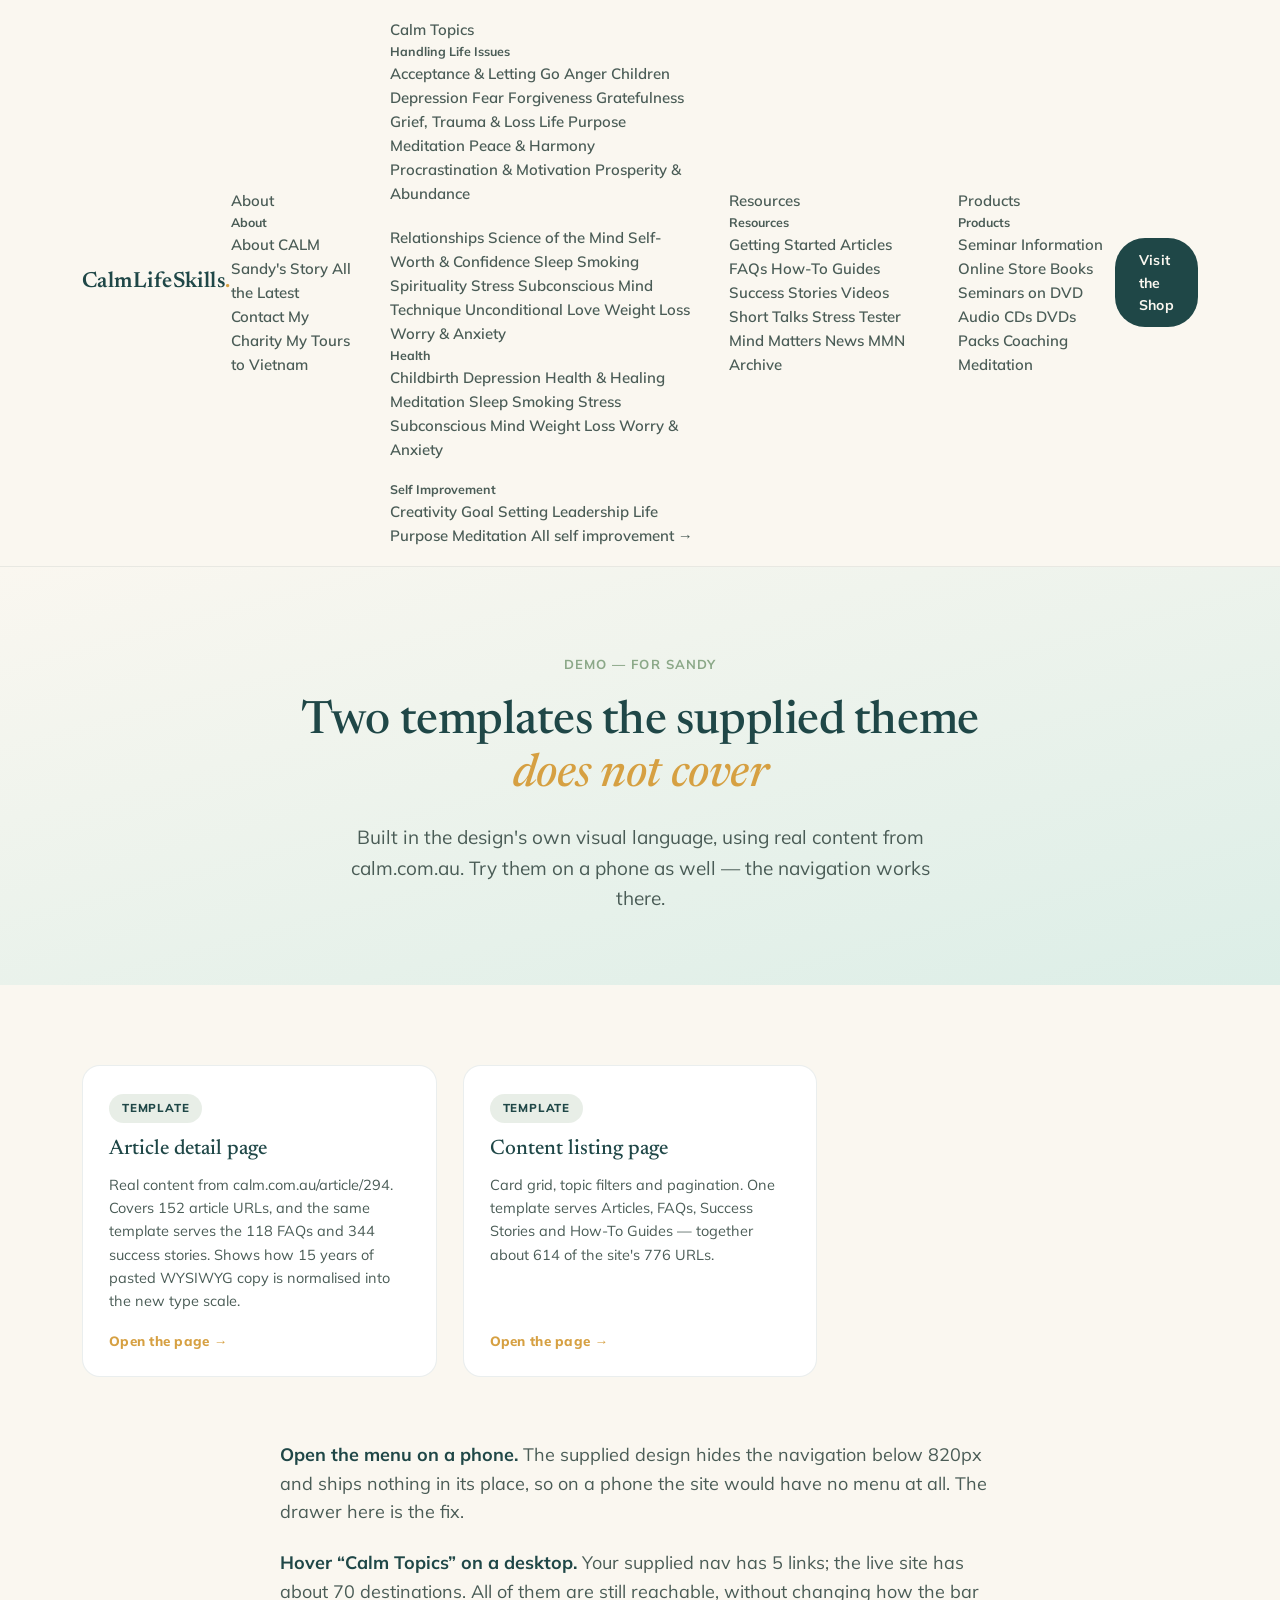
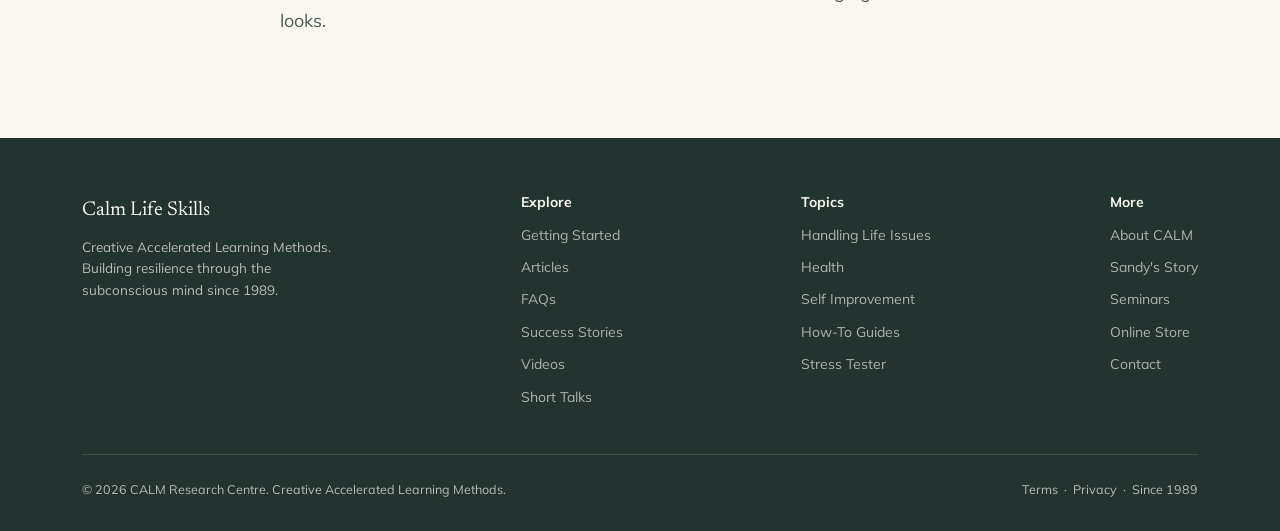
<file: index.html>
<!DOCTYPE html>
<html lang="en">
<head>
<meta charset="UTF-8">
<meta name="viewport" content="width=device-width, initial-scale=1.0">
<title>CALM design refresh — template demo</title>
<meta name="description" content="Article and listing templates built in the supplied CALM theme." />
<link rel="preconnect" href="https://fonts.googleapis.com">
<link rel="preconnect" href="https://fonts.gstatic.com" crossorigin>
<link href="https://fonts.googleapis.com/css2?family=Newsreader:ital,opsz,wght@0,72,400;0,72,500;0,72,600;1,72,400;1,72,500&family=Mulish:wght@400;500;600;700;800&display=swap" rel="stylesheet">
<link href="assets/calm-theme.css" rel="stylesheet">
</head>
<body>
<a class="skip-link" href="#main">Skip to content</a>

<div class="topbar">
  <div class="topbar-inner">
    <a href="https://www.calm.com.au/" class="logo">CalmLifeSkills<span>.</span></a>

    <nav class="nav-links" aria-label="Main">
      <div class="has-mega">
        <a href="https://www.calm.com.au/about">About</a>
        <div class="mega cols-1">
          <div>
            <h5>About</h5>
          <a href="https://www.calm.com.au/about/calm">About CALM</a>
          <a href="https://www.calm.com.au/about/sandy-macgregor">Sandy&#x27;s Story</a>
          <a href="https://www.calm.com.au/about/all-the-latest">All the Latest</a>
          <a href="https://www.calm.com.au/about/contact">Contact</a>
          <a href="https://www.calm.com.au/charity-and-others/my-charity">My Charity</a>
          <a href="https://www.calm.com.au/charity-and-others/tours-to-vietnam">My Tours to Vietnam</a>
          </div>
        </div>
      </div>

      <div class="has-mega">
        <a href="https://www.calm.com.au/topics">Calm Topics</a>
        <div class="mega cols-3">
          <div>
            <h5>Handling Life Issues</h5>
          <a href="https://www.calm.com.au/handling-life-issues/acceptance-and-letting-go">Acceptance &amp; Letting Go</a>
          <a href="https://www.calm.com.au/handling-life-issues/dealing-with-anger">Anger</a>
          <a href="https://www.calm.com.au/handling-life-issues/children">Children</a>
          <a href="https://www.calm.com.au/handling-life-issues/moving-through-depression">Depression</a>
          <a href="https://www.calm.com.au/handling-life-issues/stop-fear">Fear</a>
          <a href="https://www.calm.com.au/handling-life-issues/forgiveness">Forgiveness</a>
          <a href="https://www.calm.com.au/handling-life-issues/gratefulness">Gratefulness</a>
          <a href="https://www.calm.com.au/handling-life-issues/grief-trauma-loss">Grief, Trauma &amp; Loss</a>
          <a href="https://www.calm.com.au/handling-life-issues/life-purpose">Life Purpose</a>
          <a href="https://www.calm.com.au/handling-life-issues/meditation">Meditation</a>
          <a href="https://www.calm.com.au/handling-life-issues/peace-and-harmony">Peace &amp; Harmony</a>
          <a href="https://www.calm.com.au/handling-life-issues/procrastination-and-motivation">Procrastination &amp; Motivation</a>
          <a href="https://www.calm.com.au/handling-life-issues/prosperity-and-abundance">Prosperity &amp; Abundance</a>
          </div>
          <div>
            <h5>&nbsp;</h5>
          <a href="https://www.calm.com.au/handling-life-issues/improving-relationships">Relationships</a>
          <a href="https://www.calm.com.au/handling-life-issues/science-of-the-mind">Science of the Mind</a>
          <a href="https://www.calm.com.au/handling-life-issues/self-worth-and-confidence">Self-Worth &amp; Confidence</a>
          <a href="https://www.calm.com.au/handling-life-issues/sleep-made-easy">Sleep</a>
          <a href="https://www.calm.com.au/handling-life-issues/quit-smoking">Smoking</a>
          <a href="https://www.calm.com.au/handling-life-issues/spirituality">Spirituality</a>
          <a href="https://www.calm.com.au/handling-life-issues/stress">Stress</a>
          <a href="https://www.calm.com.au/handling-life-issues/subconscious-mind">Subconscious Mind</a>
          <a href="https://www.calm.com.au/handling-life-issues/technique">Technique</a>
          <a href="https://www.calm.com.au/handling-life-issues/unconditional-love">Unconditional Love</a>
          <a href="https://www.calm.com.au/handling-life-issues/weight-loss">Weight Loss</a>
          <a href="https://www.calm.com.au/handling-life-issues/worry-and-anxiety">Worry &amp; Anxiety</a>
          </div>
          <div>
            <h5>Health</h5>
          <a href="https://www.calm.com.au/health/labour-and-childbirth">Childbirth</a>
          <a href="https://www.calm.com.au/health/moving-through-depression">Depression</a>
          <a href="https://www.calm.com.au/health/health-and-healing">Health &amp; Healing</a>
          <a href="https://www.calm.com.au/health/meditation">Meditation</a>
          <a href="https://www.calm.com.au/health/sleep-made-easy">Sleep</a>
          <a href="https://www.calm.com.au/health/quit-smoking">Smoking</a>
          <a href="https://www.calm.com.au/health/stress">Stress</a>
          <a href="https://www.calm.com.au/health/subconscious-mind">Subconscious Mind</a>
          <a href="https://www.calm.com.au/health/weight-loss">Weight Loss</a>
          <a href="https://www.calm.com.au/health/worry-and-anxiety">Worry &amp; Anxiety</a>
            <h5 style="margin-top:18px">Self Improvement</h5>
          <a href="https://www.calm.com.au/self-improvement/enhancing-creativity">Creativity</a>
          <a href="https://www.calm.com.au/self-improvement/goal-setting">Goal Setting</a>
          <a href="https://www.calm.com.au/self-improvement/personal-leadership">Leadership</a>
          <a href="https://www.calm.com.au/self-improvement/life-purpose">Life Purpose</a>
          <a href="https://www.calm.com.au/self-improvement/meditation">Meditation</a>
            <a href="https://www.calm.com.au/self-improvement">All self improvement &rarr;</a>
          </div>
        </div>
      </div>

      <div class="has-mega">
        <a href="https://www.calm.com.au/resources">Resources</a>
        <div class="mega cols-1">
          <div>
            <h5>Resources</h5>
          <a href="https://www.calm.com.au/getting-started/">Getting Started</a>
          <a href="https://www.calm.com.au/articles">Articles</a>
          <a href="https://www.calm.com.au/faq">FAQs</a>
          <a href="https://www.calm.com.au/how-to-guides">How-To Guides</a>
          <a href="https://www.calm.com.au/success-stories">Success Stories</a>
          <a href="https://www.calm.com.au/videos">Videos</a>
          <a href="https://www.calm.com.au/short-talks">Short Talks</a>
          <a href="https://www.calm.com.au/stress-test">Stress Tester</a>
          <a href="https://www.calm.com.au/mmn/signup">Mind Matters News</a>
          <a href="https://www.calm.com.au/mmn/archive">MMN Archive</a>
          </div>
        </div>
      </div>

      <div class="has-mega">
        <a href="https://www.calm.com.au/shop">Products</a>
        <div class="mega cols-1">
          <div>
            <h5>Products</h5>
          <a href="https://www.calm.com.au/seminars">Seminar Information</a>
          <a href="https://shop.calm.com.au/">Online Store</a>
          <a href="https://shop.calm.com.au/collections/books">Books</a>
          <a href="https://shop.calm.com.au/collections/seminar">Seminars on DVD</a>
          <a href="https://shop.calm.com.au/collections/audio">Audio CDs</a>
          <a href="https://shop.calm.com.au/collections/dvd">DVDs</a>
          <a href="https://shop.calm.com.au/collections/packs">Packs</a>
          <a href="https://shop.calm.com.au/collections/personal-coaching">Coaching</a>
          <a href="https://shop.calm.com.au/collections/meditation">Meditation</a>
          </div>
        </div>
      </div>
    </nav>

    <a href="https://shop.calm.com.au/" class="nav-cta">Visit the Shop</a>

    <button class="nav-toggle" aria-label="Open menu" aria-expanded="false"
            aria-controls="site-drawer" data-drawer-open>
      <span></span><span></span><span></span>
    </button>
  </div>
</div>

<div class="drawer" id="site-drawer">
  <div class="drawer-scrim" data-drawer-close></div>
  <div class="drawer-panel" role="dialog" aria-modal="true" aria-label="Menu">
    <div class="drawer-head">
      <span class="logo">CalmLifeSkills<span>.</span></span>
      <button class="drawer-close" aria-label="Close menu" data-drawer-close>
        &times;
      </button>
    </div>

    <a class="drawer-link" href="https://www.calm.com.au/">Home</a>

    <details>
      <summary>About</summary>
      <div class="drawer-sub">
        <a href="https://www.calm.com.au/about/calm">About CALM</a>
        <a href="https://www.calm.com.au/about/sandy-macgregor">Sandy&#x27;s Story</a>
        <a href="https://www.calm.com.au/about/all-the-latest">All the Latest</a>
        <a href="https://www.calm.com.au/about/contact">Contact</a>
        <a href="https://www.calm.com.au/charity-and-others/my-charity">My Charity</a>
        <a href="https://www.calm.com.au/charity-and-others/tours-to-vietnam">My Tours to Vietnam</a>
      </div>
    </details>

    <details>
      <summary>Calm Topics</summary>
      <div class="drawer-sub">
        <h5>Handling Life Issues</h5>
        <a href="https://www.calm.com.au/handling-life-issues/acceptance-and-letting-go">Acceptance &amp; Letting Go</a>
        <a href="https://www.calm.com.au/handling-life-issues/dealing-with-anger">Anger</a>
        <a href="https://www.calm.com.au/handling-life-issues/children">Children</a>
        <a href="https://www.calm.com.au/handling-life-issues/moving-through-depression">Depression</a>
        <a href="https://www.calm.com.au/handling-life-issues/stop-fear">Fear</a>
        <a href="https://www.calm.com.au/handling-life-issues/forgiveness">Forgiveness</a>
        <a href="https://www.calm.com.au/handling-life-issues/gratefulness">Gratefulness</a>
        <a href="https://www.calm.com.au/handling-life-issues/grief-trauma-loss">Grief, Trauma &amp; Loss</a>
        <a href="https://www.calm.com.au/handling-life-issues/life-purpose">Life Purpose</a>
        <a href="https://www.calm.com.au/handling-life-issues/meditation">Meditation</a>
        <a href="https://www.calm.com.au/handling-life-issues/peace-and-harmony">Peace &amp; Harmony</a>
        <a href="https://www.calm.com.au/handling-life-issues/procrastination-and-motivation">Procrastination &amp; Motivation</a>
        <a href="https://www.calm.com.au/handling-life-issues/prosperity-and-abundance">Prosperity &amp; Abundance</a>
        <a href="https://www.calm.com.au/handling-life-issues/improving-relationships">Relationships</a>
        <a href="https://www.calm.com.au/handling-life-issues/science-of-the-mind">Science of the Mind</a>
        <a href="https://www.calm.com.au/handling-life-issues/self-worth-and-confidence">Self-Worth &amp; Confidence</a>
        <a href="https://www.calm.com.au/handling-life-issues/sleep-made-easy">Sleep</a>
        <a href="https://www.calm.com.au/handling-life-issues/quit-smoking">Smoking</a>
        <a href="https://www.calm.com.au/handling-life-issues/spirituality">Spirituality</a>
        <a href="https://www.calm.com.au/handling-life-issues/stress">Stress</a>
        <a href="https://www.calm.com.au/handling-life-issues/subconscious-mind">Subconscious Mind</a>
        <a href="https://www.calm.com.au/handling-life-issues/technique">Technique</a>
        <a href="https://www.calm.com.au/handling-life-issues/unconditional-love">Unconditional Love</a>
        <a href="https://www.calm.com.au/handling-life-issues/weight-loss">Weight Loss</a>
        <a href="https://www.calm.com.au/handling-life-issues/worry-and-anxiety">Worry &amp; Anxiety</a>
        <h5>Health</h5>
        <a href="https://www.calm.com.au/health/labour-and-childbirth">Childbirth</a>
        <a href="https://www.calm.com.au/health/moving-through-depression">Depression</a>
        <a href="https://www.calm.com.au/health/health-and-healing">Health &amp; Healing</a>
        <a href="https://www.calm.com.au/health/meditation">Meditation</a>
        <a href="https://www.calm.com.au/health/sleep-made-easy">Sleep</a>
        <a href="https://www.calm.com.au/health/quit-smoking">Smoking</a>
        <a href="https://www.calm.com.au/health/stress">Stress</a>
        <a href="https://www.calm.com.au/health/subconscious-mind">Subconscious Mind</a>
        <a href="https://www.calm.com.au/health/weight-loss">Weight Loss</a>
        <a href="https://www.calm.com.au/health/worry-and-anxiety">Worry &amp; Anxiety</a>
        <h5>Self Improvement</h5>
        <a href="https://www.calm.com.au/self-improvement/enhancing-creativity">Creativity</a>
        <a href="https://www.calm.com.au/self-improvement/goal-setting">Goal Setting</a>
        <a href="https://www.calm.com.au/self-improvement/personal-leadership">Leadership</a>
        <a href="https://www.calm.com.au/self-improvement/life-purpose">Life Purpose</a>
        <a href="https://www.calm.com.au/self-improvement/meditation">Meditation</a>
        <a href="https://www.calm.com.au/self-improvement/memory-and-learning">Memory</a>
        <a href="https://www.calm.com.au/self-improvement/prosperity-and-abundance">Prosperity &amp; Abundance</a>
        <a href="https://www.calm.com.au/self-improvement/sales-and-productivity">Sales &amp; Productivity</a>
        <a href="https://www.calm.com.au/self-improvement/science-of-the-mind">Science of the Mind</a>
        <a href="https://www.calm.com.au/self-improvement/self-worth-and-confidence">Self-Worth &amp; Confidence</a>
        <a href="https://www.calm.com.au/self-improvement/spirituality">Spirituality</a>
        <a href="https://www.calm.com.au/self-improvement/sports">Sports</a>
        <a href="https://www.calm.com.au/self-improvement/subconscious-mind">Subconscious Mind</a>
        <a href="https://www.calm.com.au/self-improvement/technique">Technique</a>
      </div>
    </details>

    <details>
      <summary>Resources</summary>
      <div class="drawer-sub">
        <a href="https://www.calm.com.au/getting-started/">Getting Started</a>
        <a href="https://www.calm.com.au/articles">Articles</a>
        <a href="https://www.calm.com.au/faq">FAQs</a>
        <a href="https://www.calm.com.au/how-to-guides">How-To Guides</a>
        <a href="https://www.calm.com.au/success-stories">Success Stories</a>
        <a href="https://www.calm.com.au/videos">Videos</a>
        <a href="https://www.calm.com.au/short-talks">Short Talks</a>
        <a href="https://www.calm.com.au/stress-test">Stress Tester</a>
        <a href="https://www.calm.com.au/mmn/signup">Mind Matters News</a>
        <a href="https://www.calm.com.au/mmn/archive">MMN Archive</a>
      </div>
    </details>

    <details>
      <summary>Products</summary>
      <div class="drawer-sub">
        <a href="https://www.calm.com.au/seminars">Seminar Information</a>
        <a href="https://shop.calm.com.au/">Online Store</a>
        <a href="https://shop.calm.com.au/collections/books">Books</a>
        <a href="https://shop.calm.com.au/collections/seminar">Seminars on DVD</a>
        <a href="https://shop.calm.com.au/collections/audio">Audio CDs</a>
        <a href="https://shop.calm.com.au/collections/dvd">DVDs</a>
        <a href="https://shop.calm.com.au/collections/packs">Packs</a>
        <a href="https://shop.calm.com.au/collections/personal-coaching">Coaching</a>
        <a href="https://shop.calm.com.au/collections/meditation">Meditation</a>
      </div>
    </details>

    <a href="https://shop.calm.com.au/" class="nav-cta">Visit the Shop</a>
  </div>
</div>

<main id="main">

<div class="page-hero">
  <div class="wrap">
    <div class="eyebrow">Demo &mdash; for Sandy</div>
    <h1>Two templates the supplied theme <em>does not cover</em></h1>
    <p>Built in the design's own visual language, using real content from
      calm.com.au. Try them on a phone as well &mdash; the navigation works
      there.</p>
  </div>
</div>

<section>
  <div class="wrap">
    <div class="card-grid">
      <a class="card" href="article.html">
        <span class="tag">Template</span>
        <h3>Article detail page</h3>
        <p>Real content from calm.com.au/article/294. Covers 152 article
          URLs, and the same template serves the 118 FAQs and 344 success
          stories. Shows how 15 years of pasted WYSIWYG copy is normalised
          into the new type scale.</p>
        <span class="more">Open the page &rarr;</span>
      </a>
      <a class="card" href="articles.html">
        <span class="tag">Template</span>
        <h3>Content listing page</h3>
        <p>Card grid, topic filters and pagination. One template serves
          Articles, FAQs, Success Stories and How-To Guides &mdash; together
          about 614 of the site's 776 URLs.</p>
        <span class="more">Open the page &rarr;</span>
      </a>
    </div>

    <div class="lead" style="margin-top:64px">
      <p><strong>Open the menu on a phone.</strong> The supplied design hides
        the navigation below 820px and ships nothing in its place, so on a
        phone the site would have no menu at all. The drawer here is the fix.</p>
      <p><strong>Hover &ldquo;Calm Topics&rdquo; on a desktop.</strong> Your
        supplied nav has 5 links; the live site has about 70 destinations.
        All of them are still reachable, without changing how the bar looks.</p>
    </div>
  </div>
</section>

</main>

<footer>
  <div class="wrap">
    <div class="footer-grid">
      <div>
        <div class="footer-logo">Calm Life Skills</div>
        <div style="max-width: 260px; font-size: 13.5px;">
          Creative Accelerated Learning Methods. Building resilience through
          the subconscious mind since 1989.
        </div>
      </div>
      <div class="footer-col">
        <h4>Explore</h4>
        <a href="{u('/getting-started/')}">Getting Started</a>
        <a href="{u('/articles')}">Articles</a>
        <a href="{u('/faq')}">FAQs</a>
        <a href="{u('/success-stories')}">Success Stories</a>
        <a href="{u('/videos')}">Videos</a>
        <a href="{u('/short-talks')}">Short Talks</a>
      </div>
      <div class="footer-col">
        <h4>Topics</h4>
        <a href="{u('/handling-life-issues')}">Handling Life Issues</a>
        <a href="{u('/health')}">Health</a>
        <a href="{u('/self-improvement')}">Self Improvement</a>
        <a href="{u('/how-to-guides')}">How-To Guides</a>
        <a href="{u('/stress-test')}">Stress Tester</a>
      </div>
      <div class="footer-col">
        <h4>More</h4>
        <a href="{u('/about/calm')}">About CALM</a>
        <a href="{u('/about/sandy-macgregor')}">Sandy's Story</a>
        <a href="{u('/seminars')}">Seminars</a>
        <a href="https://shop.calm.com.au/">Online Store</a>
        <a href="{u('/about/contact')}">Contact</a>
      </div>
    </div>
    <div class="footer-bottom">
      <span>&copy; 2026 CALM Research Centre. Creative Accelerated Learning
        Methods.</span>
      <span><a href="{u('/terms')}">Terms</a> &nbsp;&middot;&nbsp;
        <a href="{u('/privacy')}">Privacy</a> &nbsp;&middot;&nbsp; Since 1989</span>
    </div>
  </div>
</footer>

<script>
(function () {
  var body = document.body;
  var toggle = document.querySelector('[data-drawer-open]');

  function close() {
    body.classList.remove('drawer-open');
    if (toggle) { toggle.setAttribute('aria-expanded', 'false'); toggle.focus(); }
  }

  if (toggle) {
    toggle.addEventListener('click', function () {
      body.classList.add('drawer-open');
      toggle.setAttribute('aria-expanded', 'true');
    });
  }

  document.querySelectorAll('[data-drawer-close]').forEach(function (el) {
    el.addEventListener('click', close);
  });

  document.addEventListener('keydown', function (e) {
    if (e.key === 'Escape' && body.classList.contains('drawer-open')) close();
  });

  /* 15 years of WYSIWYG editing left <div>&nbsp;</div> spacers between
     every paragraph. They were invisible under Bootstrap's tighter
     leading; under the new type scale they open large gaps. Shown here
     client-side so the effect is visible — in the PHP build this same
     collapse happens once, server-side, when the article body renders. */
  document.querySelectorAll('.article-body > div, .article-body > p')
    .forEach(function (el) {
      if (!el.querySelector('img') &&
          el.textContent.replace(/\u00a0|\s/g, '') === '') {
        el.remove();
      }
    });
})();
</script>

</body>
</html>
</file>
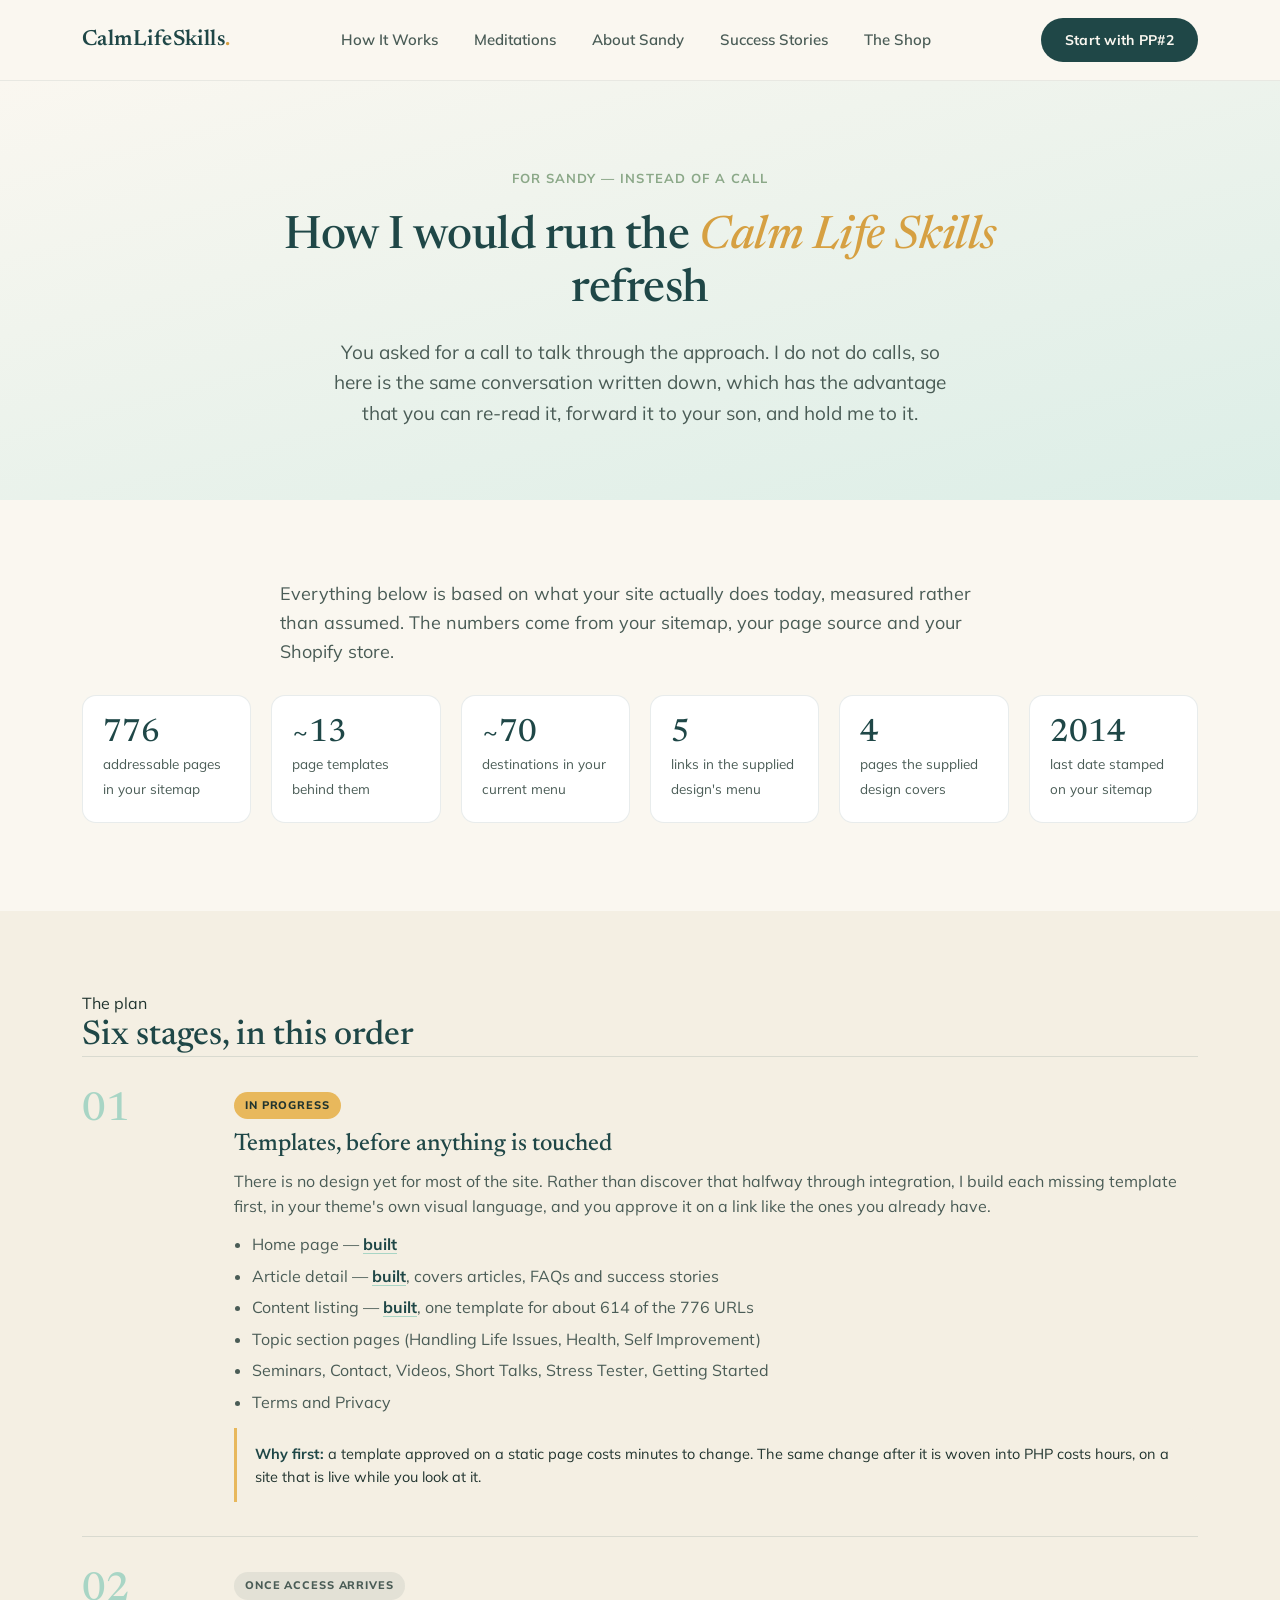
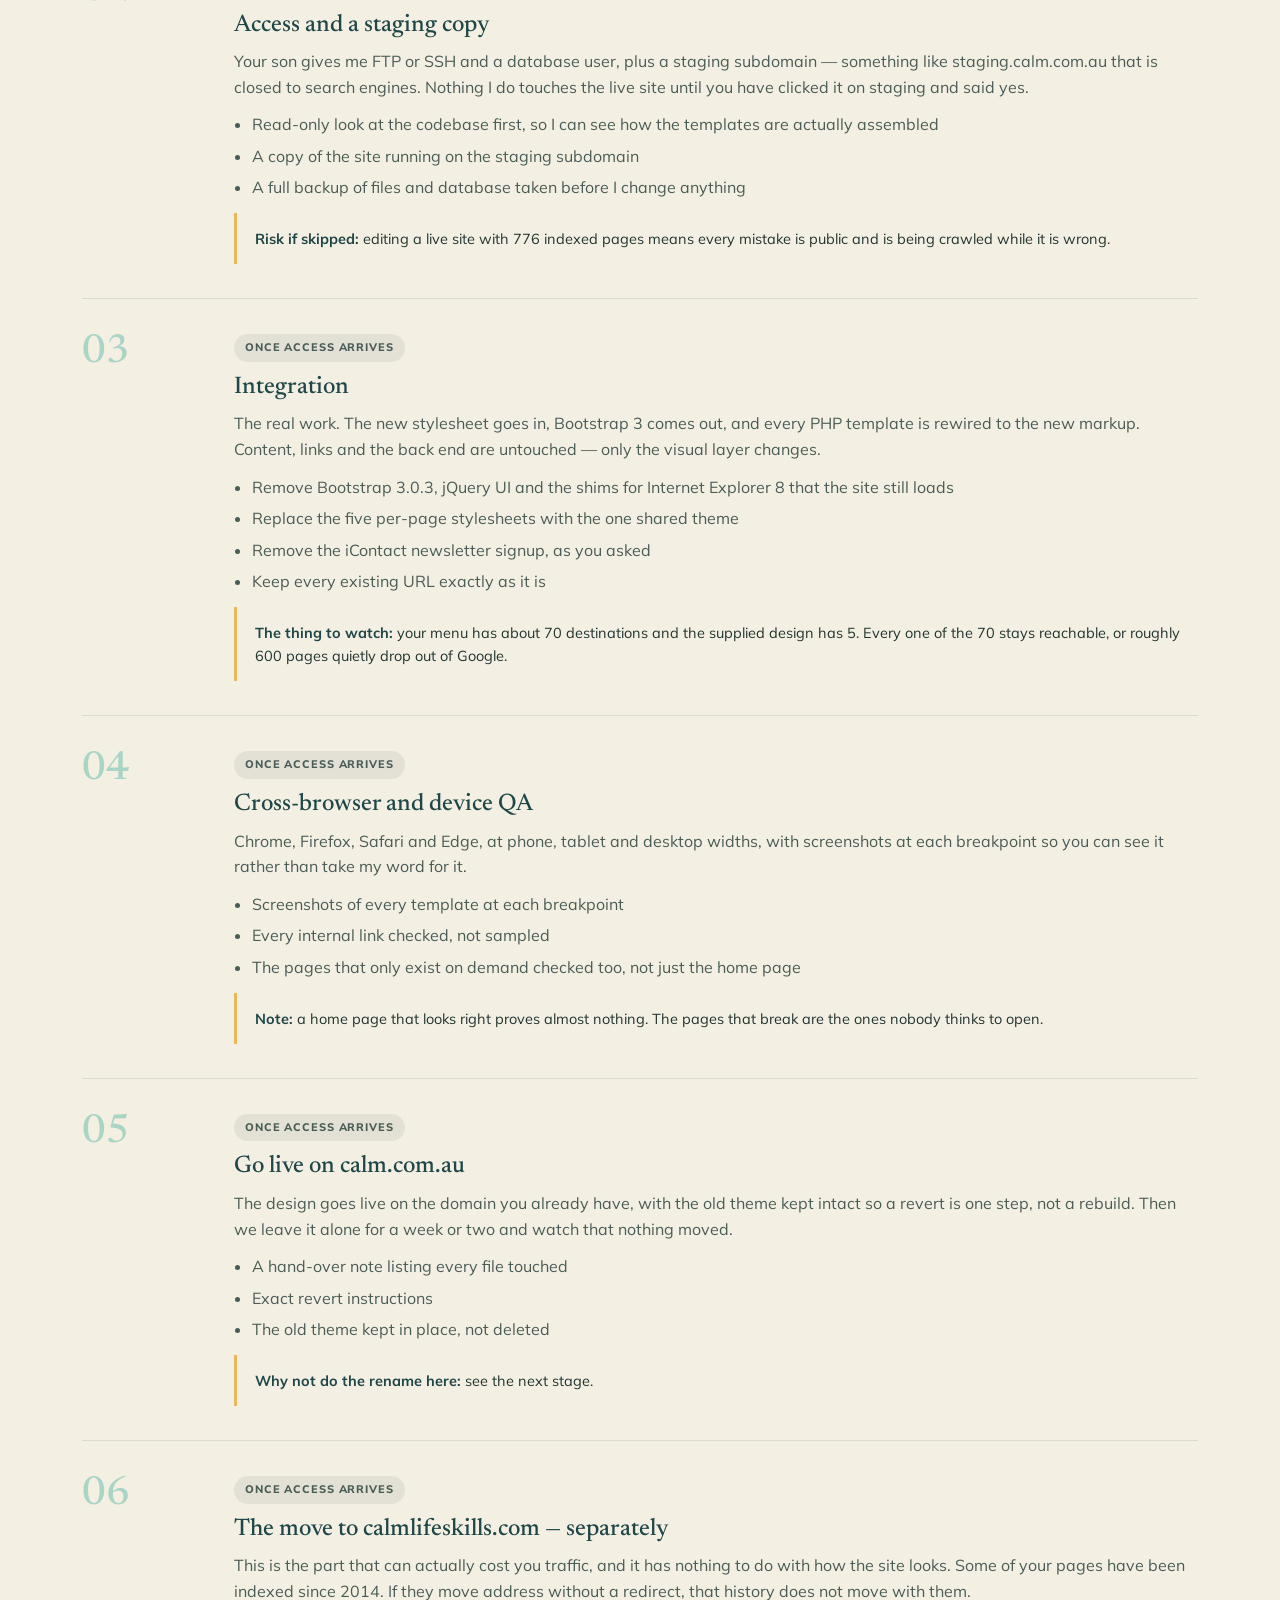
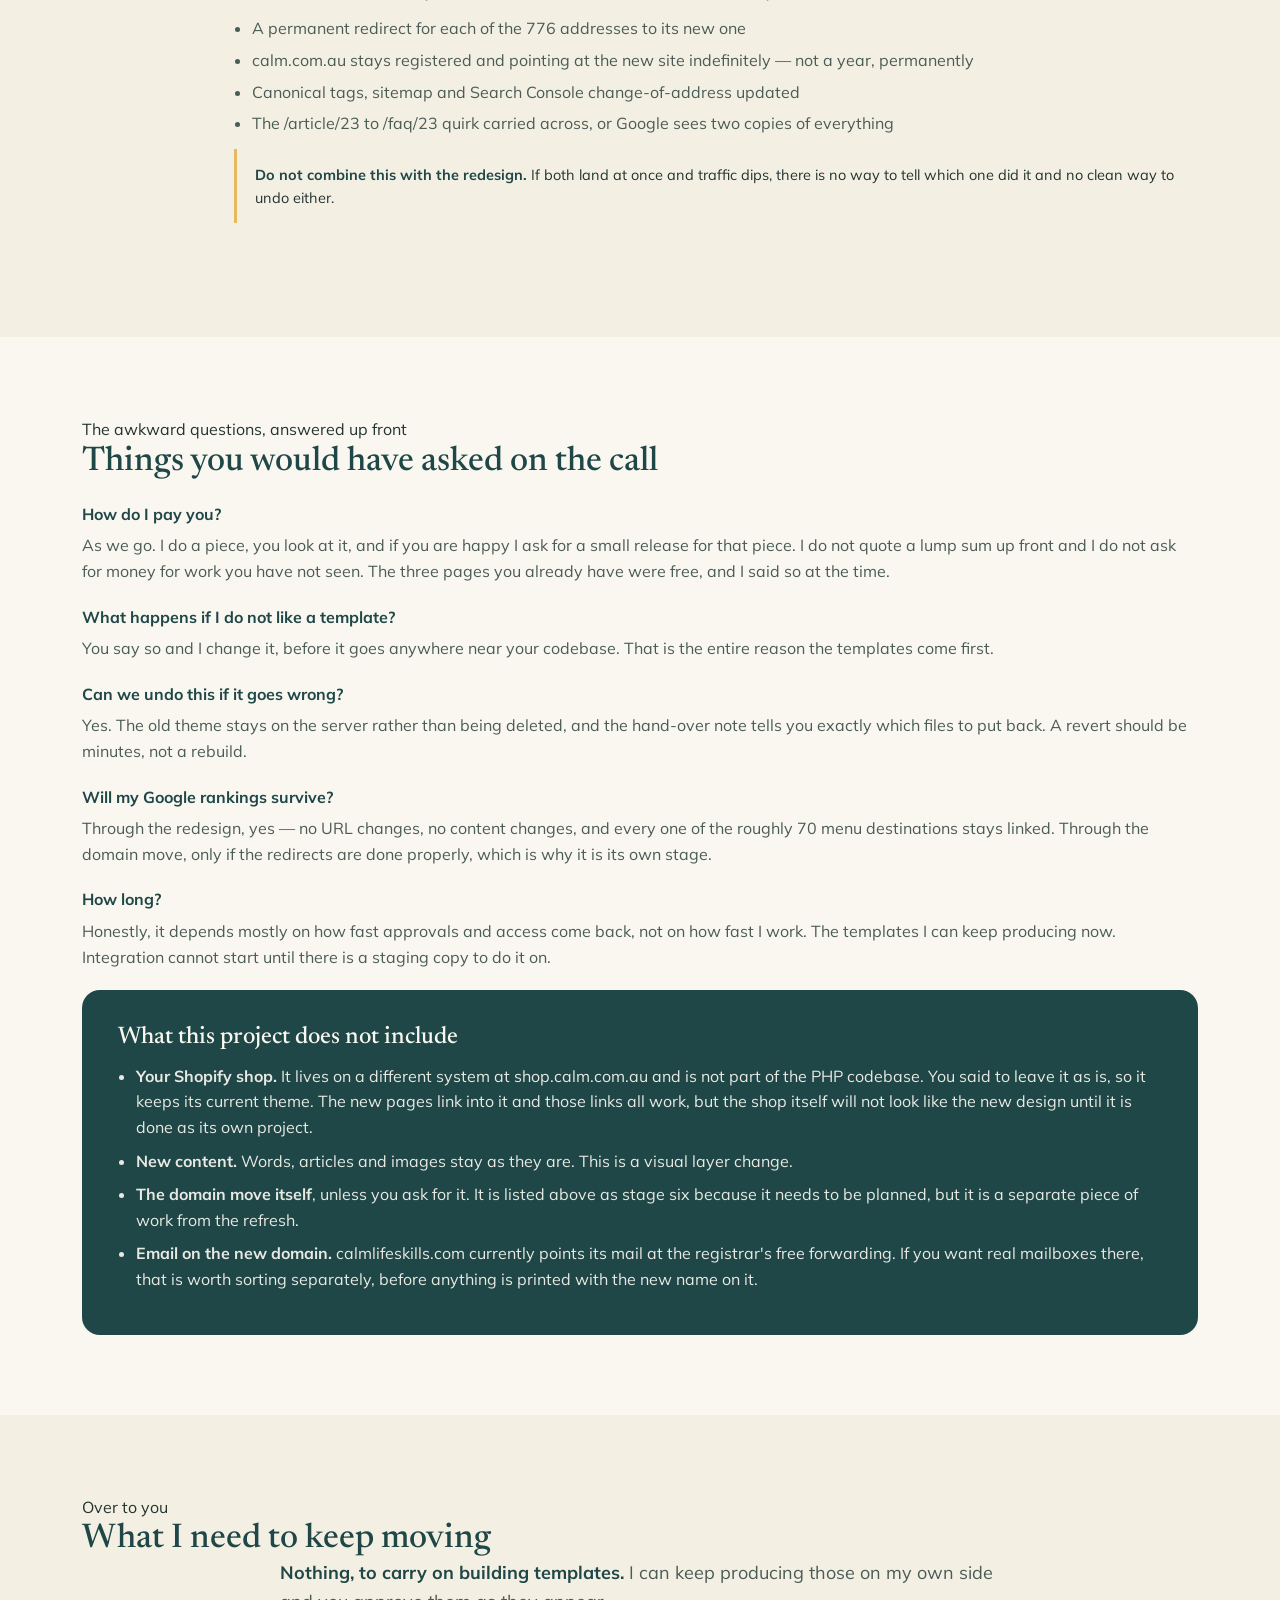
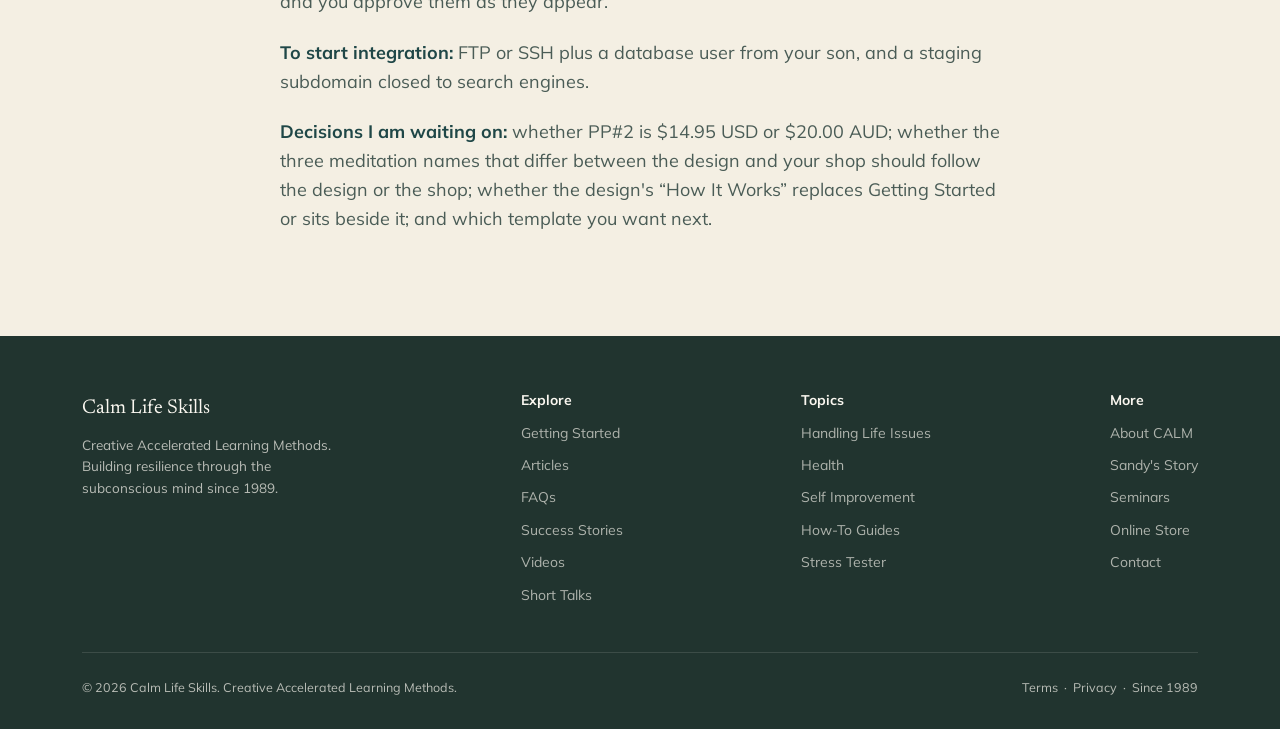
<file: approach.html>
<!DOCTYPE html>
<html lang="en">
<head>
<meta charset="UTF-8">
<meta name="viewport" content="width=device-width, initial-scale=1.0">
<title>How I would run the Calm Life Skills refresh</title>
<meta name="description" content="The approach, sequencing and risks for the Calm Life Skills design refresh, written in place of a call." />
<link rel="preconnect" href="https://fonts.googleapis.com">
<link rel="preconnect" href="https://fonts.gstatic.com" crossorigin>
<link href="https://fonts.googleapis.com/css2?family=Newsreader:ital,opsz,wght@0,72,400;0,72,500;0,72,600;1,72,400;1,72,500&family=Mulish:wght@400;500;600;700;800&display=swap" rel="stylesheet">
<link href="assets/calm-theme.css" rel="stylesheet">
<link href="assets/calm-approach.css" rel="stylesheet">
</head>
<body>
<a class="skip-link" href="#main">Skip to content</a>

<div class="topbar">
  <div class="topbar-inner">
    <a href="home.html" class="logo">CalmLifeSkills<span>.</span></a>

    <nav class="nav-links" aria-label="Main">
      <a href="how-it-works.html">How It Works</a>
      <a href="meditations.html">Meditations</a>
      <a href="https://www.calm.com.au/about/sandy-macgregor">About Sandy</a>
      <a href="https://www.calm.com.au/success-stories">Success Stories</a>
      <a href="https://shop.calm.com.au/">The Shop</a>
    </nav>

    <a href="https://shop.calm.com.au/products/peaceful-place-series-cd-no-2-guided-imagery-download" class="nav-cta">Start with PP#2</a>

    <button class="nav-toggle" aria-label="Open menu" aria-expanded="false"
            aria-controls="site-drawer" data-drawer-open>
      <span></span><span></span><span></span>
    </button>
  </div>
</div>

<div class="drawer" id="site-drawer">
  <div class="drawer-scrim" data-drawer-close></div>
  <div class="drawer-panel" role="dialog" aria-modal="true" aria-label="Menu">
    <div class="drawer-head">
      <span class="logo">CalmLifeSkills<span>.</span></span>
      <button class="drawer-close" aria-label="Close menu" data-drawer-close>
        &times;
      </button>
    </div>

    <a class="drawer-link" href="how-it-works.html">How It Works</a>
    <a class="drawer-link" href="meditations.html">Meditations</a>
    <a class="drawer-link" href="https://www.calm.com.au/about/sandy-macgregor">About Sandy</a>
    <a class="drawer-link" href="https://www.calm.com.au/success-stories">Success Stories</a>
    <a class="drawer-link" href="https://shop.calm.com.au/">The Shop</a>

    <p class="drawer-note">Everything else on the site</p>
    <details>
      <summary>Calm Topics</summary>
      <div class="drawer-sub">
        <a href="https://www.calm.com.au/handling-life-issues/acceptance-and-letting-go">Acceptance &amp; Letting Go</a>
        <a href="https://www.calm.com.au/handling-life-issues/dealing-with-anger">Anger</a>
        <a href="https://www.calm.com.au/handling-life-issues/children">Children</a>
        <a href="https://www.calm.com.au/handling-life-issues/moving-through-depression">Depression</a>
        <a href="https://www.calm.com.au/handling-life-issues/stop-fear">Fear</a>
        <a href="https://www.calm.com.au/handling-life-issues/forgiveness">Forgiveness</a>
        <a href="https://www.calm.com.au/handling-life-issues/gratefulness">Gratefulness</a>
        <a href="https://www.calm.com.au/handling-life-issues/grief-trauma-loss">Grief, Trauma &amp; Loss</a>
        <a href="https://www.calm.com.au/handling-life-issues/life-purpose">Life Purpose</a>
        <a href="https://www.calm.com.au/handling-life-issues/meditation">Meditation</a>
        <a href="https://www.calm.com.au/handling-life-issues/peace-and-harmony">Peace &amp; Harmony</a>
        <a href="https://www.calm.com.au/handling-life-issues/procrastination-and-motivation">Procrastination &amp; Motivation</a>
        <a href="https://www.calm.com.au/handling-life-issues/prosperity-and-abundance">Prosperity &amp; Abundance</a>
        <a href="https://www.calm.com.au/handling-life-issues/improving-relationships">Relationships</a>
        <a href="https://www.calm.com.au/handling-life-issues/science-of-the-mind">Science of the Mind</a>
        <a href="https://www.calm.com.au/handling-life-issues/self-worth-and-confidence">Self-Worth &amp; Confidence</a>
        <a href="https://www.calm.com.au/handling-life-issues/sleep-made-easy">Sleep</a>
        <a href="https://www.calm.com.au/handling-life-issues/quit-smoking">Smoking</a>
        <a href="https://www.calm.com.au/handling-life-issues/spirituality">Spirituality</a>
        <a href="https://www.calm.com.au/handling-life-issues/stress">Stress</a>
        <a href="https://www.calm.com.au/handling-life-issues/subconscious-mind">Subconscious Mind</a>
        <a href="https://www.calm.com.au/handling-life-issues/technique">Technique</a>
        <a href="https://www.calm.com.au/handling-life-issues/unconditional-love">Unconditional Love</a>
        <a href="https://www.calm.com.au/handling-life-issues/weight-loss">Weight Loss</a>
        <a href="https://www.calm.com.au/handling-life-issues/worry-and-anxiety">Worry &amp; Anxiety</a>
        <a href="https://www.calm.com.au/health/labour-and-childbirth">Childbirth</a>
        <a href="https://www.calm.com.au/health/moving-through-depression">Depression</a>
        <a href="https://www.calm.com.au/health/health-and-healing">Health &amp; Healing</a>
        <a href="https://www.calm.com.au/health/meditation">Meditation</a>
        <a href="https://www.calm.com.au/health/sleep-made-easy">Sleep</a>
        <a href="https://www.calm.com.au/health/quit-smoking">Smoking</a>
        <a href="https://www.calm.com.au/health/stress">Stress</a>
        <a href="https://www.calm.com.au/health/subconscious-mind">Subconscious Mind</a>
        <a href="https://www.calm.com.au/health/weight-loss">Weight Loss</a>
        <a href="https://www.calm.com.au/health/worry-and-anxiety">Worry &amp; Anxiety</a>
        <a href="https://www.calm.com.au/self-improvement/enhancing-creativity">Creativity</a>
        <a href="https://www.calm.com.au/self-improvement/goal-setting">Goal Setting</a>
        <a href="https://www.calm.com.au/self-improvement/personal-leadership">Leadership</a>
        <a href="https://www.calm.com.au/self-improvement/life-purpose">Life Purpose</a>
        <a href="https://www.calm.com.au/self-improvement/meditation">Meditation</a>
        <a href="https://www.calm.com.au/self-improvement/memory-and-learning">Memory</a>
        <a href="https://www.calm.com.au/self-improvement/prosperity-and-abundance">Prosperity &amp; Abundance</a>
        <a href="https://www.calm.com.au/self-improvement/sales-and-productivity">Sales &amp; Productivity</a>
        <a href="https://www.calm.com.au/self-improvement/science-of-the-mind">Science of the Mind</a>
        <a href="https://www.calm.com.au/self-improvement/self-worth-and-confidence">Self-Worth &amp; Confidence</a>
        <a href="https://www.calm.com.au/self-improvement/spirituality">Spirituality</a>
        <a href="https://www.calm.com.au/self-improvement/sports">Sports</a>
        <a href="https://www.calm.com.au/self-improvement/subconscious-mind">Subconscious Mind</a>
        <a href="https://www.calm.com.au/self-improvement/technique">Technique</a>
      </div>
    </details>
    <details>
      <summary>Resources</summary>
      <div class="drawer-sub">
        <a href="https://www.calm.com.au/getting-started/">Getting Started</a>
        <a href="https://www.calm.com.au/articles">Articles</a>
        <a href="https://www.calm.com.au/faq">FAQs</a>
        <a href="https://www.calm.com.au/how-to-guides">How-To Guides</a>
        <a href="https://www.calm.com.au/success-stories">Success Stories</a>
        <a href="https://www.calm.com.au/videos">Videos</a>
        <a href="https://www.calm.com.au/short-talks">Short Talks</a>
        <a href="https://www.calm.com.au/stress-test">Stress Tester</a>
        <a href="https://www.calm.com.au/mmn/signup">Mind Matters News</a>
        <a href="https://www.calm.com.au/mmn/archive">MMN Archive</a>
      </div>
    </details>
    <details>
      <summary>About</summary>
      <div class="drawer-sub">
        <a href="https://www.calm.com.au/about/calm">About CALM</a>
        <a href="https://www.calm.com.au/about/sandy-macgregor">Sandy&#x27;s Story</a>
        <a href="https://www.calm.com.au/about/all-the-latest">All the Latest</a>
        <a href="https://www.calm.com.au/about/contact">Contact</a>
        <a href="https://www.calm.com.au/charity-and-others/my-charity">My Charity</a>
        <a href="https://www.calm.com.au/charity-and-others/tours-to-vietnam">My Tours to Vietnam</a>
      </div>
    </details>
    <details>
      <summary>Products</summary>
      <div class="drawer-sub">
        <a href="https://www.calm.com.au/seminars">Seminar Information</a>
        <a href="https://shop.calm.com.au/">Online Store</a>
        <a href="https://shop.calm.com.au/collections/books">Books</a>
        <a href="https://shop.calm.com.au/collections/seminar">Seminars on DVD</a>
        <a href="https://shop.calm.com.au/collections/audio">Audio CDs</a>
        <a href="https://shop.calm.com.au/collections/dvd">DVDs</a>
        <a href="https://shop.calm.com.au/collections/packs">Packs</a>
        <a href="https://shop.calm.com.au/collections/personal-coaching">Coaching</a>
        <a href="https://shop.calm.com.au/collections/meditation">Meditation</a>
      </div>
    </details>

    <a href="https://shop.calm.com.au/products/peaceful-place-series-cd-no-2-guided-imagery-download" class="nav-cta">Start with PP#2</a>
  </div>
</div>

<main id="main">

<div class="page-hero">
  <div class="wrap">
    <div class="eyebrow">For Sandy &mdash; instead of a call</div>
    <h1>How I would run the <em>Calm Life Skills</em> refresh</h1>
    <p>You asked for a call to talk through the approach. I do not do calls,
      so here is the same conversation written down, which has the advantage
      that you can re-read it, forward it to your son, and hold me to it.</p>
  </div>
</div>

<section>
  <div class="wrap">
    <div class="lead">
      <p>Everything below is based on what your site actually does today,
        measured rather than assumed. The numbers come from your sitemap,
        your page source and your Shopify store.</p>
    </div>

    <div class="facts">
      <div class="fact"><strong>776</strong><span>addressable pages in your
        sitemap</span></div>
      <div class="fact"><strong>~13</strong><span>page templates behind
        them</span></div>
      <div class="fact"><strong>~70</strong><span>destinations in your current
        menu</span></div>
      <div class="fact"><strong>5</strong><span>links in the supplied
        design's menu</span></div>
      <div class="fact"><strong>4</strong><span>pages the supplied design
        covers</span></div>
      <div class="fact"><strong>2014</strong><span>last date stamped on your
        sitemap</span></div>
    </div>
  </div>
</section>

<section style="background:var(--cream-warm)">
  <div class="wrap">
    <div class="section-head" style="text-align:left;max-width:none">
      <div class="eyebrow">The plan</div>
      <h2 style="font-size:34px">Six stages, in this order</h2>
    </div>
    <div class="stage">
      <div class="stage-no">01</div>
      <div>
        <span class="status now">In progress</span>
        <h3>Templates, before anything is touched</h3>
        <p>There is no design yet for most of the site. Rather than discover that halfway through integration, I build each missing template first, in your theme's own visual language, and you approve it on a link like the ones you already have.</p>
        <ul><li>Home page &mdash; <a href="home.html">built</a></li><li>Article detail &mdash; <a href="article.html">built</a>, covers articles, FAQs and success stories</li><li>Content listing &mdash; <a href="articles.html">built</a>, one template for about 614 of the 776 URLs</li><li>Topic section pages (Handling Life Issues, Health, Self Improvement)</li><li>Seminars, Contact, Videos, Short Talks, Stress Tester, Getting Started</li><li>Terms and Privacy</li></ul>
        <div class="risk"><strong>Why first:</strong> a template approved on a static page costs minutes to change. The same change after it is woven into PHP costs hours, on a site that is live while you look at it.</div>
      </div>
    </div>
    <div class="stage">
      <div class="stage-no">02</div>
      <div>
        <span class="status later">Once access arrives</span>
        <h3>Access and a staging copy</h3>
        <p>Your son gives me FTP or SSH and a database user, plus a staging subdomain &mdash; something like staging.calm.com.au that is closed to search engines. Nothing I do touches the live site until you have clicked it on staging and said yes.</p>
        <ul><li>Read-only look at the codebase first, so I can see how the templates are actually assembled</li><li>A copy of the site running on the staging subdomain</li><li>A full backup of files and database taken before I change anything</li></ul>
        <div class="risk"><strong>Risk if skipped:</strong> editing a live site with 776 indexed pages means every mistake is public and is being crawled while it is wrong.</div>
      </div>
    </div>
    <div class="stage">
      <div class="stage-no">03</div>
      <div>
        <span class="status later">Once access arrives</span>
        <h3>Integration</h3>
        <p>The real work. The new stylesheet goes in, Bootstrap 3 comes out, and every PHP template is rewired to the new markup. Content, links and the back end are untouched &mdash; only the visual layer changes.</p>
        <ul><li>Remove Bootstrap 3.0.3, jQuery UI and the shims for Internet Explorer 8 that the site still loads</li><li>Replace the five per-page stylesheets with the one shared theme</li><li>Remove the iContact newsletter signup, as you asked</li><li>Keep every existing URL exactly as it is</li></ul>
        <div class="risk"><strong>The thing to watch:</strong> your menu has about 70 destinations and the supplied design has 5. Every one of the 70 stays reachable, or roughly 600 pages quietly drop out of Google.</div>
      </div>
    </div>
    <div class="stage">
      <div class="stage-no">04</div>
      <div>
        <span class="status later">Once access arrives</span>
        <h3>Cross-browser and device QA</h3>
        <p>Chrome, Firefox, Safari and Edge, at phone, tablet and desktop widths, with screenshots at each breakpoint so you can see it rather than take my word for it.</p>
        <ul><li>Screenshots of every template at each breakpoint</li><li>Every internal link checked, not sampled</li><li>The pages that only exist on demand checked too, not just the home page</li></ul>
        <div class="risk"><strong>Note:</strong> a home page that looks right proves almost nothing. The pages that break are the ones nobody thinks to open.</div>
      </div>
    </div>
    <div class="stage">
      <div class="stage-no">05</div>
      <div>
        <span class="status later">Once access arrives</span>
        <h3>Go live on calm.com.au</h3>
        <p>The design goes live on the domain you already have, with the old theme kept intact so a revert is one step, not a rebuild. Then we leave it alone for a week or two and watch that nothing moved.</p>
        <ul><li>A hand-over note listing every file touched</li><li>Exact revert instructions</li><li>The old theme kept in place, not deleted</li></ul>
        <div class="risk"><strong>Why not do the rename here:</strong> see the next stage.</div>
      </div>
    </div>
    <div class="stage">
      <div class="stage-no">06</div>
      <div>
        <span class="status later">Once access arrives</span>
        <h3>The move to calmlifeskills.com &mdash; separately</h3>
        <p>This is the part that can actually cost you traffic, and it has nothing to do with how the site looks. Some of your pages have been indexed since 2014. If they move address without a redirect, that history does not move with them.</p>
        <ul><li>A permanent redirect for each of the 776 addresses to its new one</li><li>calm.com.au stays registered and pointing at the new site indefinitely &mdash; not a year, permanently</li><li>Canonical tags, sitemap and Search Console change-of-address updated</li><li>The /article/23 to /faq/23 quirk carried across, or Google sees two copies of everything</li></ul>
        <div class="risk"><strong>Do not combine this with the redesign.</strong> If both land at once and traffic dips, there is no way to tell which one did it and no clean way to undo either.</div>
      </div>
    </div>
  </div>
</section>

<section>
  <div class="wrap">
    <div class="section-head" style="text-align:left;max-width:none">
      <div class="eyebrow">The awkward questions, answered up front</div>
      <h2 style="font-size:34px">Things you would have asked on the call</h2>
    </div>

    <dl class="qa">
      <dt>How do I pay you?</dt>
      <dd>As we go. I do a piece, you look at it, and if you are happy I ask
        for a small release for that piece. I do not quote a lump sum up
        front and I do not ask for money for work you have not seen. The
        three pages you already have were free, and I said so at the time.</dd>

      <dt>What happens if I do not like a template?</dt>
      <dd>You say so and I change it, before it goes anywhere near your
        codebase. That is the entire reason the templates come first.</dd>

      <dt>Can we undo this if it goes wrong?</dt>
      <dd>Yes. The old theme stays on the server rather than being deleted,
        and the hand-over note tells you exactly which files to put back. A
        revert should be minutes, not a rebuild.</dd>

      <dt>Will my Google rankings survive?</dt>
      <dd>Through the redesign, yes &mdash; no URL changes, no content
        changes, and every one of the roughly 70 menu destinations stays
        linked. Through the domain move, only if the redirects are done
        properly, which is why it is its own stage.</dd>

      <dt>How long?</dt>
      <dd>Honestly, it depends mostly on how fast approvals and access come
        back, not on how fast I work. The templates I can keep producing now.
        Integration cannot start until there is a staging copy to do it on.</dd>
    </dl>

    <div class="notbuilt">
      <h3>What this project does not include</h3>
      <ul>
        <li><strong>Your Shopify shop.</strong> It lives on a different
          system at shop.calm.com.au and is not part of the PHP codebase. You
          said to leave it as is, so it keeps its current theme. The new pages
          link into it and those links all work, but the shop itself will not
          look like the new design until it is done as its own project.</li>
        <li><strong>New content.</strong> Words, articles and images stay as
          they are. This is a visual layer change.</li>
        <li><strong>The domain move itself</strong>, unless you ask for it.
          It is listed above as stage six because it needs to be planned, but
          it is a separate piece of work from the refresh.</li>
        <li><strong>Email on the new domain.</strong> calmlifeskills.com
          currently points its mail at the registrar's free forwarding. If you
          want real mailboxes there, that is worth sorting separately, before
          anything is printed with the new name on it.</li>
      </ul>
    </div>
  </div>
</section>

<section style="background:var(--cream-warm)">
  <div class="wrap">
    <div class="section-head" style="text-align:left;max-width:none">
      <div class="eyebrow">Over to you</div>
      <h2 style="font-size:34px">What I need to keep moving</h2>
    </div>
    <div class="lead">
      <p><strong>Nothing, to carry on building templates.</strong> I can keep
        producing those on my own side and you approve them as they appear.</p>
      <p><strong>To start integration:</strong> FTP or SSH plus a database
        user from your son, and a staging subdomain closed to search
        engines.</p>
      <p><strong>Decisions I am waiting on:</strong> whether PP#2 is $14.95
        USD or $20.00 AUD; whether the three meditation names that differ
        between the design and your shop should follow the design or the shop;
        whether the design's &ldquo;How It Works&rdquo; replaces Getting
        Started or sits beside it; and which template you want next.</p>
    </div>
  </div>
</section>

</main>

<footer>
  <div class="wrap">
    <div class="footer-grid">
      <div>
        <div class="footer-logo">Calm Life Skills</div>
        <div style="max-width: 260px; font-size: 13.5px;">
          Creative Accelerated Learning Methods. Building resilience through
          the subconscious mind since 1989.
        </div>
      </div>
      <div class="footer-col">
        <h4>Explore</h4>
        <a href="{u('/getting-started/')}">Getting Started</a>
        <a href="{u('/articles')}">Articles</a>
        <a href="{u('/faq')}">FAQs</a>
        <a href="{u('/success-stories')}">Success Stories</a>
        <a href="{u('/videos')}">Videos</a>
        <a href="{u('/short-talks')}">Short Talks</a>
      </div>
      <div class="footer-col">
        <h4>Topics</h4>
        <a href="{u('/handling-life-issues')}">Handling Life Issues</a>
        <a href="{u('/health')}">Health</a>
        <a href="{u('/self-improvement')}">Self Improvement</a>
        <a href="{u('/how-to-guides')}">How-To Guides</a>
        <a href="{u('/stress-test')}">Stress Tester</a>
      </div>
      <div class="footer-col">
        <h4>More</h4>
        <a href="{u('/about/calm')}">About CALM</a>
        <a href="{u('/about/sandy-macgregor')}">Sandy's Story</a>
        <a href="{u('/seminars')}">Seminars</a>
        <a href="https://shop.calm.com.au/">Online Store</a>
        <a href="{u('/about/contact')}">Contact</a>
      </div>
    </div>
    <div class="footer-bottom">
      <span>&copy; 2026 Calm Life Skills. Creative Accelerated Learning
        Methods.</span>
      <span><a href="{u('/terms')}">Terms</a> &nbsp;&middot;&nbsp;
        <a href="{u('/privacy')}">Privacy</a> &nbsp;&middot;&nbsp; Since 1989</span>
    </div>
  </div>
</footer>

<script>
(function () {
  var body = document.body;
  var toggle = document.querySelector('[data-drawer-open]');

  function close() {
    body.classList.remove('drawer-open');
    if (toggle) { toggle.setAttribute('aria-expanded', 'false'); toggle.focus(); }
  }

  if (toggle) {
    toggle.addEventListener('click', function () {
      body.classList.add('drawer-open');
      toggle.setAttribute('aria-expanded', 'true');
    });
  }

  document.querySelectorAll('[data-drawer-close]').forEach(function (el) {
    el.addEventListener('click', close);
  });

  document.addEventListener('keydown', function (e) {
    if (e.key === 'Escape' && body.classList.contains('drawer-open')) close();
  });

  /* 15 years of WYSIWYG editing left <div>&nbsp;</div> spacers between
     every paragraph. They were invisible under Bootstrap's tighter
     leading; under the new type scale they open large gaps. Shown here
     client-side so the effect is visible — in the PHP build this same
     collapse happens once, server-side, when the article body renders. */
  document.querySelectorAll('.article-body > div, .article-body > p')
    .forEach(function (el) {
      if (!el.querySelector('img') &&
          el.textContent.replace(/\u00a0|\s/g, '') === '') {
        el.remove();
      }
    });
})();
</script>

</body>
</html>
</file>
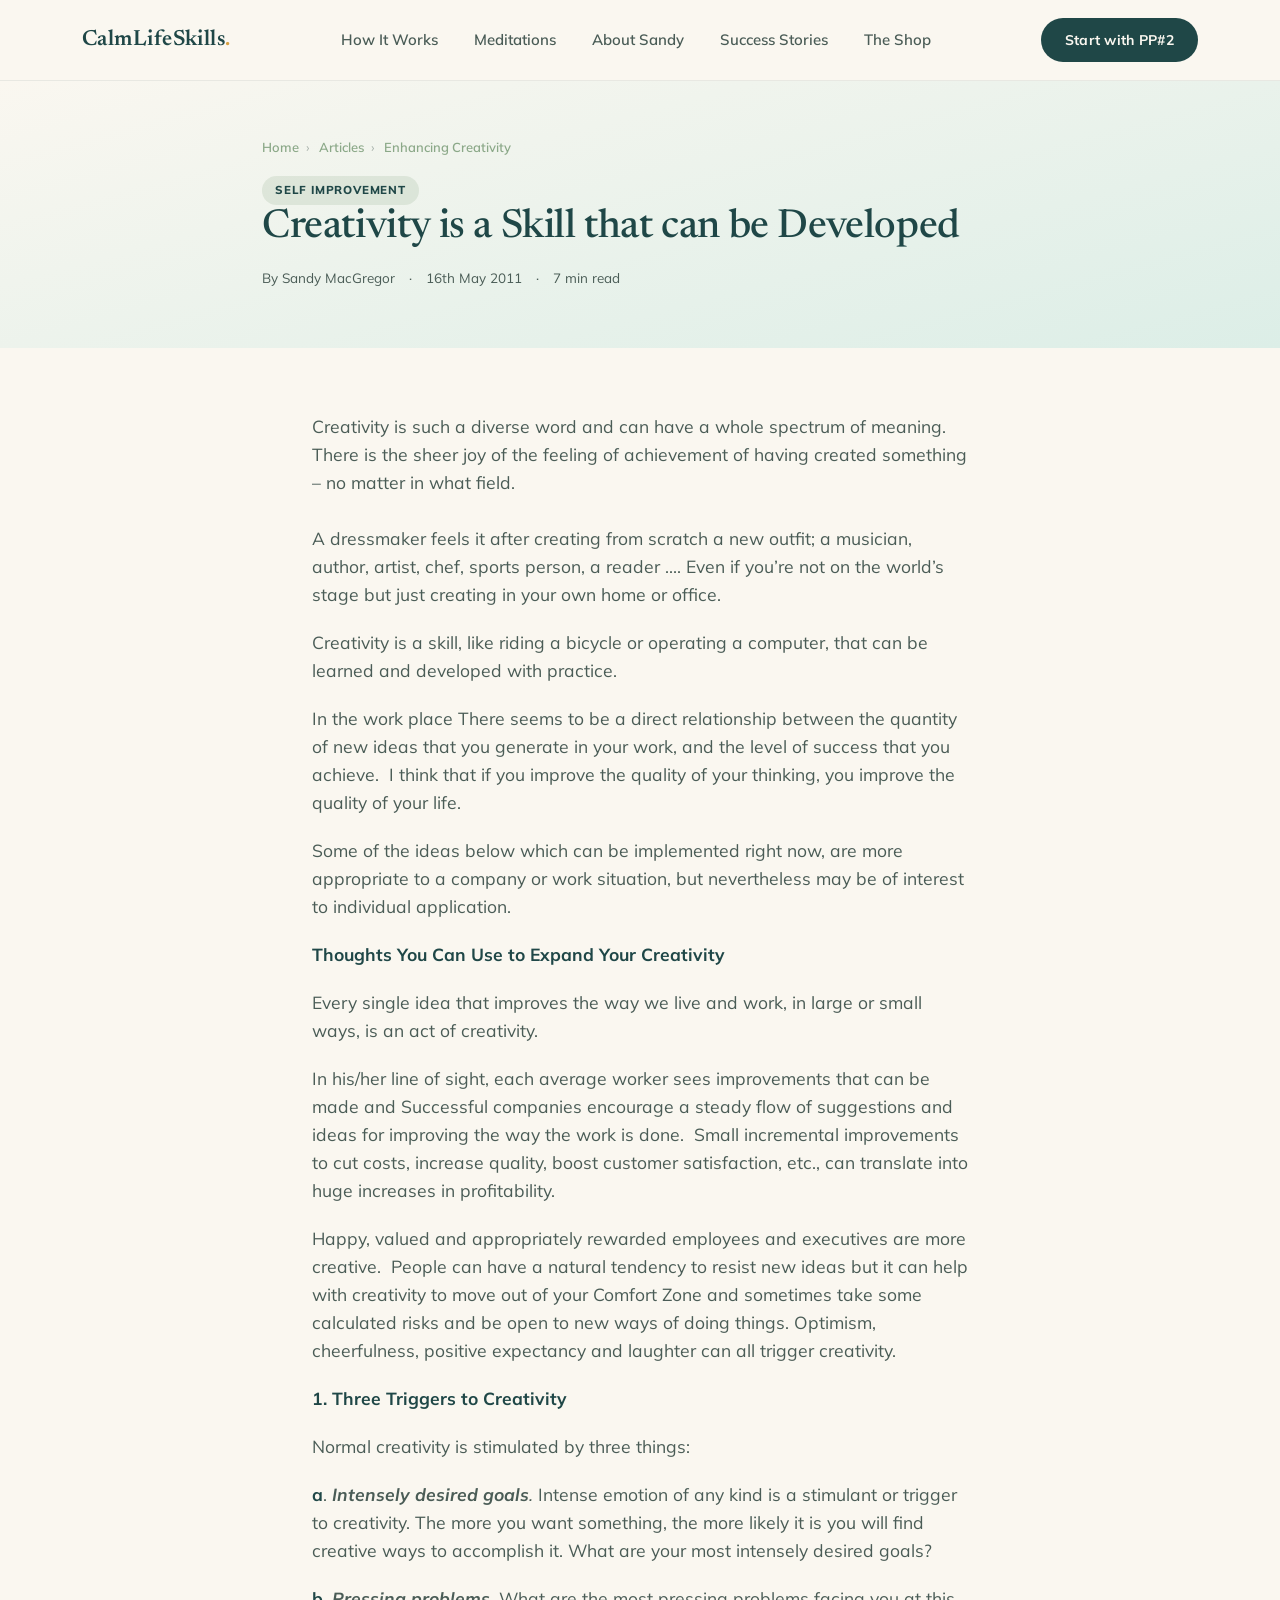
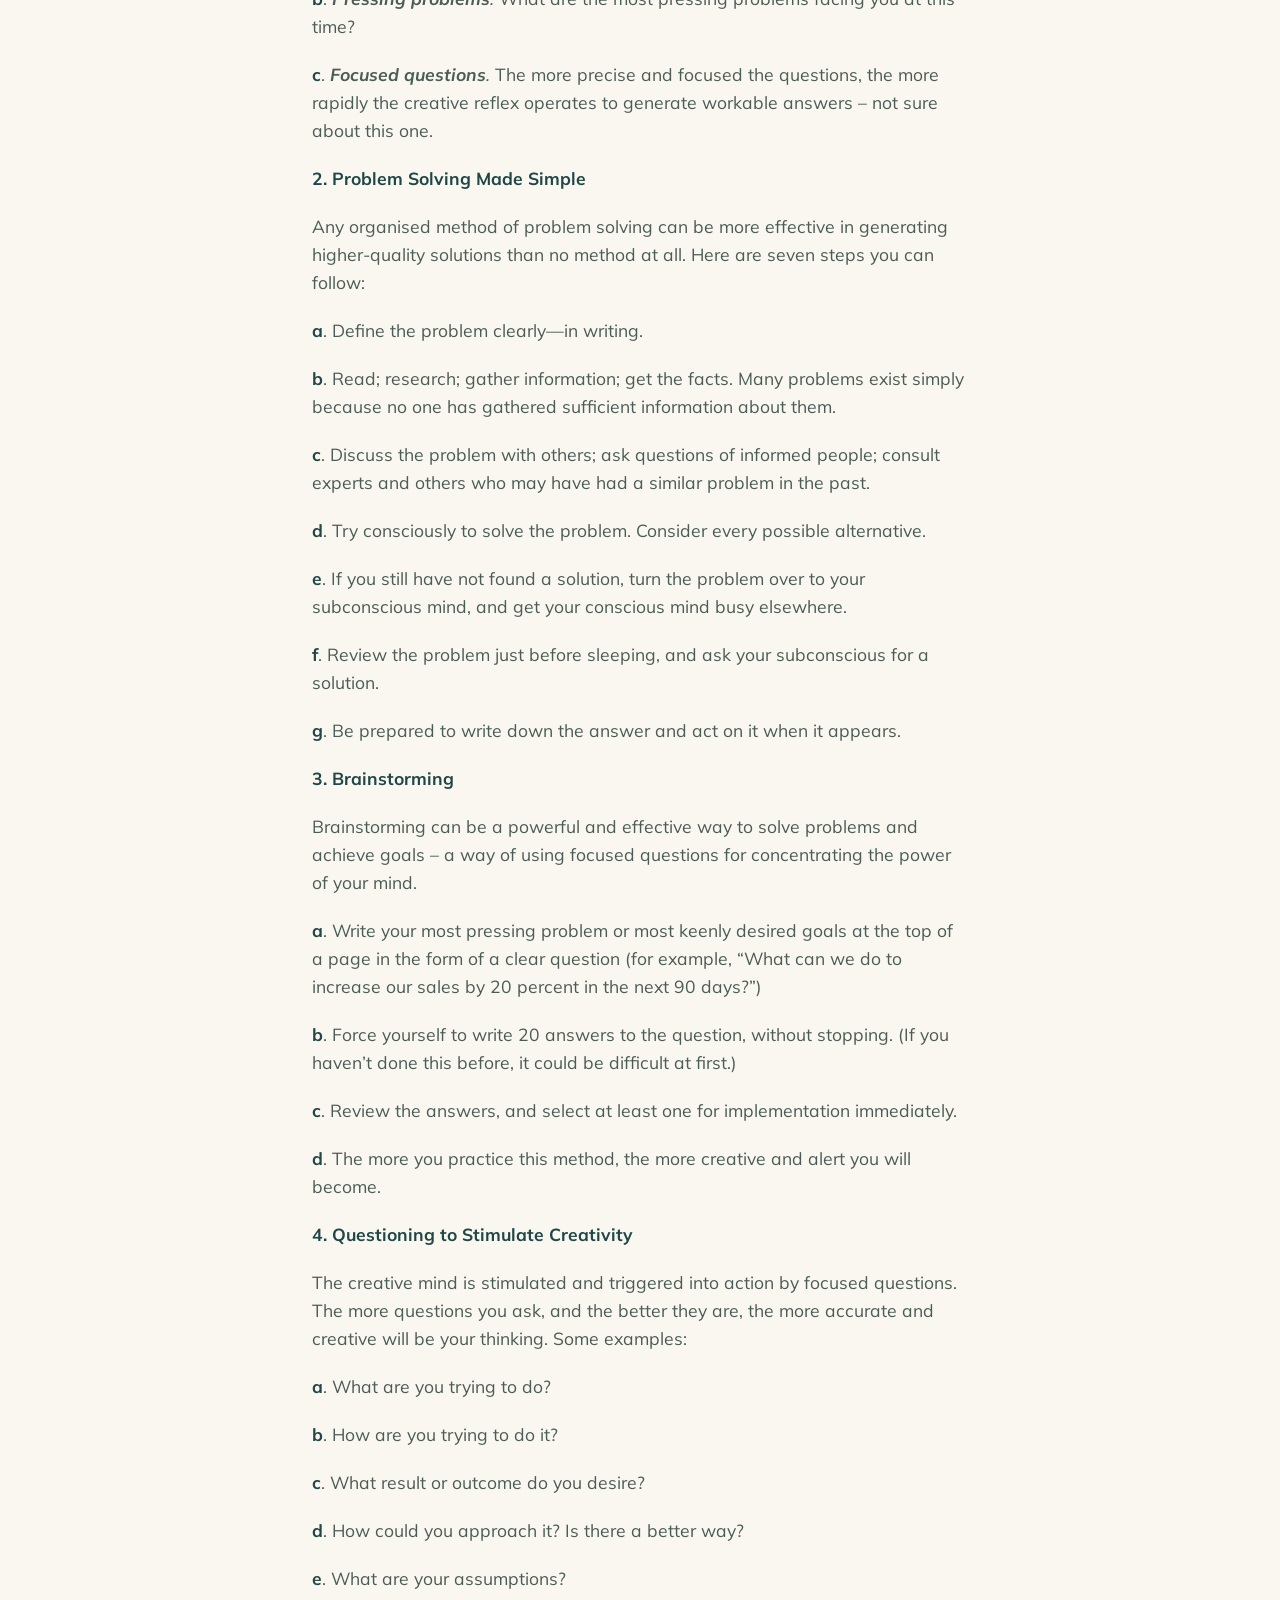
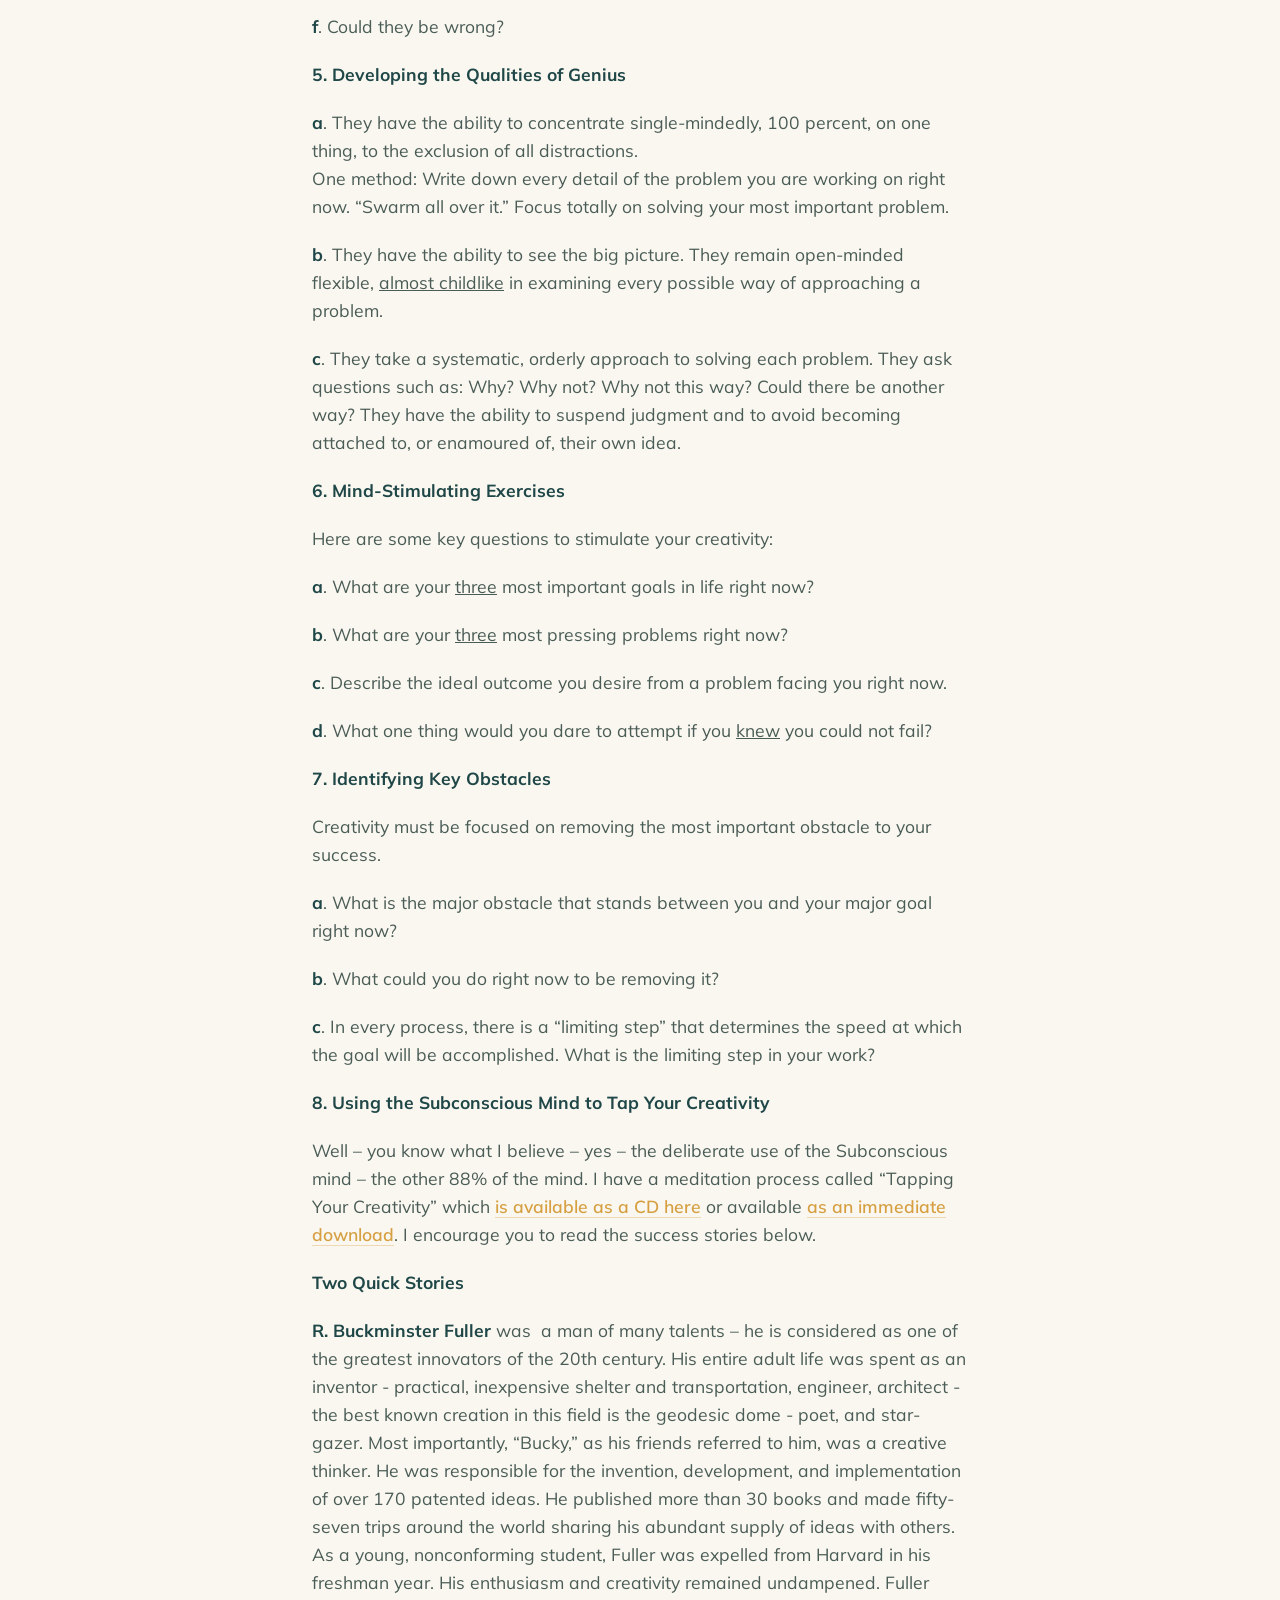
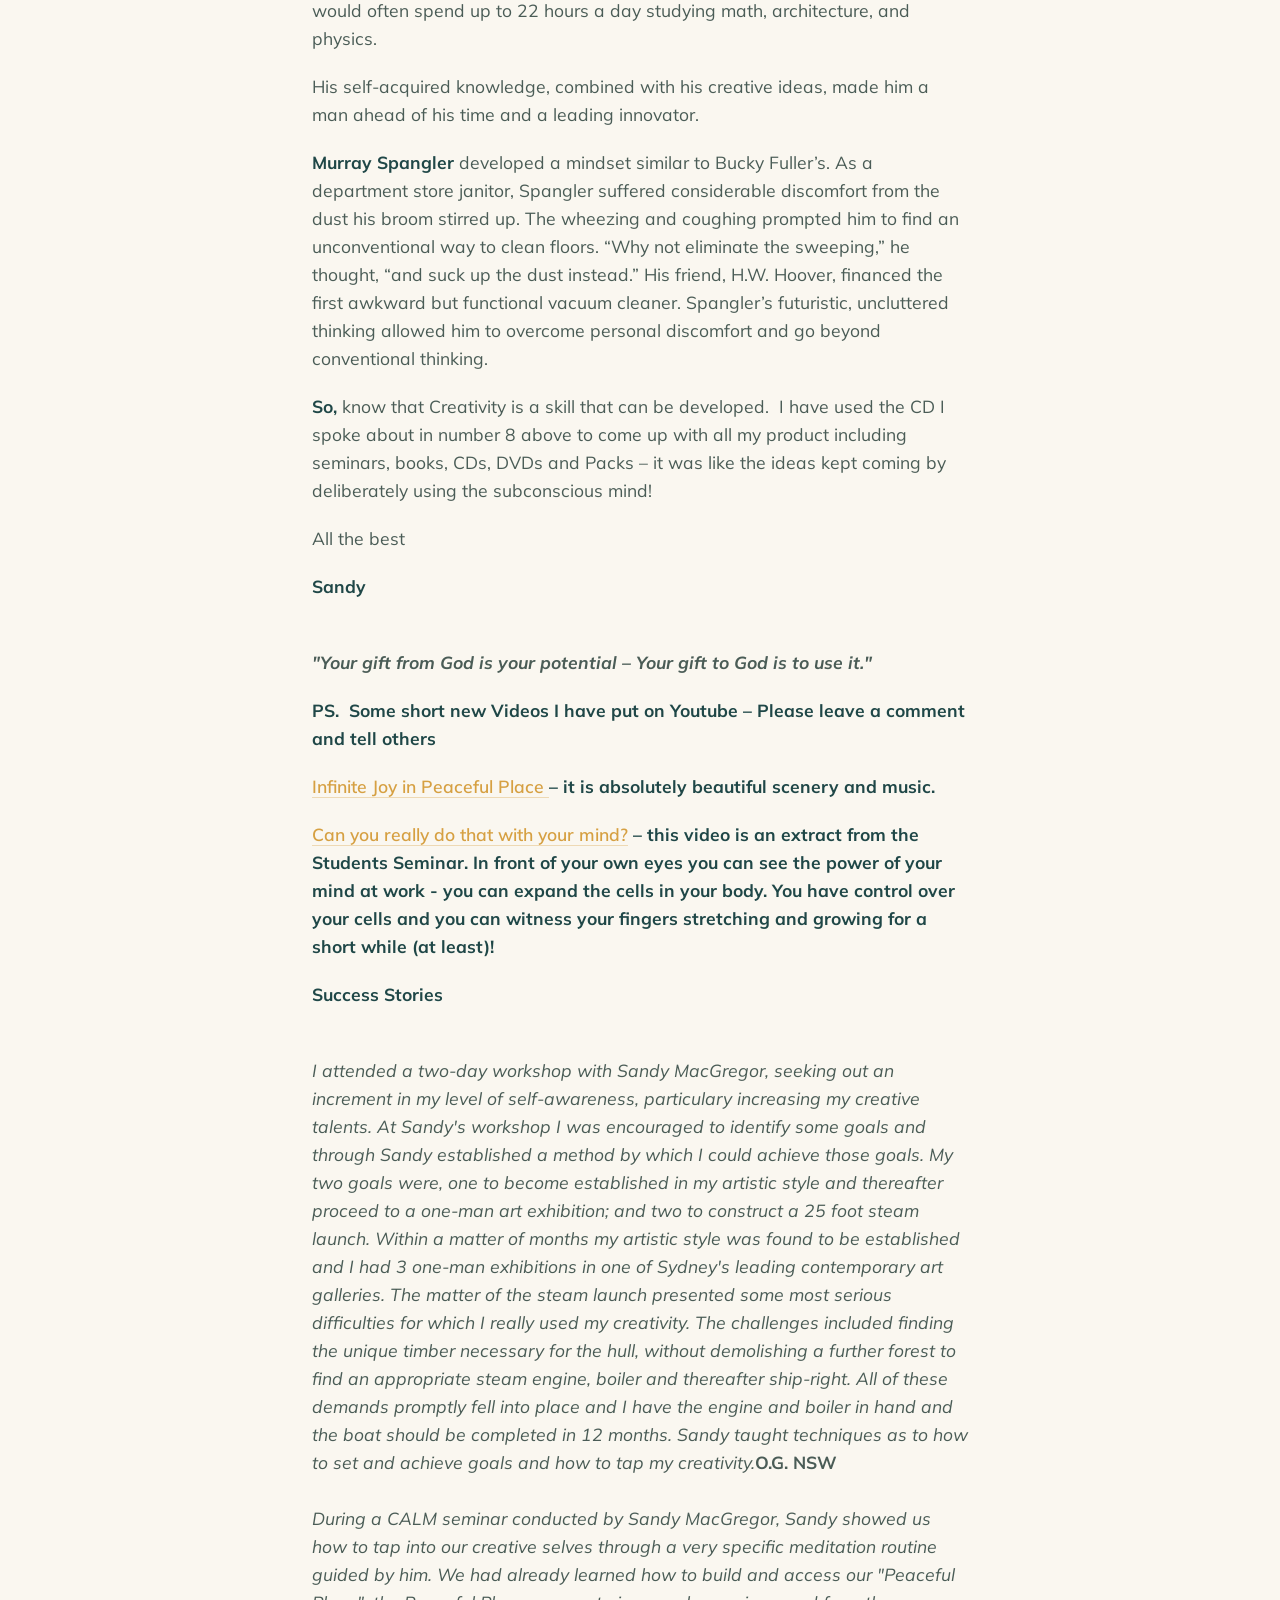
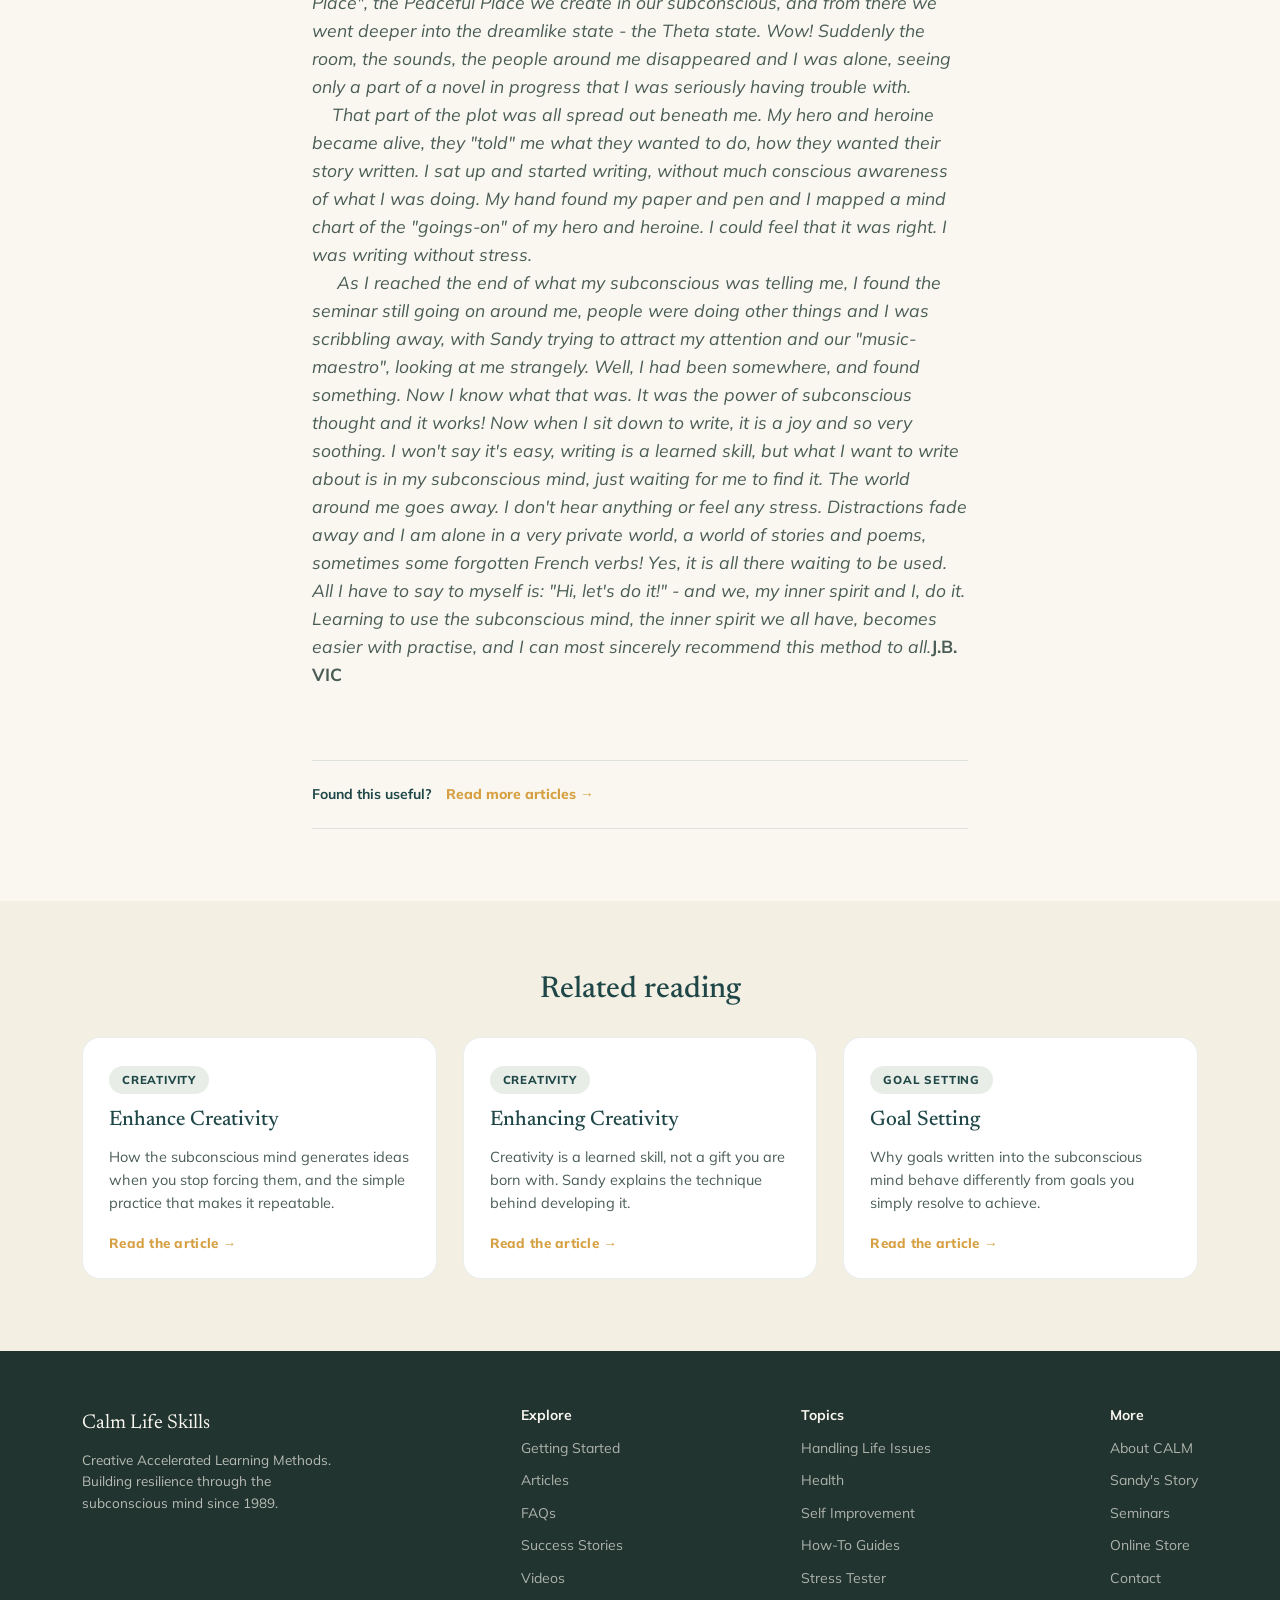
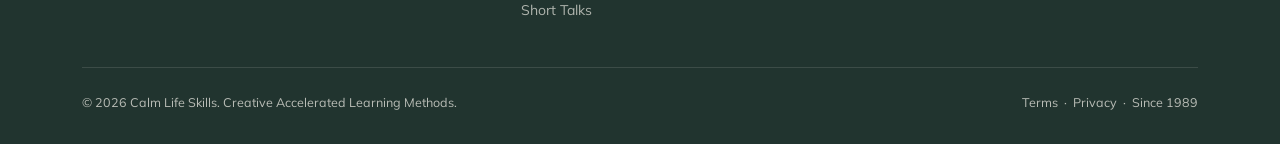
<file: article.html>
<!DOCTYPE html>
<html lang="en">
<head>
<meta charset="UTF-8">
<meta name="viewport" content="width=device-width, initial-scale=1.0">
<title>Creativity is a Skill that can be Developed | Calm Life Skills</title>
<meta name="description" content="Creativity is such a diverse word and can have a whole spectrum of meaning. There is the sheer joy of the feeling of achievement of having created something." />
<link rel="preconnect" href="https://fonts.googleapis.com">
<link rel="preconnect" href="https://fonts.gstatic.com" crossorigin>
<link href="https://fonts.googleapis.com/css2?family=Newsreader:ital,opsz,wght@0,72,400;0,72,500;0,72,600;1,72,400;1,72,500&family=Mulish:wght@400;500;600;700;800&display=swap" rel="stylesheet">
<link href="assets/calm-theme.css" rel="stylesheet">
</head>
<body>
<a class="skip-link" href="#main">Skip to content</a>

<div class="topbar">
  <div class="topbar-inner">
    <a href="home.html" class="logo">CalmLifeSkills<span>.</span></a>

    <nav class="nav-links" aria-label="Main">
      <a href="how-it-works.html">How It Works</a>
      <a href="meditations.html">Meditations</a>
      <a href="https://www.calm.com.au/about/sandy-macgregor">About Sandy</a>
      <a href="https://www.calm.com.au/success-stories">Success Stories</a>
      <a href="https://shop.calm.com.au/">The Shop</a>
    </nav>

    <a href="https://shop.calm.com.au/products/peaceful-place-series-cd-no-2-guided-imagery-download" class="nav-cta">Start with PP#2</a>

    <button class="nav-toggle" aria-label="Open menu" aria-expanded="false"
            aria-controls="site-drawer" data-drawer-open>
      <span></span><span></span><span></span>
    </button>
  </div>
</div>

<div class="drawer" id="site-drawer">
  <div class="drawer-scrim" data-drawer-close></div>
  <div class="drawer-panel" role="dialog" aria-modal="true" aria-label="Menu">
    <div class="drawer-head">
      <span class="logo">CalmLifeSkills<span>.</span></span>
      <button class="drawer-close" aria-label="Close menu" data-drawer-close>
        &times;
      </button>
    </div>

    <a class="drawer-link" href="how-it-works.html">How It Works</a>
    <a class="drawer-link" href="meditations.html">Meditations</a>
    <a class="drawer-link" href="https://www.calm.com.au/about/sandy-macgregor">About Sandy</a>
    <a class="drawer-link" href="https://www.calm.com.au/success-stories">Success Stories</a>
    <a class="drawer-link" href="https://shop.calm.com.au/">The Shop</a>

    <p class="drawer-note">Everything else on the site</p>
    <details>
      <summary>Calm Topics</summary>
      <div class="drawer-sub">
        <a href="https://www.calm.com.au/handling-life-issues/acceptance-and-letting-go">Acceptance &amp; Letting Go</a>
        <a href="https://www.calm.com.au/handling-life-issues/dealing-with-anger">Anger</a>
        <a href="https://www.calm.com.au/handling-life-issues/children">Children</a>
        <a href="https://www.calm.com.au/handling-life-issues/moving-through-depression">Depression</a>
        <a href="https://www.calm.com.au/handling-life-issues/stop-fear">Fear</a>
        <a href="https://www.calm.com.au/handling-life-issues/forgiveness">Forgiveness</a>
        <a href="https://www.calm.com.au/handling-life-issues/gratefulness">Gratefulness</a>
        <a href="https://www.calm.com.au/handling-life-issues/grief-trauma-loss">Grief, Trauma &amp; Loss</a>
        <a href="https://www.calm.com.au/handling-life-issues/life-purpose">Life Purpose</a>
        <a href="https://www.calm.com.au/handling-life-issues/meditation">Meditation</a>
        <a href="https://www.calm.com.au/handling-life-issues/peace-and-harmony">Peace &amp; Harmony</a>
        <a href="https://www.calm.com.au/handling-life-issues/procrastination-and-motivation">Procrastination &amp; Motivation</a>
        <a href="https://www.calm.com.au/handling-life-issues/prosperity-and-abundance">Prosperity &amp; Abundance</a>
        <a href="https://www.calm.com.au/handling-life-issues/improving-relationships">Relationships</a>
        <a href="https://www.calm.com.au/handling-life-issues/science-of-the-mind">Science of the Mind</a>
        <a href="https://www.calm.com.au/handling-life-issues/self-worth-and-confidence">Self-Worth &amp; Confidence</a>
        <a href="https://www.calm.com.au/handling-life-issues/sleep-made-easy">Sleep</a>
        <a href="https://www.calm.com.au/handling-life-issues/quit-smoking">Smoking</a>
        <a href="https://www.calm.com.au/handling-life-issues/spirituality">Spirituality</a>
        <a href="https://www.calm.com.au/handling-life-issues/stress">Stress</a>
        <a href="https://www.calm.com.au/handling-life-issues/subconscious-mind">Subconscious Mind</a>
        <a href="https://www.calm.com.au/handling-life-issues/technique">Technique</a>
        <a href="https://www.calm.com.au/handling-life-issues/unconditional-love">Unconditional Love</a>
        <a href="https://www.calm.com.au/handling-life-issues/weight-loss">Weight Loss</a>
        <a href="https://www.calm.com.au/handling-life-issues/worry-and-anxiety">Worry &amp; Anxiety</a>
        <a href="https://www.calm.com.au/health/labour-and-childbirth">Childbirth</a>
        <a href="https://www.calm.com.au/health/moving-through-depression">Depression</a>
        <a href="https://www.calm.com.au/health/health-and-healing">Health &amp; Healing</a>
        <a href="https://www.calm.com.au/health/meditation">Meditation</a>
        <a href="https://www.calm.com.au/health/sleep-made-easy">Sleep</a>
        <a href="https://www.calm.com.au/health/quit-smoking">Smoking</a>
        <a href="https://www.calm.com.au/health/stress">Stress</a>
        <a href="https://www.calm.com.au/health/subconscious-mind">Subconscious Mind</a>
        <a href="https://www.calm.com.au/health/weight-loss">Weight Loss</a>
        <a href="https://www.calm.com.au/health/worry-and-anxiety">Worry &amp; Anxiety</a>
        <a href="https://www.calm.com.au/self-improvement/enhancing-creativity">Creativity</a>
        <a href="https://www.calm.com.au/self-improvement/goal-setting">Goal Setting</a>
        <a href="https://www.calm.com.au/self-improvement/personal-leadership">Leadership</a>
        <a href="https://www.calm.com.au/self-improvement/life-purpose">Life Purpose</a>
        <a href="https://www.calm.com.au/self-improvement/meditation">Meditation</a>
        <a href="https://www.calm.com.au/self-improvement/memory-and-learning">Memory</a>
        <a href="https://www.calm.com.au/self-improvement/prosperity-and-abundance">Prosperity &amp; Abundance</a>
        <a href="https://www.calm.com.au/self-improvement/sales-and-productivity">Sales &amp; Productivity</a>
        <a href="https://www.calm.com.au/self-improvement/science-of-the-mind">Science of the Mind</a>
        <a href="https://www.calm.com.au/self-improvement/self-worth-and-confidence">Self-Worth &amp; Confidence</a>
        <a href="https://www.calm.com.au/self-improvement/spirituality">Spirituality</a>
        <a href="https://www.calm.com.au/self-improvement/sports">Sports</a>
        <a href="https://www.calm.com.au/self-improvement/subconscious-mind">Subconscious Mind</a>
        <a href="https://www.calm.com.au/self-improvement/technique">Technique</a>
      </div>
    </details>
    <details>
      <summary>Resources</summary>
      <div class="drawer-sub">
        <a href="https://www.calm.com.au/getting-started/">Getting Started</a>
        <a href="https://www.calm.com.au/articles">Articles</a>
        <a href="https://www.calm.com.au/faq">FAQs</a>
        <a href="https://www.calm.com.au/how-to-guides">How-To Guides</a>
        <a href="https://www.calm.com.au/success-stories">Success Stories</a>
        <a href="https://www.calm.com.au/videos">Videos</a>
        <a href="https://www.calm.com.au/short-talks">Short Talks</a>
        <a href="https://www.calm.com.au/stress-test">Stress Tester</a>
        <a href="https://www.calm.com.au/mmn/signup">Mind Matters News</a>
        <a href="https://www.calm.com.au/mmn/archive">MMN Archive</a>
      </div>
    </details>
    <details>
      <summary>About</summary>
      <div class="drawer-sub">
        <a href="https://www.calm.com.au/about/calm">About CALM</a>
        <a href="https://www.calm.com.au/about/sandy-macgregor">Sandy&#x27;s Story</a>
        <a href="https://www.calm.com.au/about/all-the-latest">All the Latest</a>
        <a href="https://www.calm.com.au/about/contact">Contact</a>
        <a href="https://www.calm.com.au/charity-and-others/my-charity">My Charity</a>
        <a href="https://www.calm.com.au/charity-and-others/tours-to-vietnam">My Tours to Vietnam</a>
      </div>
    </details>
    <details>
      <summary>Products</summary>
      <div class="drawer-sub">
        <a href="https://www.calm.com.au/seminars">Seminar Information</a>
        <a href="https://shop.calm.com.au/">Online Store</a>
        <a href="https://shop.calm.com.au/collections/books">Books</a>
        <a href="https://shop.calm.com.au/collections/seminar">Seminars on DVD</a>
        <a href="https://shop.calm.com.au/collections/audio">Audio CDs</a>
        <a href="https://shop.calm.com.au/collections/dvd">DVDs</a>
        <a href="https://shop.calm.com.au/collections/packs">Packs</a>
        <a href="https://shop.calm.com.au/collections/personal-coaching">Coaching</a>
        <a href="https://shop.calm.com.au/collections/meditation">Meditation</a>
      </div>
    </details>

    <a href="https://shop.calm.com.au/products/peaceful-place-series-cd-no-2-guided-imagery-download" class="nav-cta">Start with PP#2</a>
  </div>
</div>

<main id="main">

<div class="article-hero">
  <div class="wrap">
    <div class="crumbs">
      <a href="https://www.calm.com.au/">Home</a><span>&rsaquo;</span>
      <a href="https://www.calm.com.au/articles">Articles</a><span>&rsaquo;</span>
      <a href="https://www.calm.com.au/self-improvement/enhancing-creativity">Enhancing Creativity</a>
    </div>
    <span class="tag">Self Improvement</span>
    <h1>Creativity is a Skill that can be Developed</h1>
    <div class="article-meta">
      <span>By Sandy MacGregor</span>
      <span>&middot;</span>
      <time datetime="2011-05-16">16th May 2011</time>
      <span>&middot;</span>
      <span>7 min read</span>
    </div>
  </div>
</div>

<article class="article-body">
Creativity is such a diverse word and can have a whole spectrum of meaning.
There is the sheer joy of the feeling of achievement of having created something – no matter in what field.<br /><br /><p>A dressmaker feels it after creating from scratch a new outfit; a musician, author, artist, chef, sports person, a reader &hellip;. Even if you&rsquo;re not on the world&rsquo;s stage but just creating in your own home or office.</p>
<div>Creativity is a skill, like riding a bicycle or operating a computer, that can be learned and developed with practice.</div>
<div>In the work place There seems to be a direct relationship between the quantity of new ideas that you generate in your work, and the level of success that you achieve.&nbsp; I think that if you improve the quality of your thinking, you improve the quality of your life.</div>
<div>&nbsp;</div>
<div>Some of the ideas below which can be implemented right now, are more appropriate to a company or work situation, but nevertheless may be of interest to individual application.</div>
<p>&nbsp;</p>
<div><strong><span style="color: #0d850d; font-size: 15pt">Thoughts You Can Use to Expand Your Creativity </span></strong></div>
<div>&nbsp;</div>
<div>Every single idea that improves the way we live and work, in large or small ways, is an act of creativity.</div>
<div>&nbsp;</div>
<div>In his/her line of sight, each average worker sees improvements that can be made and Successful companies encourage a steady flow of suggestions and ideas for improving the way the work is done. &nbsp;Small incremental improvements to cut costs, increase quality, boost customer satisfaction, etc., can translate into huge increases in profitability.</div>
<div>&nbsp;</div>
<div>Happy, valued and appropriately rewarded employees and executives are more creative. &nbsp;People can have a natural tendency to resist new ideas but it can help with creativity to move out of your Comfort Zone and sometimes take some calculated risks and be open to new ways of doing things. Optimism, cheerfulness, positive expectancy and laughter can all trigger creativity.</div>
<div>&nbsp;</div>
<div><strong><span style="color: #0d850d">1. Three Triggers to Creativity</span></strong></div>
<div>&nbsp;</div>
<div>Normal creativity is stimulated by three things:</div>
<div><strong>a</strong>. <em><b>Intensely desired goals</b>.</em> Intense emotion of any kind is a stimulant or trigger to creativity. The more you want something, the more likely it is you will find creative ways to accomplish it. What are your most intensely desired goals?</div>
<div><strong>b</strong>. <em><b>Pressing problems</b>.</em> What are the most pressing problems facing you at this time?</div>
<div><strong>c</strong>. <em><b>Focused questions</b>.</em> The more precise and focused the questions, the more rapidly the creative reflex operates to generate workable answers &ndash; not sure about this one.</div>
<div>&nbsp;</div>
<div><strong><span style="color: #0d850d">2. Problem Solving Made Simple</span></strong></div>
<div>&nbsp;</div>
<div>Any organised method of problem solving can be more effective in generating higher-quality solutions than no method at all. Here are seven steps you can follow:</div>
<div><strong>a</strong>. Define the problem clearly&mdash;in writing.</div>
<div><strong>b</strong>. Read; research; gather information; get the facts. Many problems exist simply because no one has gathered sufficient information about them.</div>
<div><strong>c</strong>. Discuss the problem with others; ask questions of informed people; consult experts and others who may have had a similar problem in the past.</div>
<div><strong>d</strong>. Try consciously to solve the problem. Consider every possible alternative.</div>
<div><strong>e</strong>. If you still have not found a solution, turn the problem over to your subconscious mind, and get your conscious mind busy elsewhere.</div>
<div><strong>f</strong>. Review the problem just before sleeping, and ask your subconscious for a solution.</div>
<div><strong>g</strong>. Be prepared to write down the answer and act on it when it appears.</div>
<div>&nbsp;</div>
<div><strong><span style="color: #0d850d">3. Brainstorming</span></strong></div>
<div>&nbsp;</div>
<div>Brainstorming can be a powerful and effective way to solve problems and achieve goals &ndash; a way of using focused questions for concentrating the power of your mind.</div>
<div><strong>a</strong>. Write your most pressing problem or most keenly desired goals at the top of a page in the form of a clear question (for example, &ldquo;What can we do to increase our sales by 20 percent in the next 90 days?&rdquo;)</div>
<div><strong>b</strong>. Force yourself to write 20 answers to the question, without stopping. (If you haven&rsquo;t done this before, it could be difficult at first.)</div>
<div><strong>c</strong>. Review the answers, and select at least one for implementation immediately.</div>
<div><strong>d</strong>. The more you practice this method, the more creative and alert you will become.</div>
<div>&nbsp;</div>
<div><strong><span style="color: #0d850d">4. Questioning to Stimulate Creativity</span></strong></div>
<div>&nbsp;</div>
<div>The creative mind is stimulated and triggered into action by focused questions. The more questions you ask, and the better they are, the more accurate and creative will be your thinking. Some examples:</div>
<div><strong>a</strong>. What are you trying to do?</div>
<div><strong>b</strong>. How are you trying to do it?</div>
<div><strong>c</strong>. What result or outcome do you desire?</div>
<div><strong>d</strong>. How could you approach it? Is there a better way?</div>
<div><strong>e</strong>. What are your assumptions?</div>
<div><strong>f</strong>. Could they be wrong?</div>
<div>&nbsp;</div>
<div><strong><span style="color: #0d850d">5. Developing the Qualities of Genius</span></strong></div>
<div>&nbsp;</div>
<div><strong>a</strong>. They have the ability to concentrate single-mindedly, 100 percent, on one thing, to the exclusion of all distractions.<br />
One method: Write down every detail of the problem you are working on right now. &ldquo;Swarm all over it.&rdquo; Focus totally on solving your most important problem.</div>
<div><strong>b</strong>. They have the ability to see the big picture. They remain open-minded flexible, <u>almost childlike</u> in examining every possible way of approaching a problem.</div>
<div><strong>c</strong>. They take a systematic, orderly approach to solving each problem. They ask questions such as: Why? Why not? Why not this way? Could there be another way? They have the ability to suspend judgment and to avoid becoming attached to, or enamoured of, their own idea.</div>
<div>&nbsp;</div>
<div><strong><span style="color: #0d850d">6. Mind-Stimulating Exercises</span></strong></div>
<div>&nbsp;</div>
<div>Here are some key questions to stimulate your creativity:</div>
<div><strong>a</strong>. What are your <u>three</u> most important goals in life right now?</div>
<div><strong>b</strong>. What are your <u>three</u> most pressing problems right now?</div>
<div><strong>c</strong>. Describe the ideal outcome you desire from a problem facing you right now.</div>
<div><strong>d</strong>. What one thing would you dare to attempt if you <u>knew</u> you could not fail?</div>
<div>&nbsp;</div>
<div><strong><span style="color: #0d850d">7. Identifying Key Obstacles</span></strong></div>
<div>&nbsp;</div>
<div>Creativity must be focused on removing the most important obstacle to your success.</div>
<div><strong>a</strong>. What is the major obstacle that stands between you and your major goal right now?</div>
<div><strong>b</strong>. What could you do right now to be removing it?</div>
<div><strong>c</strong>. In every process, there is a &ldquo;limiting step&rdquo; that determines the speed at which the goal will be accomplished. What is the limiting step in your work?<strong>&nbsp;</strong></div>
<div>&nbsp;</div>
<div><strong><span style="color: #0d850d">8. Using the Subconscious Mind to Tap Your Creativity</span></strong></div>
<div>&nbsp;</div>
<div>Well &ndash; you know what I believe &ndash; yes &ndash; the deliberate use of the Subconscious mind &ndash; the other 88% of the mind. I have a meditation process called &ldquo;Tapping Your Creativity&rdquo; which <strong><a href="http://click.icptrack.com/icp/relay.php?r=19987408&msgid=285549&act=IWJO&c=678985&destination=http%3A%2F%2Fwww.calm.com.au%2Fshop%2Fcds%2Fpeaceful-place-series-no-7-tapping-your-creativity-p-16%3Fzenid%3Ddafa89f3e544220f9a63b59608d77063"><font color="#0000ff">is available as a CD here</font></a></strong> or available <strong><a href="http://click.icptrack.com/icp/relay.php?r=19987408&msgid=285549&act=IWJO&c=678985&destination=http%3A%2F%2Fwww.calm.com.au%2Fshop%2Finstant-download-cds%2Fpeaceful-place-series-no-7-tapping-your-creativity%3Fzenid%3Ddafa89f3e544220f9a63b59608d77063"><font color="#0000ff">as an immediate download</font></a></strong>. I encourage you to read the success stories below.</div>
<div>&nbsp;</div>
<div><strong><span style="color: #0d850d">Two Quick Stories</span></strong></div>
<div>&nbsp;</div>
<div><strong>R. Buckminster Fuller</strong> was&nbsp; a man of many talents &ndash; he is considered as one of the greatest innovators of the 20th century. His entire adult life was spent as an inventor - practical, inexpensive shelter and transportation, engineer, architect - the best known&nbsp;creation in this field&nbsp;is the&nbsp;geodesic dome -&nbsp;poet, and star-gazer. Most importantly, &ldquo;Bucky,&rdquo; as his friends referred to him, was a creative thinker. He was responsible for the invention, development, and implementation of over 170 patented ideas. He&nbsp;published more than 30&nbsp;books and made fifty-seven trips around the world sharing his abundant supply of ideas with others.&nbsp; As a young, nonconforming student, Fuller was expelled from Harvard in his freshman year. His enthusiasm and creativity remained undampened. Fuller would often spend up to 22 hours a day studying math, architecture, and physics.</div>
<div>His self-acquired knowledge, combined with his creative ideas, made him a man ahead of his time and a leading innovator.</div>
<div>&nbsp;</div>
<div><strong>Murray Spangler</strong> developed a mindset similar to Bucky Fuller&rsquo;s. As a department store janitor, Spangler suffered considerable discomfort from the dust his broom stirred up. The wheezing and coughing prompted him to find an unconventional way to clean floors. &ldquo;Why not eliminate the sweeping,&rdquo; he thought, &ldquo;and suck up the dust instead.&rdquo; His friend, H.W. Hoover, financed the first awkward but functional vacuum cleaner. Spangler&rsquo;s futuristic, uncluttered thinking allowed him to overcome personal discomfort and go beyond conventional thinking.</div>
<div>&nbsp;</div>
<div><strong>So,</strong> know that Creativity is a skill that can be developed.&nbsp; I have used the CD I spoke about in number&nbsp;8 above to come up with all my product including seminars, books, CDs, DVDs and Packs &ndash; it was like the ideas kept coming by deliberately using the subconscious mind!</div>
<div>&nbsp;</div>
<div>All the best</div>
<div>&nbsp;</div>
<div>&nbsp;</div>
<div><strong>Sandy</strong></div>
<div><br />
<em><b>"Your gift from God is your potential &ndash; Your gift to God is to use it."</b></em><strong>&nbsp;</strong></div>
<div>&nbsp;</div>
<div><strong><span style="color: #0d850d; font-size: 13.5pt">PS. &nbsp;Some short new Videos I have put on Youtube &ndash; Please leave a comment and tell others</span></strong></div>
<div><strong><span style="font-size: 13.5pt"><a href="http://click.icptrack.com/icp/relay.php?r=19987408&msgid=285549&act=IWJO&c=678985&destination=http%3A%2F%2Fwww.youtube.com%2Fwatch%3Fv%3Doxgl-_eZb2g"><font color="#0000ff">Infinite Joy in Peaceful Place </font></a>&ndash; it is absolutely beautiful scenery and music.&nbsp;&nbsp;</span></strong></div>
<div><strong><span style="font-size: 13.5pt"><a href="http://click.icptrack.com/icp/relay.php?r=19987408&msgid=285549&act=IWJO&c=678985&destination=http%3A%2F%2Fwww.youtube.com%2Fwatch%3Fv%3DoQWC8nUwobw"><font color="#0000ff">Can you really do that with your mind?</font></a> &ndash; this video is an extract from the Students Seminar. In front of your own eyes you can see the power of your mind at work - you can expand the cells in your body. You have control over your cells and you can witness your fingers stretching and growing for a short while (at least)!</span></strong></div>
<div>&nbsp;</div>
<div><strong><span style="color: #009900; font-size: 13.5pt">Success Stories</span></strong></div>
<div><span style="font-size: 12pt"><br />
<em>I attended a two-day workshop with Sandy MacGregor, seeking out an increment in my level of self-awareness, particulary increasing my creative talents. At Sandy's workshop I was encouraged to identify some goals and through Sandy established a method by which I could achieve those goals. My two goals were, one to become established in my artistic style and thereafter proceed to a one-man art exhibition; and two to construct a 25 foot steam launch. Within a matter of months my artistic style was found to be established and I had 3 one-man exhibitions in one of Sydney's leading contemporary art galleries. The matter of the steam launch presented some most serious difficulties for which I really used my creativity. The challenges&nbsp;included finding the unique timber necessary for the hull, without demolishing a further forest to find an appropriate steam engine, boiler and thereafter ship-right. All of these demands promptly fell into place and I have the engine and boiler in hand and the boat should be completed in 12 months. Sandy&nbsp;taught techniques as to how to set and achieve goals and how to tap my creativity.</em><b>O.G. NSW</b><br />
<br />
<em>During a CALM seminar conducted by Sandy MacGregor, Sandy showed us how to tap into our creative selves through a very specific meditation routine guided by him. We had already learned how to build and access our "Peaceful Place", the Peaceful Place we create in our subconscious, and from there we went deeper into the dreamlike state - the Theta state. Wow! Suddenly the room, the sounds, the people around me disappeared and I was alone, seeing only a part of a novel in progress that I was seriously having trouble with.</em><i><br />
<em>&nbsp;&nbsp;&nbsp; That part of the plot was all spread out beneath me. My hero and heroine became alive, they "told" me what they wanted to do, how they wanted their story written. I sat up and started writing, without much conscious awareness of what I was doing. My hand found my paper and pen and I mapped a mind chart of the "goings-on" of my hero and heroine. I could feel that it was right. I was writing without stress.</em><br />
<em>&nbsp;&nbsp;&nbsp;&nbsp; As I reached the end of what my subconscious was telling me, I found the seminar still going on around me, people were doing other things and I was scribbling away, with Sandy trying to attract my attention and our "music-maestro", looking at me strangely. Well, I had been somewhere, and found something. Now I know what that was. It was the power of subconscious thought and it works! Now when I sit down to write, it is a joy and so very soothing. I won't say it's easy, writing is a learned skill, but what I want to write about is in my subconscious mind, just waiting for me to find it. The world around me goes away. I don't hear anything or feel any stress. Distractions fade away and I am alone in a very private world, a world of stories and poems, sometimes some forgotten French verbs! Yes, it is all there waiting to be used. All I have to say to myself is: "Hi, let's do it!" - and we, my inner spirit and I, do it. Learning to use the subconscious mind, the inner spirit we all have, becomes easier with practise, and I can most sincerely recommend this method to all.</em></i><b>J.B. VIC</b><br />
<br />
</span></div>            </div>
</article>

<div class="article-foot">
  <div class="share-row">
    <strong style="color:var(--teal)">Found this useful?</strong>
    <a href="https://www.calm.com.au/articles" class="more" style="color:var(--honey-deep);font-weight:800">
      Read more articles &rarr;</a>
  </div>
</div>

<section class="related">
  <div class="wrap">
    <h2>Related reading</h2>
    <div class="card-grid">
      <a class="card" href="https://www.calm.com.au/article/152">
        <span class="tag">Creativity</span>
        <h3>Enhance Creativity</h3>
        <p>How the subconscious mind generates ideas when you stop forcing
          them, and the simple practice that makes it repeatable.</p>
        <span class="more">Read the article &rarr;</span>
      </a>
      <a class="card" href="https://www.calm.com.au/article/213">
        <span class="tag">Creativity</span>
        <h3>Enhancing Creativity</h3>
        <p>Creativity is a learned skill, not a gift you are born with.
          Sandy explains the technique behind developing it.</p>
        <span class="more">Read the article &rarr;</span>
      </a>
      <a class="card" href="https://www.calm.com.au/article/276">
        <span class="tag">Goal Setting</span>
        <h3>Goal Setting</h3>
        <p>Why goals written into the subconscious mind behave differently
          from goals you simply resolve to achieve.</p>
        <span class="more">Read the article &rarr;</span>
      </a>
    </div>
  </div>
</section>

</main>

<footer>
  <div class="wrap">
    <div class="footer-grid">
      <div>
        <div class="footer-logo">Calm Life Skills</div>
        <div style="max-width: 260px; font-size: 13.5px;">
          Creative Accelerated Learning Methods. Building resilience through
          the subconscious mind since 1989.
        </div>
      </div>
      <div class="footer-col">
        <h4>Explore</h4>
        <a href="{u('/getting-started/')}">Getting Started</a>
        <a href="{u('/articles')}">Articles</a>
        <a href="{u('/faq')}">FAQs</a>
        <a href="{u('/success-stories')}">Success Stories</a>
        <a href="{u('/videos')}">Videos</a>
        <a href="{u('/short-talks')}">Short Talks</a>
      </div>
      <div class="footer-col">
        <h4>Topics</h4>
        <a href="{u('/handling-life-issues')}">Handling Life Issues</a>
        <a href="{u('/health')}">Health</a>
        <a href="{u('/self-improvement')}">Self Improvement</a>
        <a href="{u('/how-to-guides')}">How-To Guides</a>
        <a href="{u('/stress-test')}">Stress Tester</a>
      </div>
      <div class="footer-col">
        <h4>More</h4>
        <a href="{u('/about/calm')}">About CALM</a>
        <a href="{u('/about/sandy-macgregor')}">Sandy's Story</a>
        <a href="{u('/seminars')}">Seminars</a>
        <a href="https://shop.calm.com.au/">Online Store</a>
        <a href="{u('/about/contact')}">Contact</a>
      </div>
    </div>
    <div class="footer-bottom">
      <span>&copy; 2026 Calm Life Skills. Creative Accelerated Learning
        Methods.</span>
      <span><a href="{u('/terms')}">Terms</a> &nbsp;&middot;&nbsp;
        <a href="{u('/privacy')}">Privacy</a> &nbsp;&middot;&nbsp; Since 1989</span>
    </div>
  </div>
</footer>

<script>
(function () {
  var body = document.body;
  var toggle = document.querySelector('[data-drawer-open]');

  function close() {
    body.classList.remove('drawer-open');
    if (toggle) { toggle.setAttribute('aria-expanded', 'false'); toggle.focus(); }
  }

  if (toggle) {
    toggle.addEventListener('click', function () {
      body.classList.add('drawer-open');
      toggle.setAttribute('aria-expanded', 'true');
    });
  }

  document.querySelectorAll('[data-drawer-close]').forEach(function (el) {
    el.addEventListener('click', close);
  });

  document.addEventListener('keydown', function (e) {
    if (e.key === 'Escape' && body.classList.contains('drawer-open')) close();
  });

  /* 15 years of WYSIWYG editing left <div>&nbsp;</div> spacers between
     every paragraph. They were invisible under Bootstrap's tighter
     leading; under the new type scale they open large gaps. Shown here
     client-side so the effect is visible — in the PHP build this same
     collapse happens once, server-side, when the article body renders. */
  document.querySelectorAll('.article-body > div, .article-body > p')
    .forEach(function (el) {
      if (!el.querySelector('img') &&
          el.textContent.replace(/\u00a0|\s/g, '') === '') {
        el.remove();
      }
    });
})();
</script>

</body>
</html>
</file>
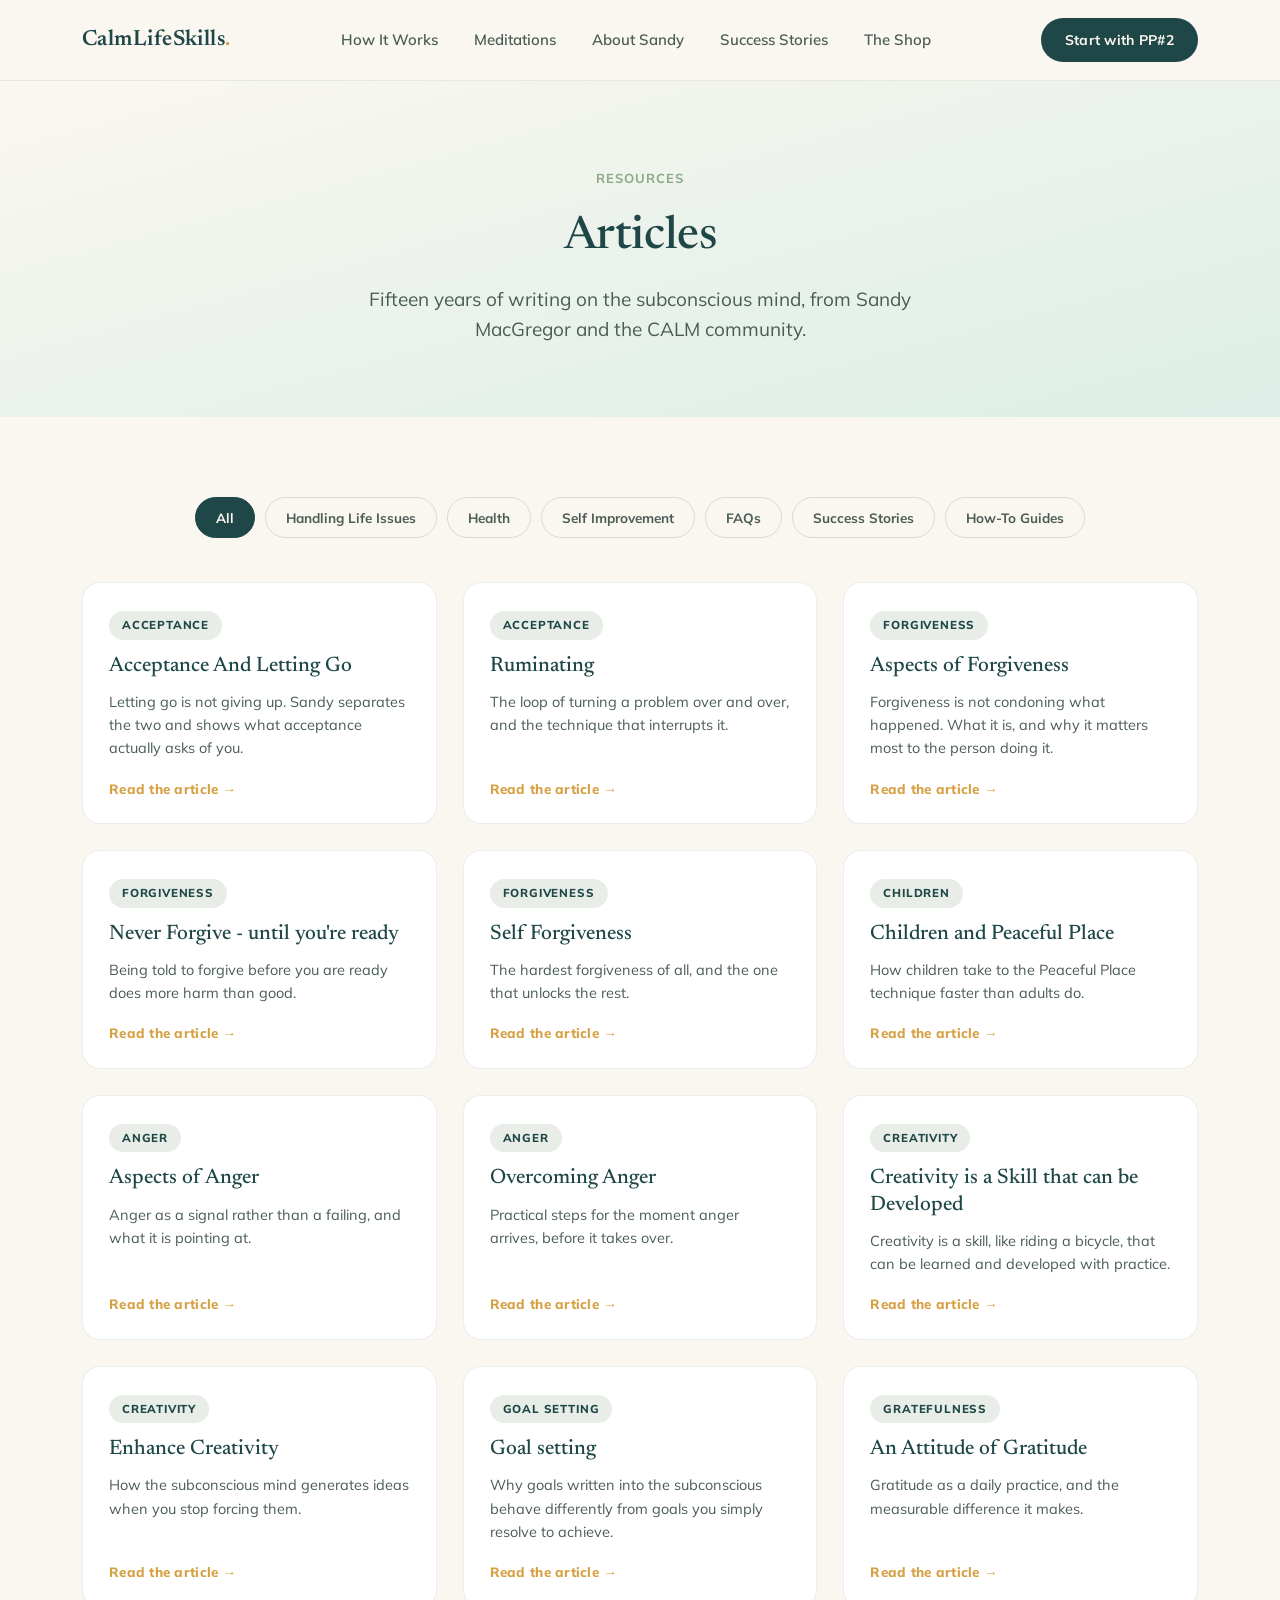
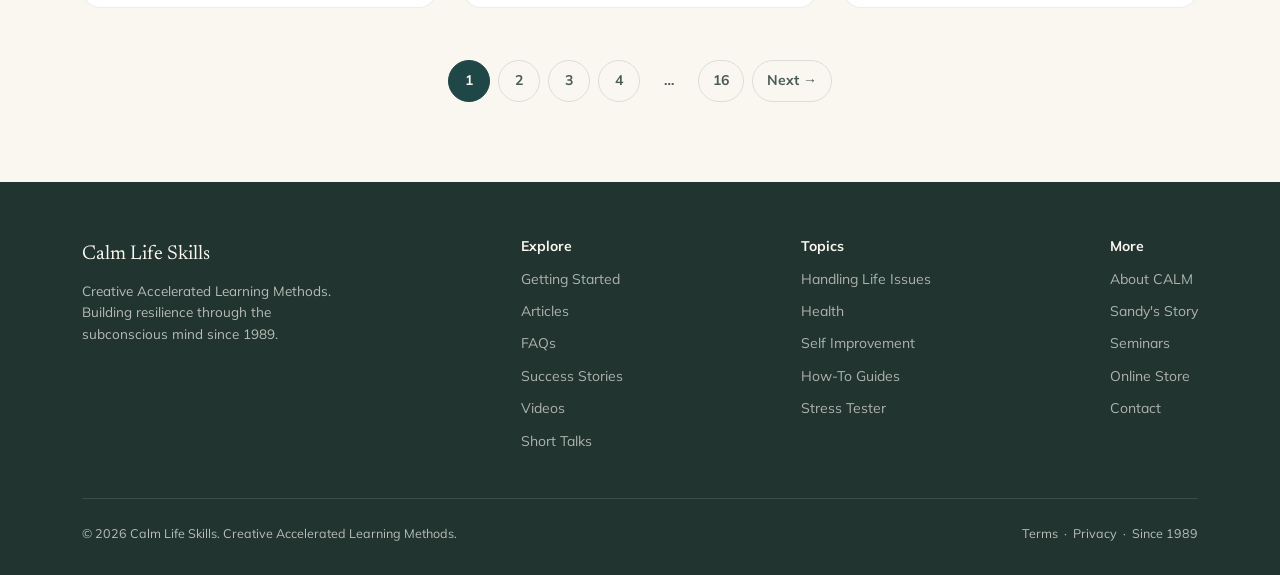
<file: articles.html>
<!DOCTYPE html>
<html lang="en">
<head>
<meta charset="UTF-8">
<meta name="viewport" content="width=device-width, initial-scale=1.0">
<title>Articles | Calm Life Skills</title>
<meta name="description" content="Articles on the subconscious mind, meditation and life issues from Sandy MacGregor and Calm Life Skills." />
<link rel="preconnect" href="https://fonts.googleapis.com">
<link rel="preconnect" href="https://fonts.gstatic.com" crossorigin>
<link href="https://fonts.googleapis.com/css2?family=Newsreader:ital,opsz,wght@0,72,400;0,72,500;0,72,600;1,72,400;1,72,500&family=Mulish:wght@400;500;600;700;800&display=swap" rel="stylesheet">
<link href="assets/calm-theme.css" rel="stylesheet">
</head>
<body>
<a class="skip-link" href="#main">Skip to content</a>

<div class="topbar">
  <div class="topbar-inner">
    <a href="home.html" class="logo">CalmLifeSkills<span>.</span></a>

    <nav class="nav-links" aria-label="Main">
      <a href="how-it-works.html">How It Works</a>
      <a href="meditations.html">Meditations</a>
      <a href="https://www.calm.com.au/about/sandy-macgregor">About Sandy</a>
      <a href="https://www.calm.com.au/success-stories">Success Stories</a>
      <a href="https://shop.calm.com.au/">The Shop</a>
    </nav>

    <a href="https://shop.calm.com.au/products/peaceful-place-series-cd-no-2-guided-imagery-download" class="nav-cta">Start with PP#2</a>

    <button class="nav-toggle" aria-label="Open menu" aria-expanded="false"
            aria-controls="site-drawer" data-drawer-open>
      <span></span><span></span><span></span>
    </button>
  </div>
</div>

<div class="drawer" id="site-drawer">
  <div class="drawer-scrim" data-drawer-close></div>
  <div class="drawer-panel" role="dialog" aria-modal="true" aria-label="Menu">
    <div class="drawer-head">
      <span class="logo">CalmLifeSkills<span>.</span></span>
      <button class="drawer-close" aria-label="Close menu" data-drawer-close>
        &times;
      </button>
    </div>

    <a class="drawer-link" href="how-it-works.html">How It Works</a>
    <a class="drawer-link" href="meditations.html">Meditations</a>
    <a class="drawer-link" href="https://www.calm.com.au/about/sandy-macgregor">About Sandy</a>
    <a class="drawer-link" href="https://www.calm.com.au/success-stories">Success Stories</a>
    <a class="drawer-link" href="https://shop.calm.com.au/">The Shop</a>

    <p class="drawer-note">Everything else on the site</p>
    <details>
      <summary>Calm Topics</summary>
      <div class="drawer-sub">
        <a href="https://www.calm.com.au/handling-life-issues/acceptance-and-letting-go">Acceptance &amp; Letting Go</a>
        <a href="https://www.calm.com.au/handling-life-issues/dealing-with-anger">Anger</a>
        <a href="https://www.calm.com.au/handling-life-issues/children">Children</a>
        <a href="https://www.calm.com.au/handling-life-issues/moving-through-depression">Depression</a>
        <a href="https://www.calm.com.au/handling-life-issues/stop-fear">Fear</a>
        <a href="https://www.calm.com.au/handling-life-issues/forgiveness">Forgiveness</a>
        <a href="https://www.calm.com.au/handling-life-issues/gratefulness">Gratefulness</a>
        <a href="https://www.calm.com.au/handling-life-issues/grief-trauma-loss">Grief, Trauma &amp; Loss</a>
        <a href="https://www.calm.com.au/handling-life-issues/life-purpose">Life Purpose</a>
        <a href="https://www.calm.com.au/handling-life-issues/meditation">Meditation</a>
        <a href="https://www.calm.com.au/handling-life-issues/peace-and-harmony">Peace &amp; Harmony</a>
        <a href="https://www.calm.com.au/handling-life-issues/procrastination-and-motivation">Procrastination &amp; Motivation</a>
        <a href="https://www.calm.com.au/handling-life-issues/prosperity-and-abundance">Prosperity &amp; Abundance</a>
        <a href="https://www.calm.com.au/handling-life-issues/improving-relationships">Relationships</a>
        <a href="https://www.calm.com.au/handling-life-issues/science-of-the-mind">Science of the Mind</a>
        <a href="https://www.calm.com.au/handling-life-issues/self-worth-and-confidence">Self-Worth &amp; Confidence</a>
        <a href="https://www.calm.com.au/handling-life-issues/sleep-made-easy">Sleep</a>
        <a href="https://www.calm.com.au/handling-life-issues/quit-smoking">Smoking</a>
        <a href="https://www.calm.com.au/handling-life-issues/spirituality">Spirituality</a>
        <a href="https://www.calm.com.au/handling-life-issues/stress">Stress</a>
        <a href="https://www.calm.com.au/handling-life-issues/subconscious-mind">Subconscious Mind</a>
        <a href="https://www.calm.com.au/handling-life-issues/technique">Technique</a>
        <a href="https://www.calm.com.au/handling-life-issues/unconditional-love">Unconditional Love</a>
        <a href="https://www.calm.com.au/handling-life-issues/weight-loss">Weight Loss</a>
        <a href="https://www.calm.com.au/handling-life-issues/worry-and-anxiety">Worry &amp; Anxiety</a>
        <a href="https://www.calm.com.au/health/labour-and-childbirth">Childbirth</a>
        <a href="https://www.calm.com.au/health/moving-through-depression">Depression</a>
        <a href="https://www.calm.com.au/health/health-and-healing">Health &amp; Healing</a>
        <a href="https://www.calm.com.au/health/meditation">Meditation</a>
        <a href="https://www.calm.com.au/health/sleep-made-easy">Sleep</a>
        <a href="https://www.calm.com.au/health/quit-smoking">Smoking</a>
        <a href="https://www.calm.com.au/health/stress">Stress</a>
        <a href="https://www.calm.com.au/health/subconscious-mind">Subconscious Mind</a>
        <a href="https://www.calm.com.au/health/weight-loss">Weight Loss</a>
        <a href="https://www.calm.com.au/health/worry-and-anxiety">Worry &amp; Anxiety</a>
        <a href="https://www.calm.com.au/self-improvement/enhancing-creativity">Creativity</a>
        <a href="https://www.calm.com.au/self-improvement/goal-setting">Goal Setting</a>
        <a href="https://www.calm.com.au/self-improvement/personal-leadership">Leadership</a>
        <a href="https://www.calm.com.au/self-improvement/life-purpose">Life Purpose</a>
        <a href="https://www.calm.com.au/self-improvement/meditation">Meditation</a>
        <a href="https://www.calm.com.au/self-improvement/memory-and-learning">Memory</a>
        <a href="https://www.calm.com.au/self-improvement/prosperity-and-abundance">Prosperity &amp; Abundance</a>
        <a href="https://www.calm.com.au/self-improvement/sales-and-productivity">Sales &amp; Productivity</a>
        <a href="https://www.calm.com.au/self-improvement/science-of-the-mind">Science of the Mind</a>
        <a href="https://www.calm.com.au/self-improvement/self-worth-and-confidence">Self-Worth &amp; Confidence</a>
        <a href="https://www.calm.com.au/self-improvement/spirituality">Spirituality</a>
        <a href="https://www.calm.com.au/self-improvement/sports">Sports</a>
        <a href="https://www.calm.com.au/self-improvement/subconscious-mind">Subconscious Mind</a>
        <a href="https://www.calm.com.au/self-improvement/technique">Technique</a>
      </div>
    </details>
    <details>
      <summary>Resources</summary>
      <div class="drawer-sub">
        <a href="https://www.calm.com.au/getting-started/">Getting Started</a>
        <a href="https://www.calm.com.au/articles">Articles</a>
        <a href="https://www.calm.com.au/faq">FAQs</a>
        <a href="https://www.calm.com.au/how-to-guides">How-To Guides</a>
        <a href="https://www.calm.com.au/success-stories">Success Stories</a>
        <a href="https://www.calm.com.au/videos">Videos</a>
        <a href="https://www.calm.com.au/short-talks">Short Talks</a>
        <a href="https://www.calm.com.au/stress-test">Stress Tester</a>
        <a href="https://www.calm.com.au/mmn/signup">Mind Matters News</a>
        <a href="https://www.calm.com.au/mmn/archive">MMN Archive</a>
      </div>
    </details>
    <details>
      <summary>About</summary>
      <div class="drawer-sub">
        <a href="https://www.calm.com.au/about/calm">About CALM</a>
        <a href="https://www.calm.com.au/about/sandy-macgregor">Sandy&#x27;s Story</a>
        <a href="https://www.calm.com.au/about/all-the-latest">All the Latest</a>
        <a href="https://www.calm.com.au/about/contact">Contact</a>
        <a href="https://www.calm.com.au/charity-and-others/my-charity">My Charity</a>
        <a href="https://www.calm.com.au/charity-and-others/tours-to-vietnam">My Tours to Vietnam</a>
      </div>
    </details>
    <details>
      <summary>Products</summary>
      <div class="drawer-sub">
        <a href="https://www.calm.com.au/seminars">Seminar Information</a>
        <a href="https://shop.calm.com.au/">Online Store</a>
        <a href="https://shop.calm.com.au/collections/books">Books</a>
        <a href="https://shop.calm.com.au/collections/seminar">Seminars on DVD</a>
        <a href="https://shop.calm.com.au/collections/audio">Audio CDs</a>
        <a href="https://shop.calm.com.au/collections/dvd">DVDs</a>
        <a href="https://shop.calm.com.au/collections/packs">Packs</a>
        <a href="https://shop.calm.com.au/collections/personal-coaching">Coaching</a>
        <a href="https://shop.calm.com.au/collections/meditation">Meditation</a>
      </div>
    </details>

    <a href="https://shop.calm.com.au/products/peaceful-place-series-cd-no-2-guided-imagery-download" class="nav-cta">Start with PP#2</a>
  </div>
</div>

<main id="main">

<div class="page-hero">
  <div class="wrap">
    <div class="eyebrow">Resources</div>
    <h1>Articles</h1>
    <p>Fifteen years of writing on the subconscious mind, from Sandy
      MacGregor and the CALM community.</p>
  </div>
</div>

<section>
  <div class="wrap">
    <div class="filter-bar">
      <a href="https://www.calm.com.au/articles" class="is-active">All</a>
      <a href="https://www.calm.com.au/handling-life-issues">Handling Life Issues</a>
      <a href="https://www.calm.com.au/health">Health</a>
      <a href="https://www.calm.com.au/self-improvement">Self Improvement</a>
      <a href="https://www.calm.com.au/faq">FAQs</a>
      <a href="https://www.calm.com.au/success-stories">Success Stories</a>
      <a href="https://www.calm.com.au/how-to-guides">How-To Guides</a>
    </div>

    <div class="card-grid">
      <a class="card" href="https://www.calm.com.au/article/203">
        <span class="tag">Acceptance</span>
        <h3>Acceptance And Letting Go</h3>
        <p>Letting go is not giving up. Sandy separates the two and shows what acceptance actually asks of you.</p>
        <span class="more">Read the article &rarr;</span>
      </a>
      <a class="card" href="https://www.calm.com.au/article/333">
        <span class="tag">Acceptance</span>
        <h3>Ruminating</h3>
        <p>The loop of turning a problem over and over, and the technique that interrupts it.</p>
        <span class="more">Read the article &rarr;</span>
      </a>
      <a class="card" href="https://www.calm.com.au/article/211">
        <span class="tag">Forgiveness</span>
        <h3>Aspects of Forgiveness</h3>
        <p>Forgiveness is not condoning what happened. What it is, and why it matters most to the person doing it.</p>
        <span class="more">Read the article &rarr;</span>
      </a>
      <a class="card" href="https://www.calm.com.au/article/191">
        <span class="tag">Forgiveness</span>
        <h3>Never Forgive - until you&#x27;re ready</h3>
        <p>Being told to forgive before you are ready does more harm than good.</p>
        <span class="more">Read the article &rarr;</span>
      </a>
      <a class="card" href="https://www.calm.com.au/article/185">
        <span class="tag">Forgiveness</span>
        <h3>Self Forgiveness</h3>
        <p>The hardest forgiveness of all, and the one that unlocks the rest.</p>
        <span class="more">Read the article &rarr;</span>
      </a>
      <a class="card" href="https://www.calm.com.au/article/237">
        <span class="tag">Children</span>
        <h3>Children and Peaceful Place</h3>
        <p>How children take to the Peaceful Place technique faster than adults do.</p>
        <span class="more">Read the article &rarr;</span>
      </a>
      <a class="card" href="https://www.calm.com.au/article/181">
        <span class="tag">Anger</span>
        <h3>Aspects of Anger</h3>
        <p>Anger as a signal rather than a failing, and what it is pointing at.</p>
        <span class="more">Read the article &rarr;</span>
      </a>
      <a class="card" href="https://www.calm.com.au/article/149">
        <span class="tag">Anger</span>
        <h3>Overcoming Anger</h3>
        <p>Practical steps for the moment anger arrives, before it takes over.</p>
        <span class="more">Read the article &rarr;</span>
      </a>
      <a class="card" href="https://www.calm.com.au/article/294">
        <span class="tag">Creativity</span>
        <h3>Creativity is a Skill that can be Developed</h3>
        <p>Creativity is a skill, like riding a bicycle, that can be learned and developed with practice.</p>
        <span class="more">Read the article &rarr;</span>
      </a>
      <a class="card" href="https://www.calm.com.au/article/152">
        <span class="tag">Creativity</span>
        <h3>Enhance Creativity</h3>
        <p>How the subconscious mind generates ideas when you stop forcing them.</p>
        <span class="more">Read the article &rarr;</span>
      </a>
      <a class="card" href="https://www.calm.com.au/article/276">
        <span class="tag">Goal Setting</span>
        <h3>Goal setting</h3>
        <p>Why goals written into the subconscious behave differently from goals you simply resolve to achieve.</p>
        <span class="more">Read the article &rarr;</span>
      </a>
      <a class="card" href="https://www.calm.com.au/article/226">
        <span class="tag">Gratefulness</span>
        <h3>An Attitude of Gratitude</h3>
        <p>Gratitude as a daily practice, and the measurable difference it makes.</p>
        <span class="more">Read the article &rarr;</span>
      </a>
    </div>

    <nav class="pager" aria-label="Pagination">
      <span class="is-current">1</span>
      <a href="#">2</a>
      <a href="#">3</a>
      <a href="#">4</a>
      <span class="gap">&hellip;</span>
      <a href="#">16</a>
      <a href="#">Next &rarr;</a>
    </nav>
  </div>
</section>

</main>

<footer>
  <div class="wrap">
    <div class="footer-grid">
      <div>
        <div class="footer-logo">Calm Life Skills</div>
        <div style="max-width: 260px; font-size: 13.5px;">
          Creative Accelerated Learning Methods. Building resilience through
          the subconscious mind since 1989.
        </div>
      </div>
      <div class="footer-col">
        <h4>Explore</h4>
        <a href="{u('/getting-started/')}">Getting Started</a>
        <a href="{u('/articles')}">Articles</a>
        <a href="{u('/faq')}">FAQs</a>
        <a href="{u('/success-stories')}">Success Stories</a>
        <a href="{u('/videos')}">Videos</a>
        <a href="{u('/short-talks')}">Short Talks</a>
      </div>
      <div class="footer-col">
        <h4>Topics</h4>
        <a href="{u('/handling-life-issues')}">Handling Life Issues</a>
        <a href="{u('/health')}">Health</a>
        <a href="{u('/self-improvement')}">Self Improvement</a>
        <a href="{u('/how-to-guides')}">How-To Guides</a>
        <a href="{u('/stress-test')}">Stress Tester</a>
      </div>
      <div class="footer-col">
        <h4>More</h4>
        <a href="{u('/about/calm')}">About CALM</a>
        <a href="{u('/about/sandy-macgregor')}">Sandy's Story</a>
        <a href="{u('/seminars')}">Seminars</a>
        <a href="https://shop.calm.com.au/">Online Store</a>
        <a href="{u('/about/contact')}">Contact</a>
      </div>
    </div>
    <div class="footer-bottom">
      <span>&copy; 2026 Calm Life Skills. Creative Accelerated Learning
        Methods.</span>
      <span><a href="{u('/terms')}">Terms</a> &nbsp;&middot;&nbsp;
        <a href="{u('/privacy')}">Privacy</a> &nbsp;&middot;&nbsp; Since 1989</span>
    </div>
  </div>
</footer>

<script>
(function () {
  var body = document.body;
  var toggle = document.querySelector('[data-drawer-open]');

  function close() {
    body.classList.remove('drawer-open');
    if (toggle) { toggle.setAttribute('aria-expanded', 'false'); toggle.focus(); }
  }

  if (toggle) {
    toggle.addEventListener('click', function () {
      body.classList.add('drawer-open');
      toggle.setAttribute('aria-expanded', 'true');
    });
  }

  document.querySelectorAll('[data-drawer-close]').forEach(function (el) {
    el.addEventListener('click', close);
  });

  document.addEventListener('keydown', function (e) {
    if (e.key === 'Escape' && body.classList.contains('drawer-open')) close();
  });

  /* 15 years of WYSIWYG editing left <div>&nbsp;</div> spacers between
     every paragraph. They were invisible under Bootstrap's tighter
     leading; under the new type scale they open large gaps. Shown here
     client-side so the effect is visible — in the PHP build this same
     collapse happens once, server-side, when the article body renders. */
  document.querySelectorAll('.article-body > div, .article-body > p')
    .forEach(function (el) {
      if (!el.querySelector('img') &&
          el.textContent.replace(/\u00a0|\s/g, '') === '') {
        el.remove();
      }
    });
})();
</script>

</body>
</html>
</file>
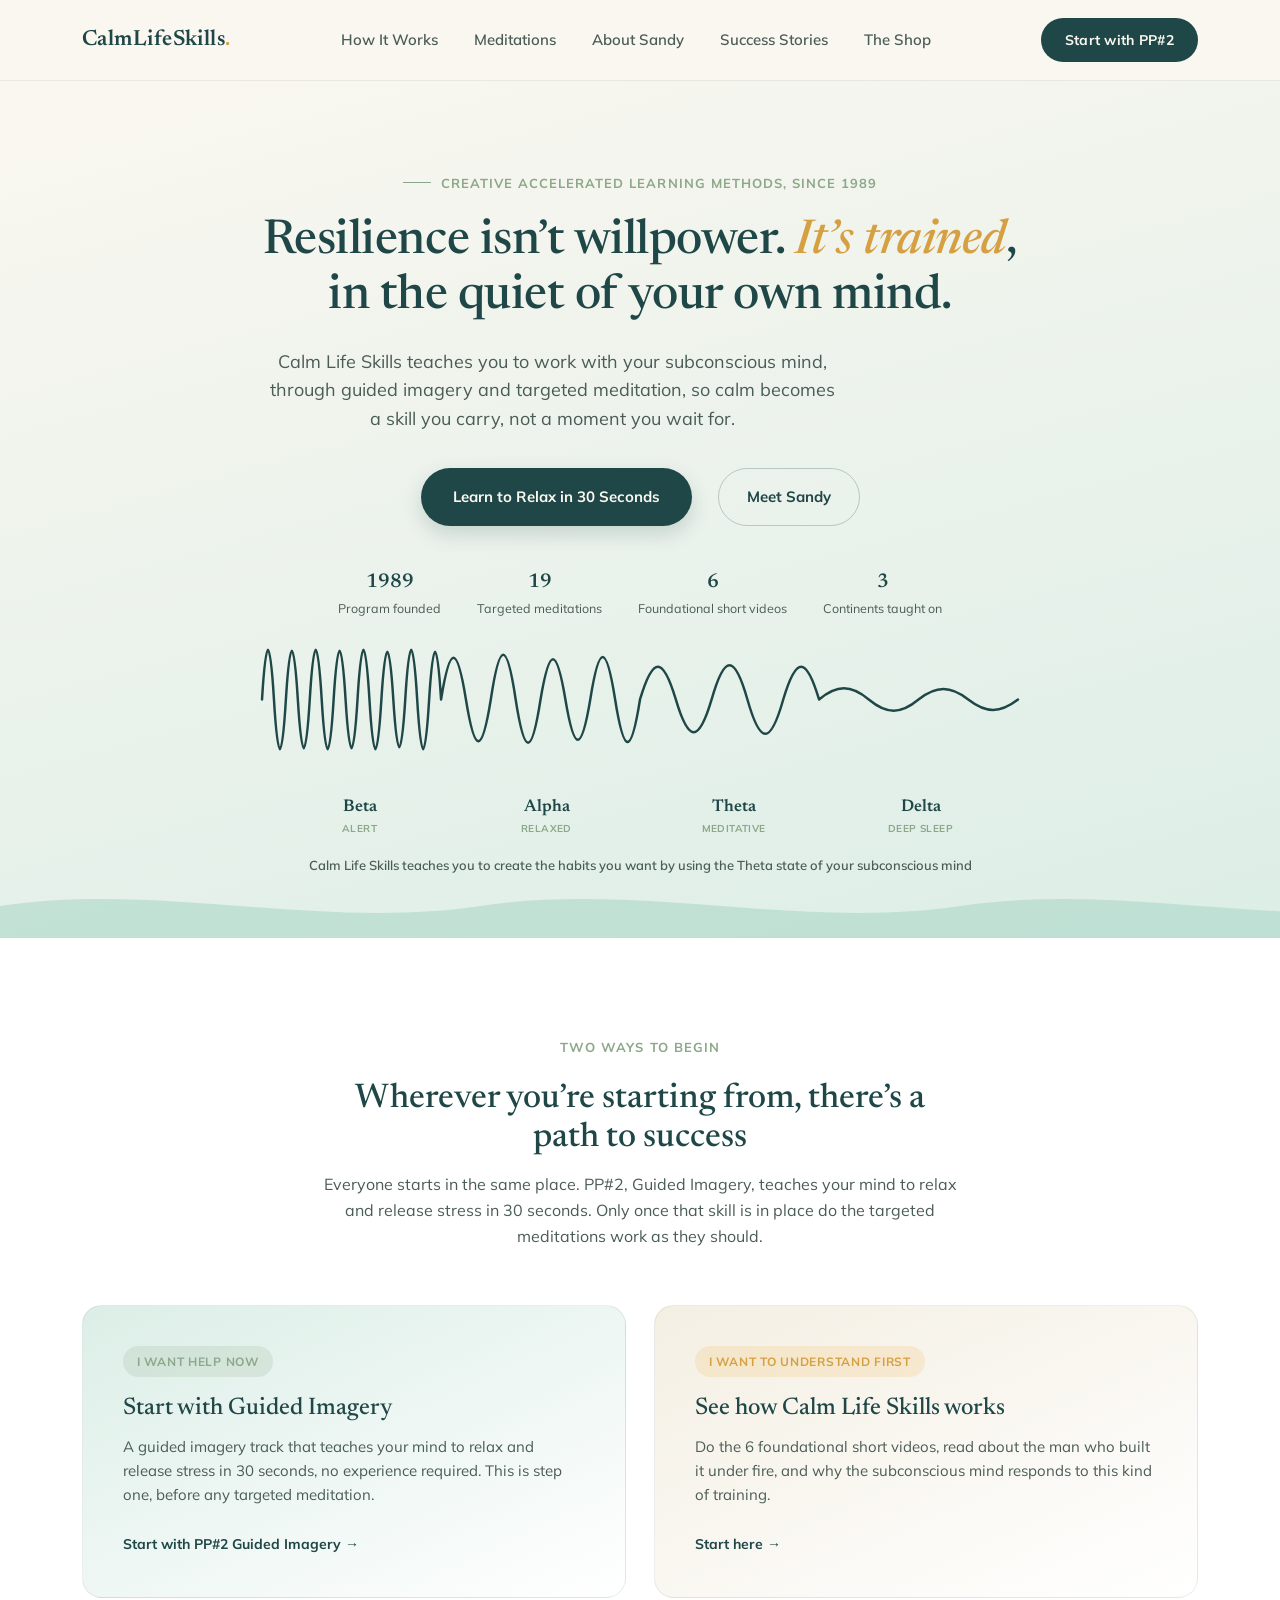
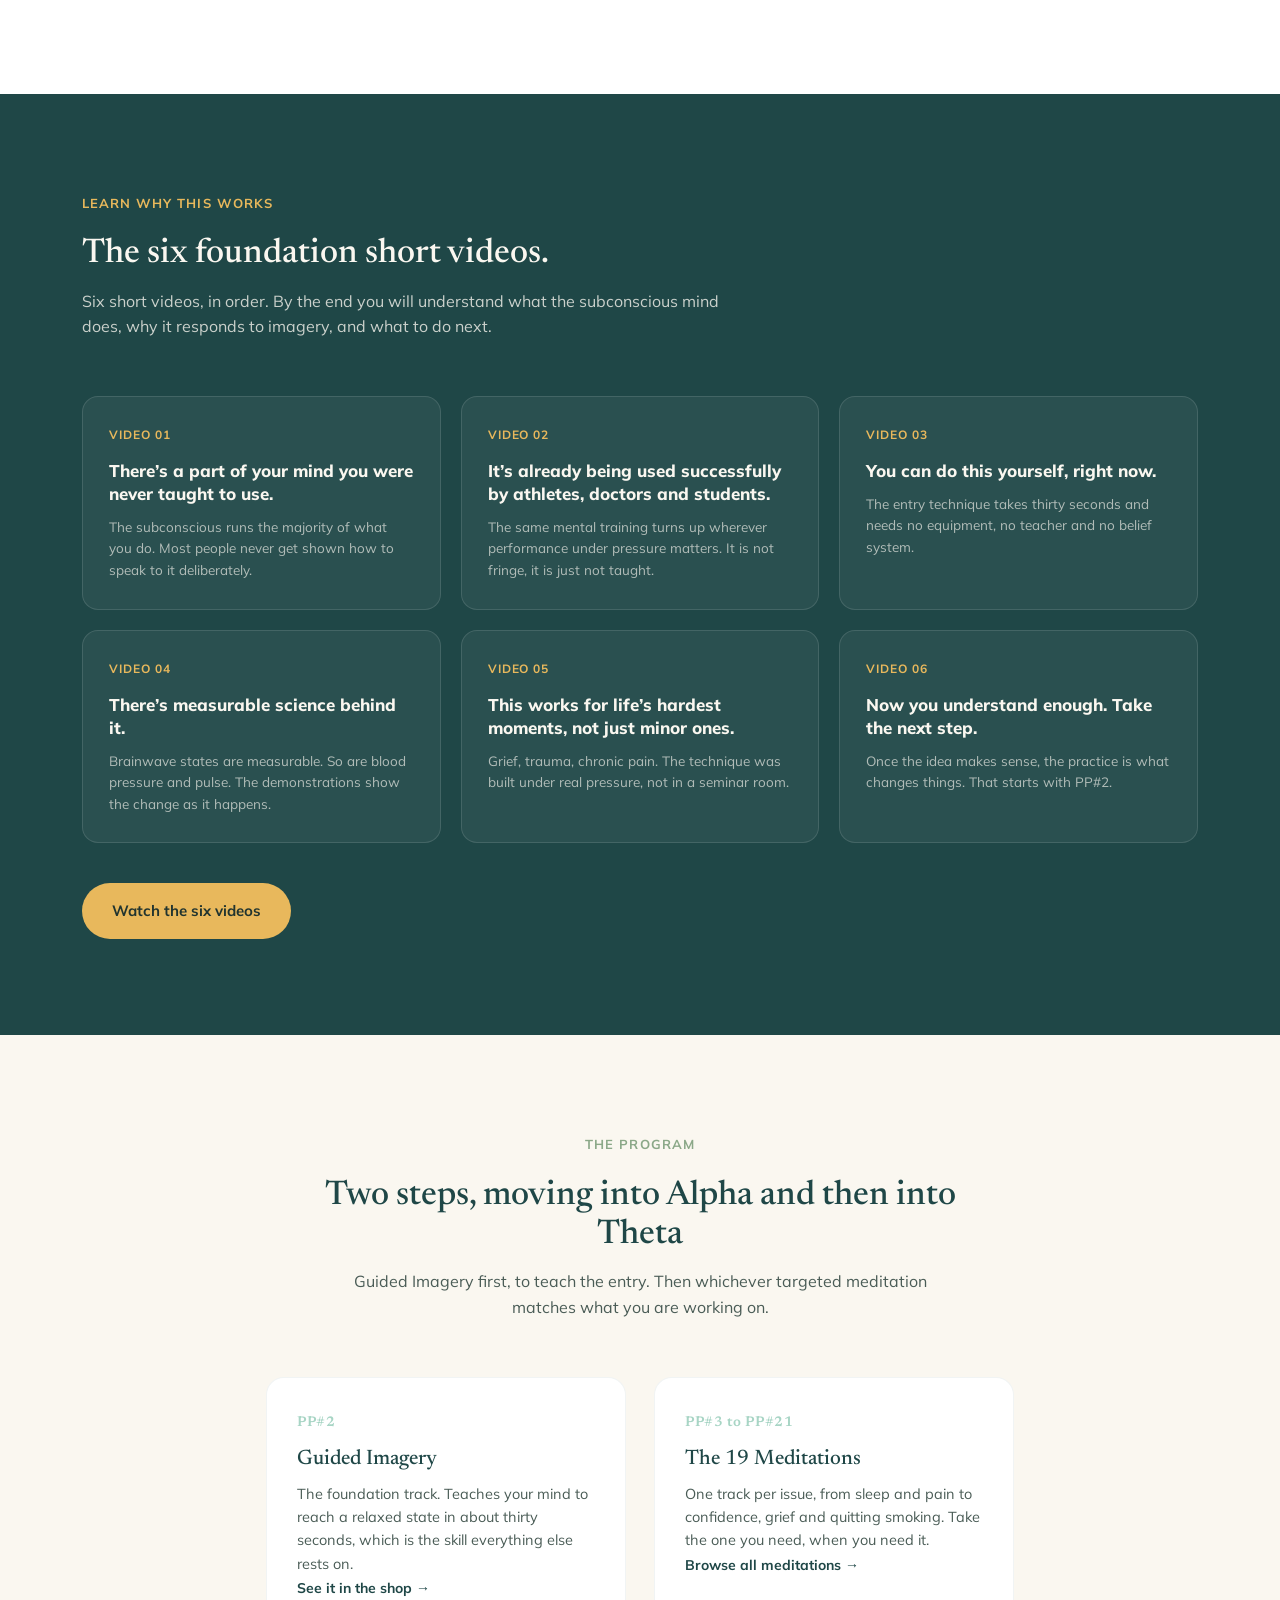
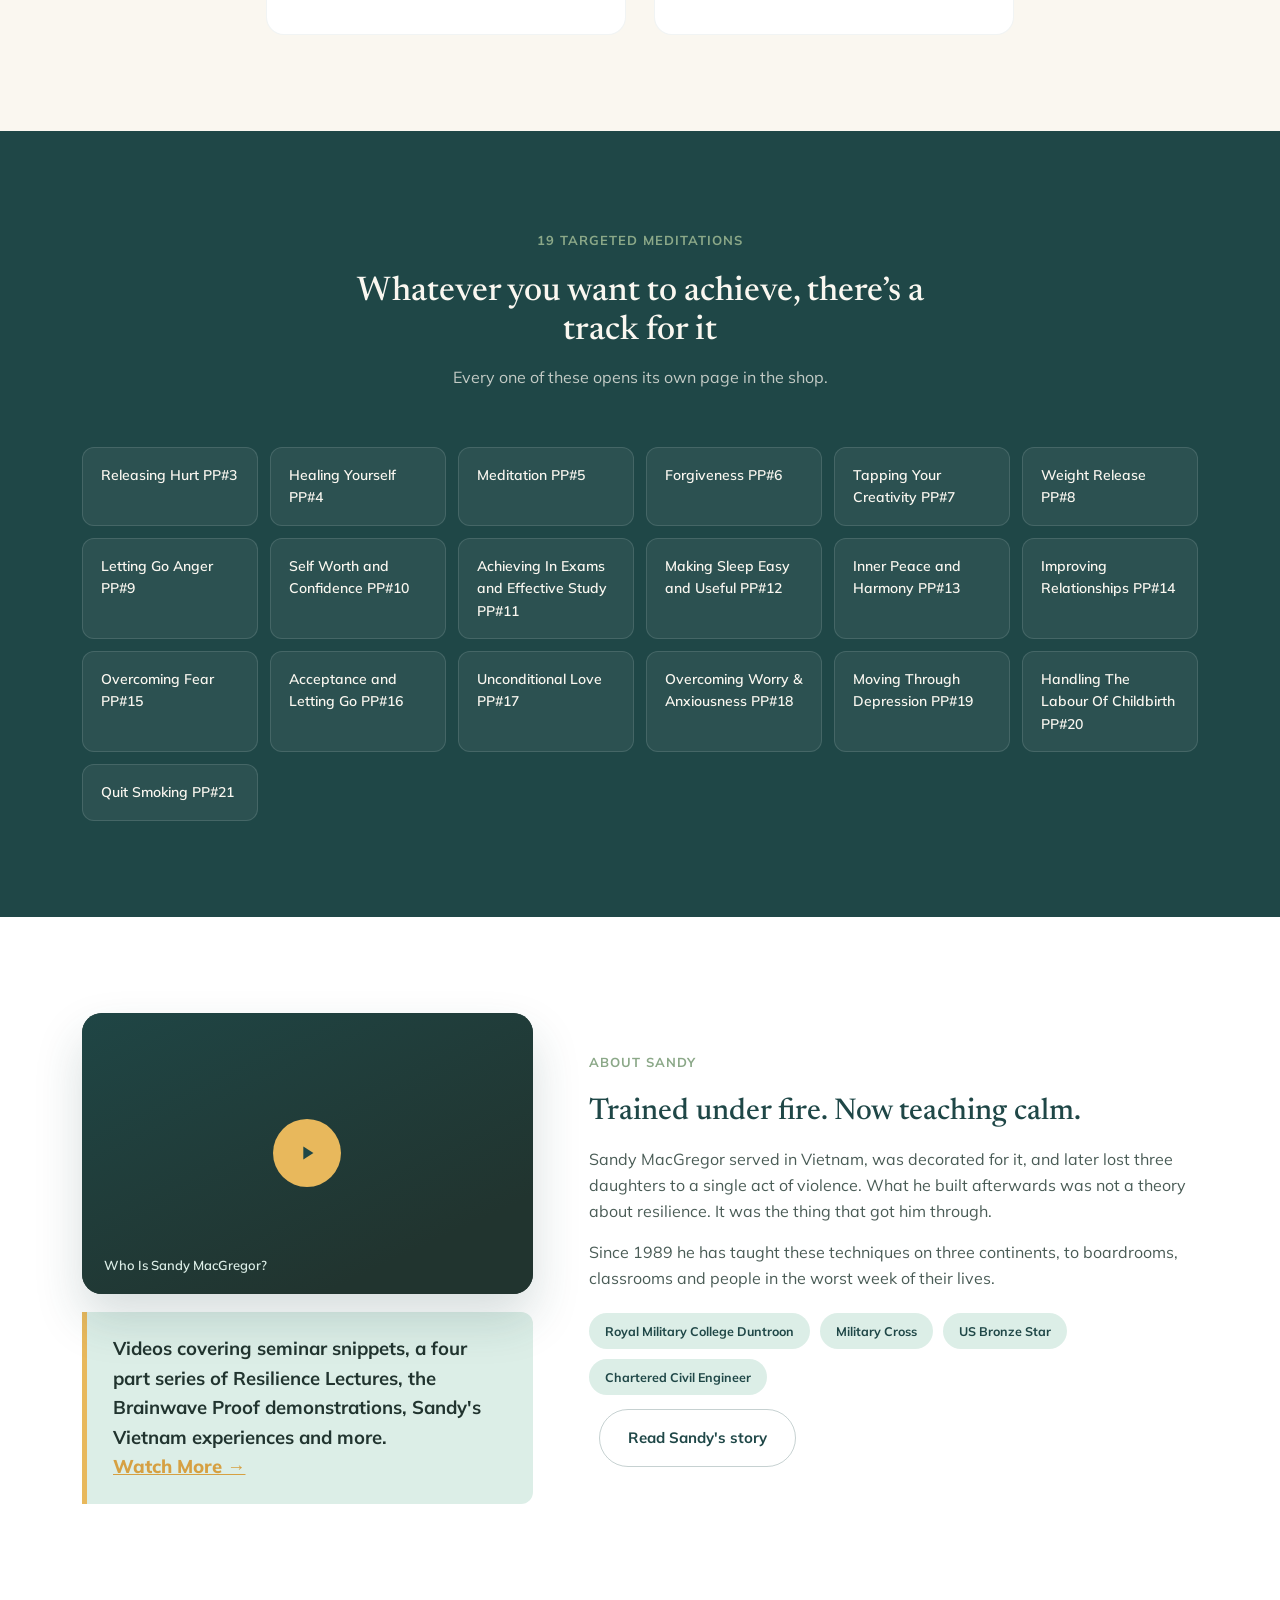
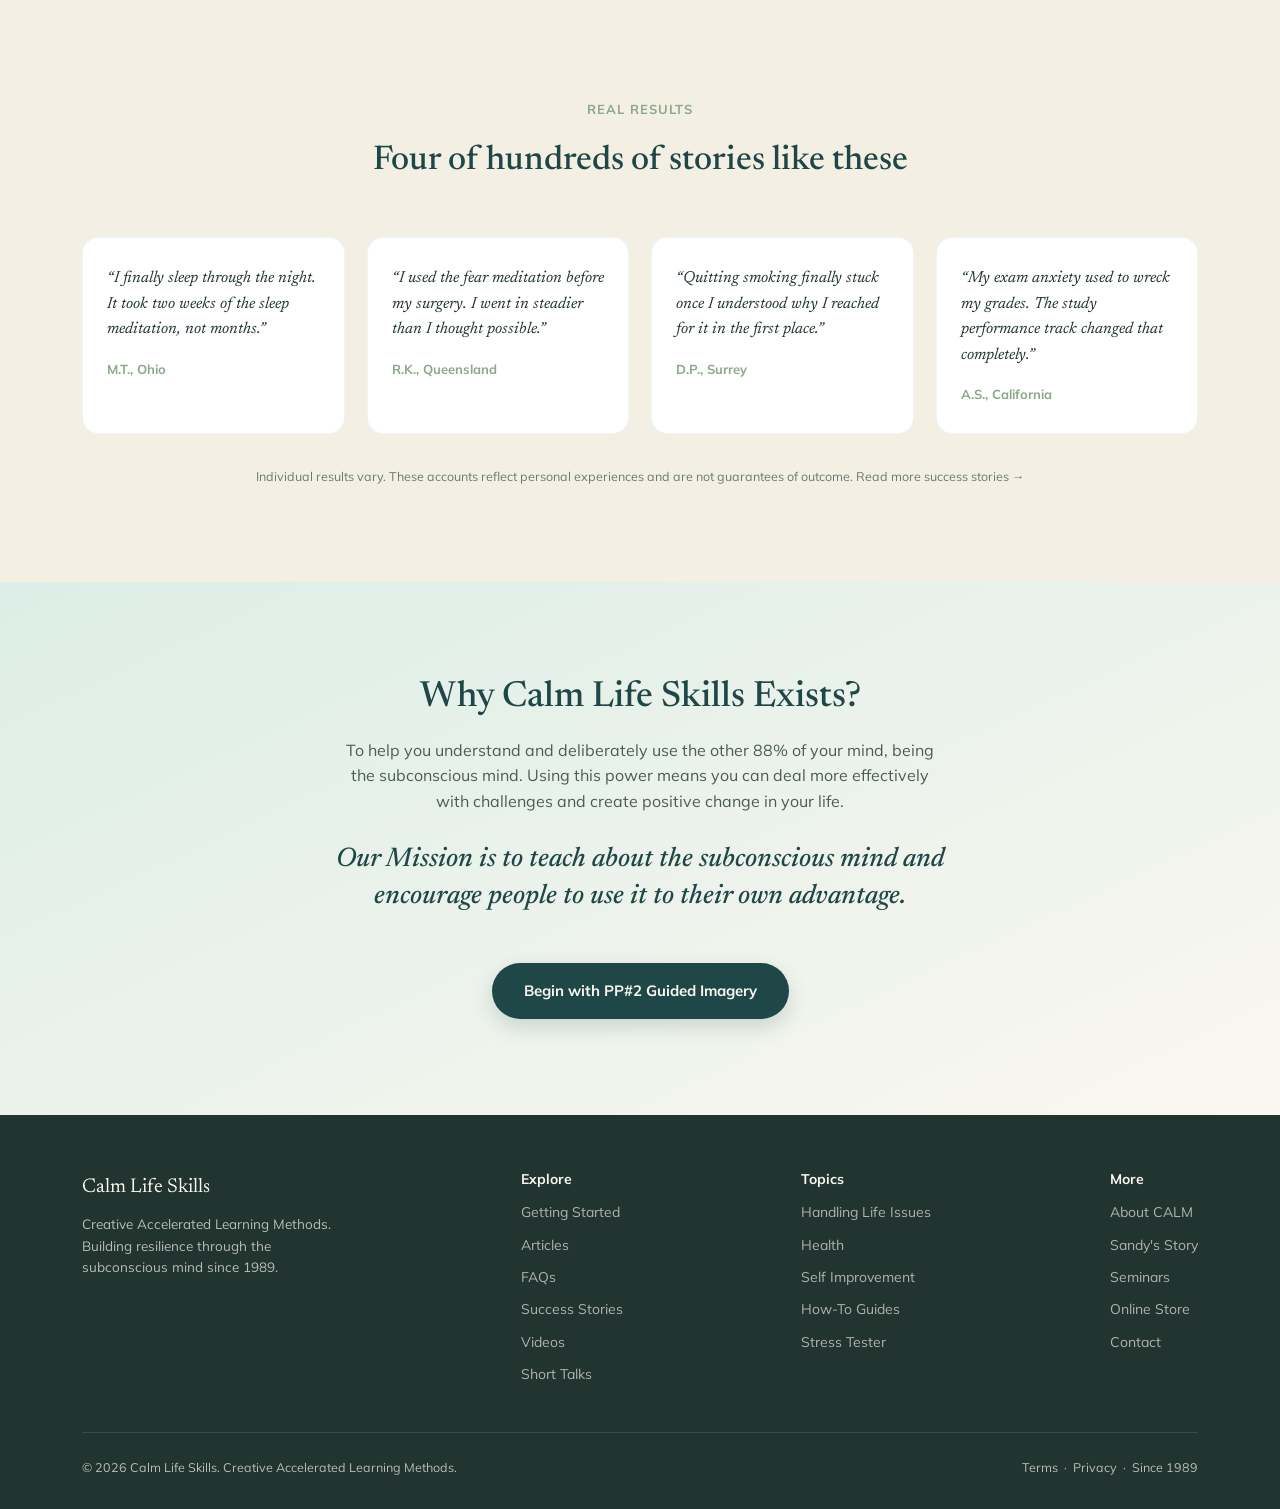
<file: home.html>
<!DOCTYPE html>
<html lang="en">
<head>
<meta charset="UTF-8">
<meta name="viewport" content="width=device-width, initial-scale=1.0">
<title>Calm Life Skills — resilience trained, not willed</title>
<meta name="description" content="Calm Life Skills teaches you to work with your subconscious mind through guided imagery and targeted meditation. Founded by Sandy MacGregor, 1989." />
<link rel="preconnect" href="https://fonts.googleapis.com">
<link rel="preconnect" href="https://fonts.gstatic.com" crossorigin>
<link href="https://fonts.googleapis.com/css2?family=Newsreader:ital,opsz,wght@0,72,400;0,72,500;0,72,600;1,72,400;1,72,500&family=Mulish:wght@400;500;600;700;800&display=swap" rel="stylesheet">
<link href="assets/calm-theme.css" rel="stylesheet">
<link href="assets/calm-home.css" rel="stylesheet">
</head>
<body>
<a class="skip-link" href="#main">Skip to content</a>

<div class="topbar">
  <div class="topbar-inner">
    <a href="home.html" class="logo">CalmLifeSkills<span>.</span></a>

    <nav class="nav-links" aria-label="Main">
      <a href="how-it-works.html">How It Works</a>
      <a href="meditations.html">Meditations</a>
      <a href="https://www.calm.com.au/about/sandy-macgregor">About Sandy</a>
      <a href="https://www.calm.com.au/success-stories">Success Stories</a>
      <a href="https://shop.calm.com.au/">The Shop</a>
    </nav>

    <a href="https://shop.calm.com.au/products/peaceful-place-series-cd-no-2-guided-imagery-download" class="nav-cta">Start with PP#2</a>

    <button class="nav-toggle" aria-label="Open menu" aria-expanded="false"
            aria-controls="site-drawer" data-drawer-open>
      <span></span><span></span><span></span>
    </button>
  </div>
</div>

<div class="drawer" id="site-drawer">
  <div class="drawer-scrim" data-drawer-close></div>
  <div class="drawer-panel" role="dialog" aria-modal="true" aria-label="Menu">
    <div class="drawer-head">
      <span class="logo">CalmLifeSkills<span>.</span></span>
      <button class="drawer-close" aria-label="Close menu" data-drawer-close>
        &times;
      </button>
    </div>

    <a class="drawer-link" href="how-it-works.html">How It Works</a>
    <a class="drawer-link" href="meditations.html">Meditations</a>
    <a class="drawer-link" href="https://www.calm.com.au/about/sandy-macgregor">About Sandy</a>
    <a class="drawer-link" href="https://www.calm.com.au/success-stories">Success Stories</a>
    <a class="drawer-link" href="https://shop.calm.com.au/">The Shop</a>

    <p class="drawer-note">Everything else on the site</p>
    <details>
      <summary>Calm Topics</summary>
      <div class="drawer-sub">
        <a href="https://www.calm.com.au/handling-life-issues/acceptance-and-letting-go">Acceptance &amp; Letting Go</a>
        <a href="https://www.calm.com.au/handling-life-issues/dealing-with-anger">Anger</a>
        <a href="https://www.calm.com.au/handling-life-issues/children">Children</a>
        <a href="https://www.calm.com.au/handling-life-issues/moving-through-depression">Depression</a>
        <a href="https://www.calm.com.au/handling-life-issues/stop-fear">Fear</a>
        <a href="https://www.calm.com.au/handling-life-issues/forgiveness">Forgiveness</a>
        <a href="https://www.calm.com.au/handling-life-issues/gratefulness">Gratefulness</a>
        <a href="https://www.calm.com.au/handling-life-issues/grief-trauma-loss">Grief, Trauma &amp; Loss</a>
        <a href="https://www.calm.com.au/handling-life-issues/life-purpose">Life Purpose</a>
        <a href="https://www.calm.com.au/handling-life-issues/meditation">Meditation</a>
        <a href="https://www.calm.com.au/handling-life-issues/peace-and-harmony">Peace &amp; Harmony</a>
        <a href="https://www.calm.com.au/handling-life-issues/procrastination-and-motivation">Procrastination &amp; Motivation</a>
        <a href="https://www.calm.com.au/handling-life-issues/prosperity-and-abundance">Prosperity &amp; Abundance</a>
        <a href="https://www.calm.com.au/handling-life-issues/improving-relationships">Relationships</a>
        <a href="https://www.calm.com.au/handling-life-issues/science-of-the-mind">Science of the Mind</a>
        <a href="https://www.calm.com.au/handling-life-issues/self-worth-and-confidence">Self-Worth &amp; Confidence</a>
        <a href="https://www.calm.com.au/handling-life-issues/sleep-made-easy">Sleep</a>
        <a href="https://www.calm.com.au/handling-life-issues/quit-smoking">Smoking</a>
        <a href="https://www.calm.com.au/handling-life-issues/spirituality">Spirituality</a>
        <a href="https://www.calm.com.au/handling-life-issues/stress">Stress</a>
        <a href="https://www.calm.com.au/handling-life-issues/subconscious-mind">Subconscious Mind</a>
        <a href="https://www.calm.com.au/handling-life-issues/technique">Technique</a>
        <a href="https://www.calm.com.au/handling-life-issues/unconditional-love">Unconditional Love</a>
        <a href="https://www.calm.com.au/handling-life-issues/weight-loss">Weight Loss</a>
        <a href="https://www.calm.com.au/handling-life-issues/worry-and-anxiety">Worry &amp; Anxiety</a>
        <a href="https://www.calm.com.au/health/labour-and-childbirth">Childbirth</a>
        <a href="https://www.calm.com.au/health/moving-through-depression">Depression</a>
        <a href="https://www.calm.com.au/health/health-and-healing">Health &amp; Healing</a>
        <a href="https://www.calm.com.au/health/meditation">Meditation</a>
        <a href="https://www.calm.com.au/health/sleep-made-easy">Sleep</a>
        <a href="https://www.calm.com.au/health/quit-smoking">Smoking</a>
        <a href="https://www.calm.com.au/health/stress">Stress</a>
        <a href="https://www.calm.com.au/health/subconscious-mind">Subconscious Mind</a>
        <a href="https://www.calm.com.au/health/weight-loss">Weight Loss</a>
        <a href="https://www.calm.com.au/health/worry-and-anxiety">Worry &amp; Anxiety</a>
        <a href="https://www.calm.com.au/self-improvement/enhancing-creativity">Creativity</a>
        <a href="https://www.calm.com.au/self-improvement/goal-setting">Goal Setting</a>
        <a href="https://www.calm.com.au/self-improvement/personal-leadership">Leadership</a>
        <a href="https://www.calm.com.au/self-improvement/life-purpose">Life Purpose</a>
        <a href="https://www.calm.com.au/self-improvement/meditation">Meditation</a>
        <a href="https://www.calm.com.au/self-improvement/memory-and-learning">Memory</a>
        <a href="https://www.calm.com.au/self-improvement/prosperity-and-abundance">Prosperity &amp; Abundance</a>
        <a href="https://www.calm.com.au/self-improvement/sales-and-productivity">Sales &amp; Productivity</a>
        <a href="https://www.calm.com.au/self-improvement/science-of-the-mind">Science of the Mind</a>
        <a href="https://www.calm.com.au/self-improvement/self-worth-and-confidence">Self-Worth &amp; Confidence</a>
        <a href="https://www.calm.com.au/self-improvement/spirituality">Spirituality</a>
        <a href="https://www.calm.com.au/self-improvement/sports">Sports</a>
        <a href="https://www.calm.com.au/self-improvement/subconscious-mind">Subconscious Mind</a>
        <a href="https://www.calm.com.au/self-improvement/technique">Technique</a>
      </div>
    </details>
    <details>
      <summary>Resources</summary>
      <div class="drawer-sub">
        <a href="https://www.calm.com.au/getting-started/">Getting Started</a>
        <a href="https://www.calm.com.au/articles">Articles</a>
        <a href="https://www.calm.com.au/faq">FAQs</a>
        <a href="https://www.calm.com.au/how-to-guides">How-To Guides</a>
        <a href="https://www.calm.com.au/success-stories">Success Stories</a>
        <a href="https://www.calm.com.au/videos">Videos</a>
        <a href="https://www.calm.com.au/short-talks">Short Talks</a>
        <a href="https://www.calm.com.au/stress-test">Stress Tester</a>
        <a href="https://www.calm.com.au/mmn/signup">Mind Matters News</a>
        <a href="https://www.calm.com.au/mmn/archive">MMN Archive</a>
      </div>
    </details>
    <details>
      <summary>About</summary>
      <div class="drawer-sub">
        <a href="https://www.calm.com.au/about/calm">About CALM</a>
        <a href="https://www.calm.com.au/about/sandy-macgregor">Sandy&#x27;s Story</a>
        <a href="https://www.calm.com.au/about/all-the-latest">All the Latest</a>
        <a href="https://www.calm.com.au/about/contact">Contact</a>
        <a href="https://www.calm.com.au/charity-and-others/my-charity">My Charity</a>
        <a href="https://www.calm.com.au/charity-and-others/tours-to-vietnam">My Tours to Vietnam</a>
      </div>
    </details>
    <details>
      <summary>Products</summary>
      <div class="drawer-sub">
        <a href="https://www.calm.com.au/seminars">Seminar Information</a>
        <a href="https://shop.calm.com.au/">Online Store</a>
        <a href="https://shop.calm.com.au/collections/books">Books</a>
        <a href="https://shop.calm.com.au/collections/seminar">Seminars on DVD</a>
        <a href="https://shop.calm.com.au/collections/audio">Audio CDs</a>
        <a href="https://shop.calm.com.au/collections/dvd">DVDs</a>
        <a href="https://shop.calm.com.au/collections/packs">Packs</a>
        <a href="https://shop.calm.com.au/collections/personal-coaching">Coaching</a>
        <a href="https://shop.calm.com.au/collections/meditation">Meditation</a>
      </div>
    </details>

    <a href="https://shop.calm.com.au/products/peaceful-place-series-cd-no-2-guided-imagery-download" class="nav-cta">Start with PP#2</a>
  </div>
</div>

<main id="main">

<section class="hero">
  <div class="hero-inner">
    <div>
      <div class="eyebrow">Creative Accelerated Learning Methods, Since 1989</div>
      <h1>Resilience isn&rsquo;t willpower. <em>It&rsquo;s trained</em>, in the
        quiet of your own mind.</h1>
      <p class="hero-sub">Calm Life Skills teaches you to work with your
        subconscious mind, through guided imagery and targeted meditation, so
        calm becomes a skill you carry, not a moment you wait for.</p>
      <div class="hero-actions">
        <a href="#start" class="btn-primary">Learn to Relax in 30 Seconds</a>
        <a href="https://www.calm.com.au/about/sandy-macgregor" class="btn-secondary">Meet Sandy</a>
      </div>
      <div class="hero-trust">
        <div><strong>1989</strong>Program founded</div>
        <div><strong>19</strong>Targeted meditations</div>
        <div><strong>6</strong>Foundational short videos</div>
        <div><strong>3</strong>Continents taught on</div>
      </div>
    </div>
    <div class="hero-visual">
      <div class="brainwave-flow">
        <svg viewBox="0 0 760 200" preserveAspectRatio="xMidYMid meet"
             xmlns="http://www.w3.org/2000/svg" role="img"
             aria-label="A brainwave tracing slowing from Beta through Alpha and
                         Theta into Delta">
          <path class="flow-line" d="M0,100
            Q6,0 12,100 Q18,200 24,100 Q30,2 36,100 Q42,198 48,100 Q54,0 60,100 Q66,200 72,100 Q78,2 84,100 Q90,198 96,100 Q102,0 108,100 Q114,200 120,100 Q126,4 132,100 Q138,196 144,100 Q150,0 156,100 Q162,200 168,100 Q174,4 180,100
            C189,44 196,44 205,100 C214,156 221,156 230,100 C239,40 246,40 255,100 C264,158 271,158 280,100 C289,46 296,46 305,100 C314,154 321,154 330,100 C339,43 346,43 355,100 C364,157 371,157 380,100
            C393,56 403,56 416,100 C429,144 439,144 452,100 C465,54 475,54 488,100 C501,146 511,146 524,100 C537,56 547,56 560,100
            C578,85 592,85 610,100 C628,115 642,115 660,100 C678,86 692,86 710,100 C728,114 742,114 760,100"/>
        </svg>
        <div class="flow-labels">
          <div class="flow-label">
            <div class="wave-name">Beta</div>
            <div class="wave-state">Alert</div>
          </div>
          <div class="flow-label">
            <div class="wave-name">Alpha</div>
            <div class="wave-state">Relaxed</div>
          </div>
          <div class="flow-label">
            <div class="wave-name">Theta</div>
            <div class="wave-state">Meditative</div>
          </div>
          <div class="flow-label">
            <div class="wave-name">Delta</div>
            <div class="wave-state">Deep sleep</div>
          </div>
        </div>
        <div class="brainwave-caption">Calm Life Skills teaches you to create the
          habits you want by using the Theta state of your subconscious mind</div>
      </div>
    </div>
  </div>
  <div class="wave-divider">
    <svg viewBox="0 0 1600 80" preserveAspectRatio="none" aria-hidden="true"
         xmlns="http://www.w3.org/2000/svg">
      <path d="M0,40 C100,10 200,70 300,40 C400,10 500,70 600,40 C700,10 800,70 900,40 C1000,10 1100,70 1200,40 C1300,10 1400,70 1500,40 C1550,25 1580,40 1600,40 L1600,80 L0,80 Z
                M1600,40 C1700,10 1800,70 1900,40 C2000,10 2100,70 2200,40 C2300,10 2400,70 2500,40 C2600,10 2700,70 2800,40 C2900,10 3000,70 3100,40 C3150,25 3180,40 3200,40 L3200,80 L1600,80 Z"
            fill="#A8D5C5" opacity="0.55"/>
    </svg>
  </div>
</section>

<section class="tracks" id="start">
  <div class="wrap">
    <div class="section-head">
      <div class="eyebrow">Two ways to begin</div>
      <h2>Wherever you&rsquo;re starting from, there&rsquo;s a path to success</h2>
      <p>Everyone starts in the same place. PP#2, Guided Imagery, teaches your
        mind to relax and release stress in 30 seconds. Only once that skill is
        in place do the targeted meditations work as they should.</p>
    </div>
    <div class="track-grid">
      <div class="track-card quick">
        <span class="track-tag">I want help now</span>
        <h3>Start with Guided Imagery</h3>
        <p>A guided imagery track that teaches your mind to relax and release
          stress in 30 seconds, no experience required. This is step one, before
          any targeted meditation.</p>
        <a href="https://shop.calm.com.au/products/peaceful-place-series-cd-no-2-guided-imagery-download" class="track-link">Start with PP#2 Guided Imagery &rarr;</a>
      </div>
      <div class="track-card learn">
        <span class="track-tag">I want to understand first</span>
        <h3>See how Calm Life Skills works</h3>
        <p>Do the 6 foundational short videos, read about the man who built it
          under fire, and why the subconscious mind responds to this kind of
          training.</p>
        <a href="https://www.calm.com.au/getting-started/" class="track-link">Start here &rarr;</a>
      </div>
    </div>
  </div>
</section>

<section class="foundation" id="videos">
  <div class="wrap">
    <div class="section-head">
      <div class="eyebrow">Learn why this works</div>
      <h2>The six foundation short videos.</h2>
      <p>Six short videos, in order. By the end you will understand what the
        subconscious mind does, why it responds to imagery, and what to do next.</p>
    </div>
    <div class="foundation-grid">
      <div class="foundation-card">
        <div class="foundation-label">Video 01</div>
        <h3>There&rsquo;s a part of your mind you were never taught to use.</h3>
        <p>The subconscious runs the majority of what you do. Most people never get shown how to speak to it deliberately.</p>
      </div>
      <div class="foundation-card">
        <div class="foundation-label">Video 02</div>
        <h3>It&rsquo;s already being used successfully by athletes, doctors and students.</h3>
        <p>The same mental training turns up wherever performance under pressure matters. It is not fringe, it is just not taught.</p>
      </div>
      <div class="foundation-card">
        <div class="foundation-label">Video 03</div>
        <h3>You can do this yourself, right now.</h3>
        <p>The entry technique takes thirty seconds and needs no equipment, no teacher and no belief system.</p>
      </div>
      <div class="foundation-card">
        <div class="foundation-label">Video 04</div>
        <h3>There&rsquo;s measurable science behind it.</h3>
        <p>Brainwave states are measurable. So are blood pressure and pulse. The demonstrations show the change as it happens.</p>
      </div>
      <div class="foundation-card">
        <div class="foundation-label">Video 05</div>
        <h3>This works for life&rsquo;s hardest moments, not just minor ones.</h3>
        <p>Grief, trauma, chronic pain. The technique was built under real pressure, not in a seminar room.</p>
      </div>
      <div class="foundation-card">
        <div class="foundation-label">Video 06</div>
        <h3>Now you understand enough. Take the next step.</h3>
        <p>Once the idea makes sense, the practice is what changes things. That starts with PP#2.</p>
      </div>
    </div>
    <a href="https://www.calm.com.au/videos" class="foundation-cta">Watch the six videos</a>
  </div>
</section>

<section class="program" id="program">
  <div class="wrap">
    <div class="section-head">
      <div class="eyebrow">The Program</div>
      <h2>Two steps, moving into Alpha and then into Theta</h2>
      <p>Guided Imagery first, to teach the entry. Then whichever targeted
        meditation matches what you are working on.</p>
    </div>
    <div class="program-grid">
      <div class="program-card">
        <div class="program-step">PP#2</div>
        <h3>Guided Imagery</h3>
        <p>The foundation track. Teaches your mind to reach a relaxed state in
          about thirty seconds, which is the skill everything else rests on.</p>
        <a href="https://shop.calm.com.au/products/peaceful-place-series-cd-no-2-guided-imagery-download" class="track-link">See it in the shop &rarr;</a>
      </div>
      <div class="program-card">
        <div class="program-step">PP#3 to PP#21</div>
        <h3>The 19 Meditations</h3>
        <p>One track per issue, from sleep and pain to confidence, grief and
          quitting smoking. Take the one you need, when you need it.</p>
        <a href="https://shop.calm.com.au/collections/meditation" class="track-link">Browse all
          meditations &rarr;</a>
      </div>
    </div>
  </div>
</section>

<section class="meditations" id="meditations">
  <div class="wrap">
    <div class="section-head">
      <div class="eyebrow">19 Targeted Meditations</div>
      <h2>Whatever you want to achieve, there&rsquo;s a track for it</h2>
      <p>Every one of these opens its own page in the shop.</p>
    </div>
    <div class="med-grid">
      <a class="med-chip" href="https://shop.calm.com.au/products/peaceful-place-series-no-3-releasing-hurt-download">Releasing Hurt PP#3</a>
      <a class="med-chip" href="https://shop.calm.com.au/products/peaceful-place-series-no-4-healing-yourself-download">Healing Yourself PP#4</a>
      <a class="med-chip" href="https://shop.calm.com.au/products/peaceful-place-series-no-5-meditation-download">Meditation PP#5</a>
      <a class="med-chip" href="https://shop.calm.com.au/products/peaceful-place-series-no-6-forgiveness-download">Forgiveness PP#6</a>
      <a class="med-chip" href="https://shop.calm.com.au/products/peaceful-place-series-no-7-tapping-your-creativity-download">Tapping Your Creativity PP#7</a>
      <a class="med-chip" href="https://shop.calm.com.au/products/peaceful-place-series-no-8-weight-release-download">Weight Release PP#8</a>
      <a class="med-chip" href="https://shop.calm.com.au/products/peaceful-place-series-no-9-letting-go-anger-download">Letting Go Anger PP#9</a>
      <a class="med-chip" href="https://shop.calm.com.au/products/peaceful-place-series-no-10-self-worth-and-confidence-download">Self Worth and Confidence PP#10</a>
      <a class="med-chip" href="https://shop.calm.com.au/products/peaceful-place-series-no-11-achieving-in-exams-and-effective-study-download">Achieving In Exams and Effective Study PP#11</a>
      <a class="med-chip" href="https://shop.calm.com.au/products/peaceful-place-series-no-12-making-sleep-easy-and-useful-download">Making Sleep Easy and Useful PP#12</a>
      <a class="med-chip" href="https://shop.calm.com.au/products/peaceful-place-series-no-13-inner-peace-and-harmony-download">Inner Peace and Harmony PP#13</a>
      <a class="med-chip" href="https://shop.calm.com.au/products/peaceful-place-series-no-14-improving-relationships-download">Improving Relationships PP#14</a>
      <a class="med-chip" href="https://shop.calm.com.au/products/peaceful-place-series-no-15-overcoming-fear-download">Overcoming Fear PP#15</a>
      <a class="med-chip" href="https://shop.calm.com.au/products/peaceful-place-series-no-16-acceptance-and-letting-go-download">Acceptance and Letting Go PP#16</a>
      <a class="med-chip" href="https://shop.calm.com.au/products/peaceful-place-series-no-17-unconditional-love-download">Unconditional Love PP#17</a>
      <a class="med-chip" href="https://shop.calm.com.au/products/peaceful-place-series-no-18-overcoming-worry-anxiousness-download">Overcoming Worry &amp; Anxiousness PP#18</a>
      <a class="med-chip" href="https://shop.calm.com.au/products/peaceful-place-series-no-19-moving-through-depression-download">Moving Through Depression PP#19</a>
      <a class="med-chip" href="https://shop.calm.com.au/products/peaceful-place-series-no-20-handling-the-labour-of-childbirth-download">Handling The Labour Of Childbirth PP#20</a>
      <a class="med-chip" href="https://shop.calm.com.au/products/peaceful-place-series-no-21-quit-smoking-download">Quit Smoking PP#21</a>
    </div>
  </div>
</section>

<section class="about" id="about">
  <div class="wrap about-grid">
    <div>
      <a class="video-frame" href="https://www.calm.com.au/videos"
         aria-label="Watch: Who Is Sandy MacGregor?">
        <div class="play-btn">
          <svg viewBox="0 0 24 24" aria-hidden="true"><path d="M8 5v14l11-7z"/></svg>
        </div>
        <div class="video-caption">Who Is Sandy MacGregor?</div>
      </a>
      <div class="archive-tag">Videos covering seminar snippets, a four part
        series of Resilience Lectures, the Brainwave Proof demonstrations, Sandy's
        Vietnam experiences and more.
        <a href="https://www.calm.com.au/videos">Watch More &rarr;</a></div>
    </div>
    <div class="about-copy">
      <div class="eyebrow">About Sandy</div>
      <h2>Trained under fire. Now teaching calm.</h2>
      <p>Sandy MacGregor served in Vietnam, was decorated for it, and later lost
        three daughters to a single act of violence. What he built afterwards was
        not a theory about resilience. It was the thing that got him through.</p>
      <p>Since 1989 he has taught these techniques on three continents, to
        boardrooms, classrooms and people in the worst week of their lives.</p>
      <div class="credentials">
        <span class="credential-pill">Royal Military College Duntroon</span>
        <span class="credential-pill">Military Cross</span>
        <span class="credential-pill">US Bronze Star</span>
        <span class="credential-pill">Chartered Civil Engineer</span>
      </div>
      <a href="https://www.calm.com.au/about/sandy-macgregor" class="btn-secondary">Read Sandy's
        story</a>
    </div>
  </div>
</section>

<section class="stories" id="stories">
  <div class="wrap">
    <div class="section-head">
      <div class="eyebrow">Real Results</div>
      <h2>Four of hundreds of stories like these</h2>
    </div>
    <div class="stories-grid">
      <div class="story-card">
        <p class="story-quote">&ldquo;I finally sleep through the night. It took two weeks of the sleep meditation, not months.&rdquo;</p>
        <p class="story-name">M.T., Ohio</p>
      </div>
      <div class="story-card">
        <p class="story-quote">&ldquo;I used the fear meditation before my surgery. I went in steadier than I thought possible.&rdquo;</p>
        <p class="story-name">R.K., Queensland</p>
      </div>
      <div class="story-card">
        <p class="story-quote">&ldquo;Quitting smoking finally stuck once I understood why I reached for it in the first place.&rdquo;</p>
        <p class="story-name">D.P., Surrey</p>
      </div>
      <div class="story-card">
        <p class="story-quote">&ldquo;My exam anxiety used to wreck my grades. The study performance track changed that completely.&rdquo;</p>
        <p class="story-name">A.S., California</p>
      </div>
    </div>
    <p class="stories-disclaimer">Individual results vary. These accounts reflect
      personal experiences and are not guarantees of outcome.
      <a href="https://www.calm.com.au/success-stories">Read more success stories &rarr;</a></p>
  </div>
</section>

<section class="final-cta">
  <div class="wrap">
    <h2>Why Calm Life Skills Exists?</h2>
    <p>To help you understand and deliberately use the other 88% of your mind,
      being the subconscious mind. Using this power means you can deal more
      effectively with challenges and create positive change in your life.</p>
    <p class="mission">Our Mission is to teach about the subconscious mind and
      encourage people to use it to their own advantage.</p>
    <a href="https://shop.calm.com.au/products/peaceful-place-series-cd-no-2-guided-imagery-download" class="btn-primary">Begin with PP#2 Guided Imagery</a>
  </div>
</section>

</main>

<footer>
  <div class="wrap">
    <div class="footer-grid">
      <div>
        <div class="footer-logo">Calm Life Skills</div>
        <div style="max-width: 260px; font-size: 13.5px;">
          Creative Accelerated Learning Methods. Building resilience through
          the subconscious mind since 1989.
        </div>
      </div>
      <div class="footer-col">
        <h4>Explore</h4>
        <a href="{u('/getting-started/')}">Getting Started</a>
        <a href="{u('/articles')}">Articles</a>
        <a href="{u('/faq')}">FAQs</a>
        <a href="{u('/success-stories')}">Success Stories</a>
        <a href="{u('/videos')}">Videos</a>
        <a href="{u('/short-talks')}">Short Talks</a>
      </div>
      <div class="footer-col">
        <h4>Topics</h4>
        <a href="{u('/handling-life-issues')}">Handling Life Issues</a>
        <a href="{u('/health')}">Health</a>
        <a href="{u('/self-improvement')}">Self Improvement</a>
        <a href="{u('/how-to-guides')}">How-To Guides</a>
        <a href="{u('/stress-test')}">Stress Tester</a>
      </div>
      <div class="footer-col">
        <h4>More</h4>
        <a href="{u('/about/calm')}">About CALM</a>
        <a href="{u('/about/sandy-macgregor')}">Sandy's Story</a>
        <a href="{u('/seminars')}">Seminars</a>
        <a href="https://shop.calm.com.au/">Online Store</a>
        <a href="{u('/about/contact')}">Contact</a>
      </div>
    </div>
    <div class="footer-bottom">
      <span>&copy; 2026 Calm Life Skills. Creative Accelerated Learning
        Methods.</span>
      <span><a href="{u('/terms')}">Terms</a> &nbsp;&middot;&nbsp;
        <a href="{u('/privacy')}">Privacy</a> &nbsp;&middot;&nbsp; Since 1989</span>
    </div>
  </div>
</footer>

<script>
(function () {
  var body = document.body;
  var toggle = document.querySelector('[data-drawer-open]');

  function close() {
    body.classList.remove('drawer-open');
    if (toggle) { toggle.setAttribute('aria-expanded', 'false'); toggle.focus(); }
  }

  if (toggle) {
    toggle.addEventListener('click', function () {
      body.classList.add('drawer-open');
      toggle.setAttribute('aria-expanded', 'true');
    });
  }

  document.querySelectorAll('[data-drawer-close]').forEach(function (el) {
    el.addEventListener('click', close);
  });

  document.addEventListener('keydown', function (e) {
    if (e.key === 'Escape' && body.classList.contains('drawer-open')) close();
  });

  /* 15 years of WYSIWYG editing left <div>&nbsp;</div> spacers between
     every paragraph. They were invisible under Bootstrap's tighter
     leading; under the new type scale they open large gaps. Shown here
     client-side so the effect is visible — in the PHP build this same
     collapse happens once, server-side, when the article body renders. */
  document.querySelectorAll('.article-body > div, .article-body > p')
    .forEach(function (el) {
      if (!el.querySelector('img') &&
          el.textContent.replace(/\u00a0|\s/g, '') === '') {
        el.remove();
      }
    });
})();
</script>

</body>
</html>
</file>
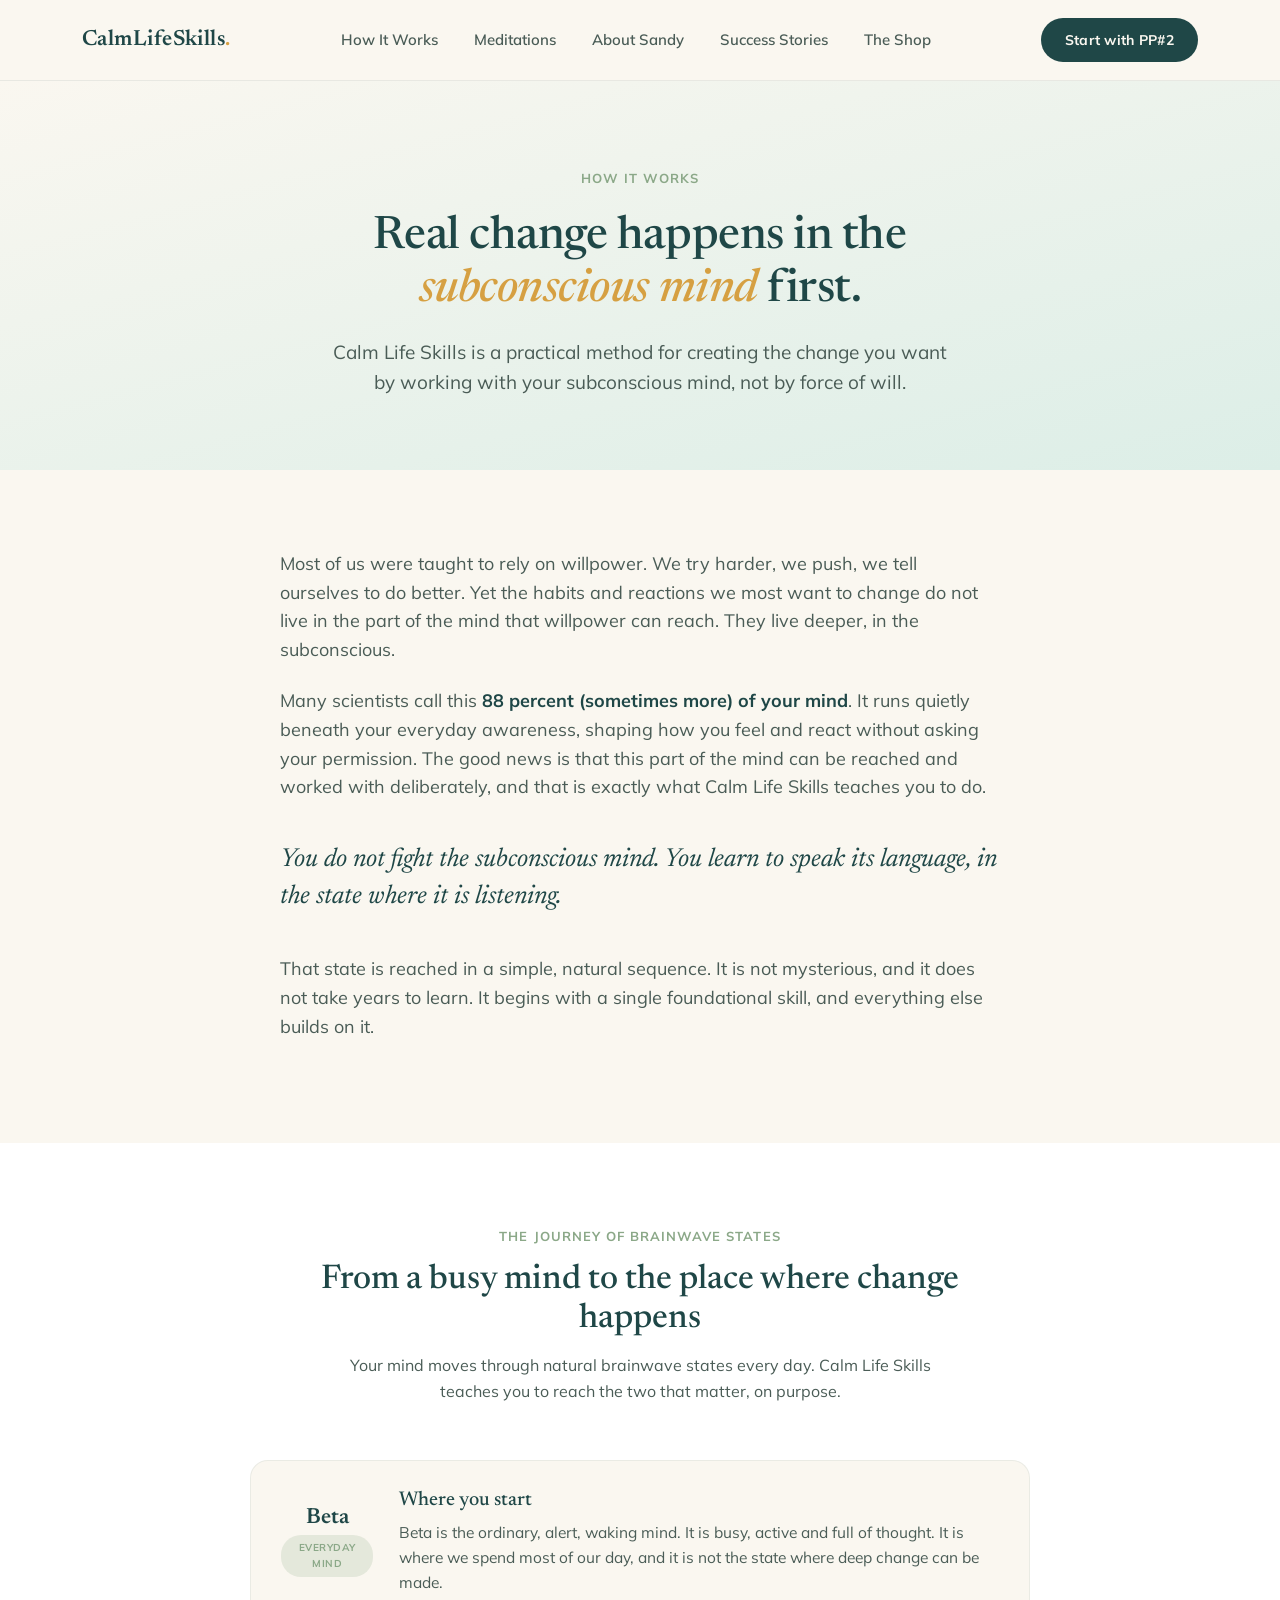
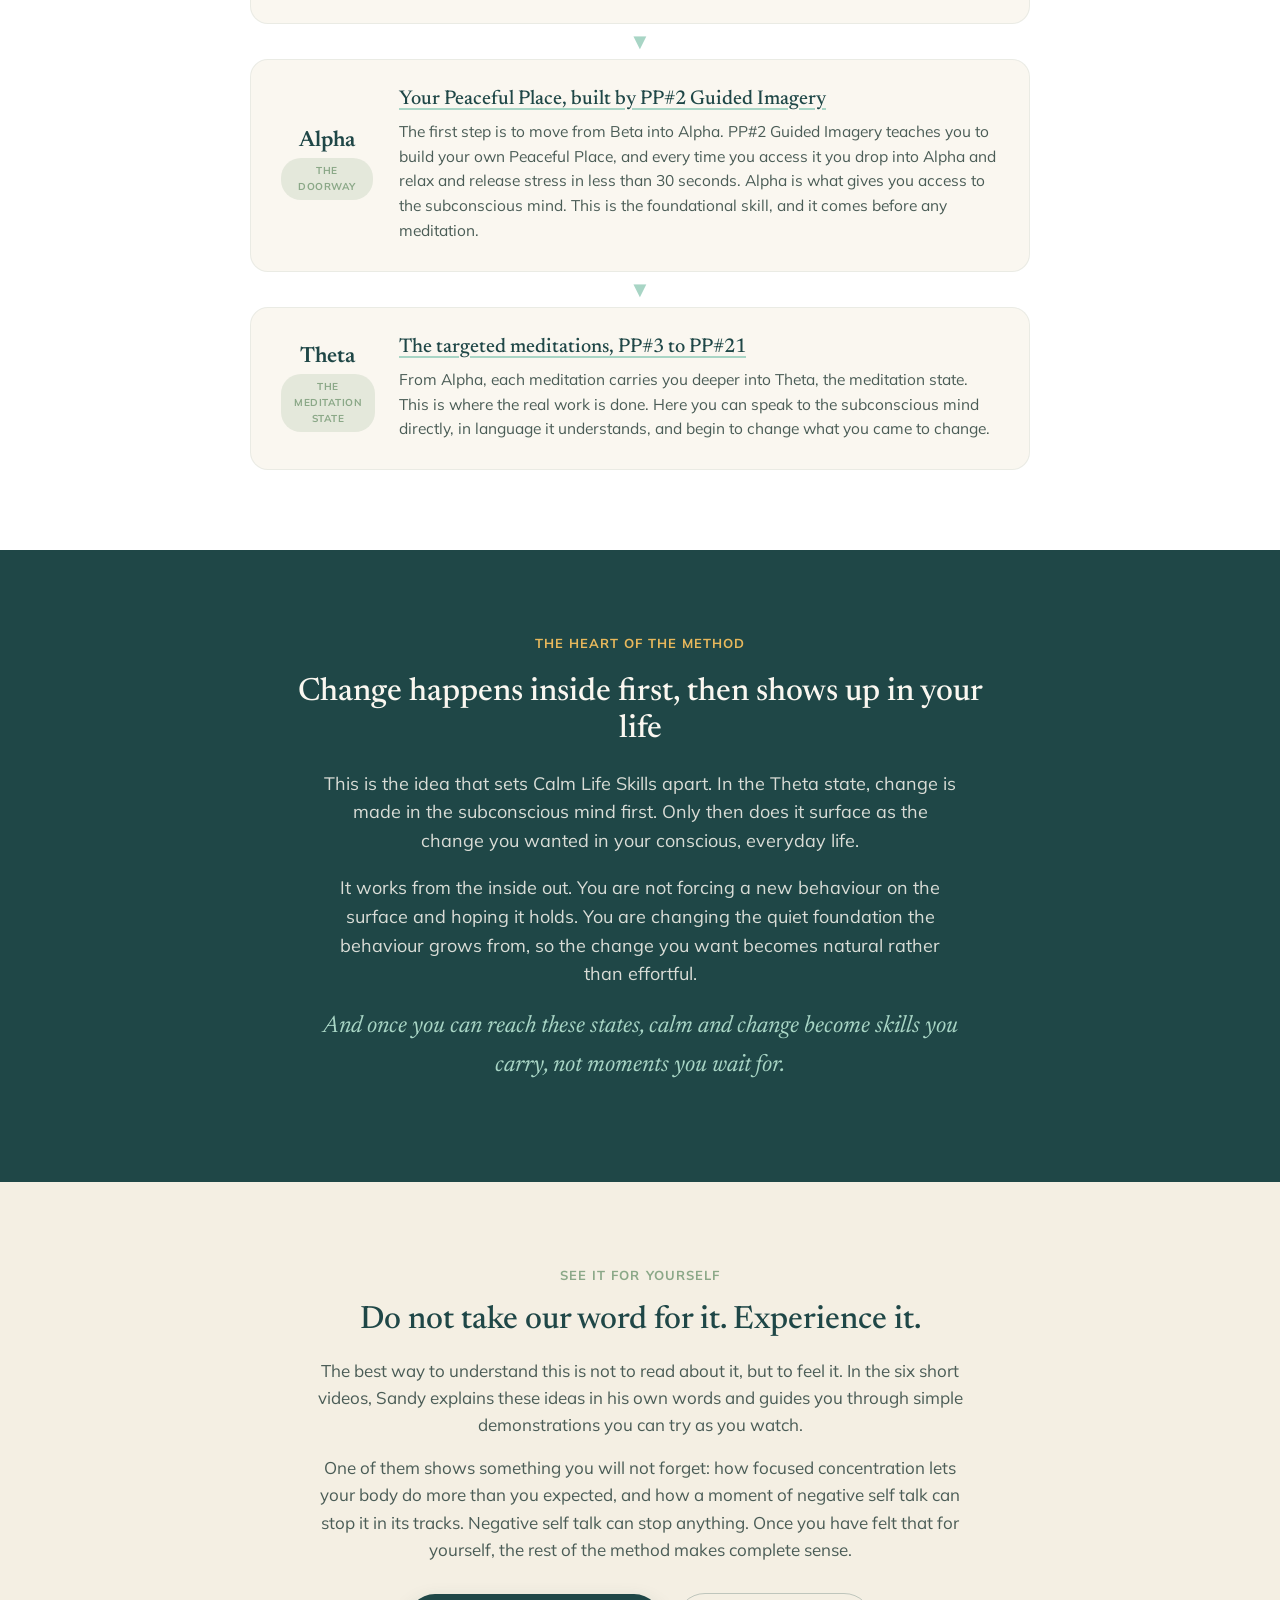
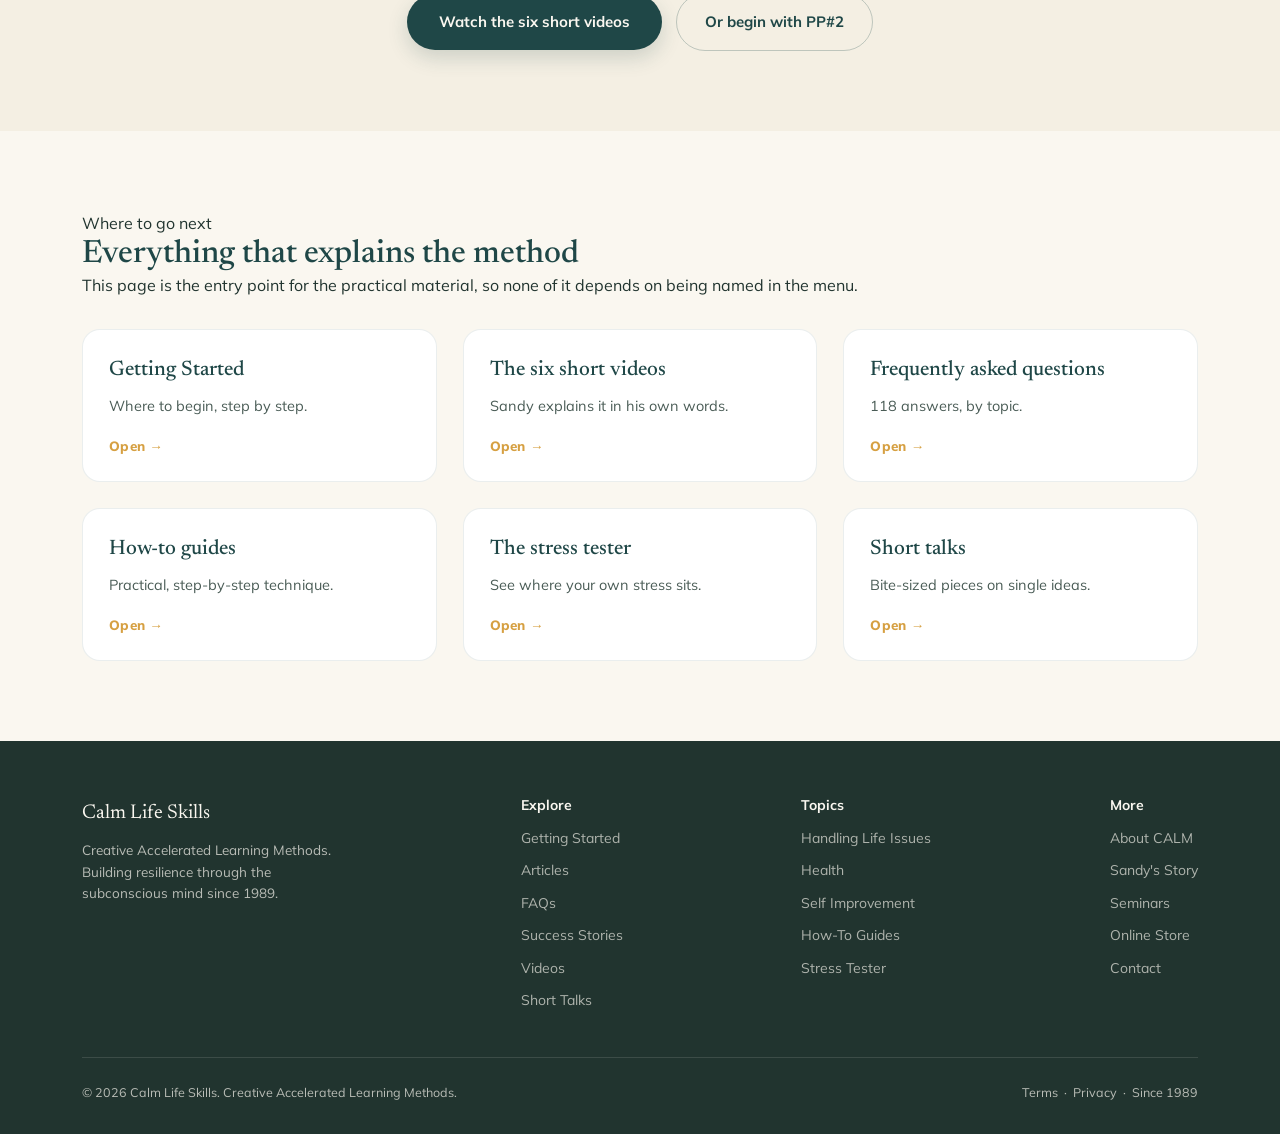
<file: how-it-works.html>
<!DOCTYPE html>
<html lang="en">
<head>
<meta charset="UTF-8">
<meta name="viewport" content="width=device-width, initial-scale=1.0">
<title>How It Works — Calm Life Skills</title>
<meta name="description" content="How Calm Life Skills works: moving from Beta to Alpha with PP#2 Guided Imagery, then into Theta with the targeted meditations." />
<link rel="preconnect" href="https://fonts.googleapis.com">
<link rel="preconnect" href="https://fonts.gstatic.com" crossorigin>
<link href="https://fonts.googleapis.com/css2?family=Newsreader:ital,opsz,wght@0,72,400;0,72,500;0,72,600;1,72,400;1,72,500&family=Mulish:wght@400;500;600;700;800&display=swap" rel="stylesheet">
<link href="assets/calm-theme.css" rel="stylesheet">
<link href="assets/calm-howitworks.css" rel="stylesheet">
</head>
<body>
<a class="skip-link" href="#main">Skip to content</a>

<div class="topbar">
  <div class="topbar-inner">
    <a href="home.html" class="logo">CalmLifeSkills<span>.</span></a>

    <nav class="nav-links" aria-label="Main">
      <a href="how-it-works.html" class="is-active">How It Works</a>
      <a href="meditations.html">Meditations</a>
      <a href="https://www.calm.com.au/about/sandy-macgregor">About Sandy</a>
      <a href="https://www.calm.com.au/success-stories">Success Stories</a>
      <a href="https://shop.calm.com.au/">The Shop</a>
    </nav>

    <a href="https://shop.calm.com.au/products/peaceful-place-series-cd-no-2-guided-imagery-download" class="nav-cta">Start with PP#2</a>

    <button class="nav-toggle" aria-label="Open menu" aria-expanded="false"
            aria-controls="site-drawer" data-drawer-open>
      <span></span><span></span><span></span>
    </button>
  </div>
</div>

<div class="drawer" id="site-drawer">
  <div class="drawer-scrim" data-drawer-close></div>
  <div class="drawer-panel" role="dialog" aria-modal="true" aria-label="Menu">
    <div class="drawer-head">
      <span class="logo">CalmLifeSkills<span>.</span></span>
      <button class="drawer-close" aria-label="Close menu" data-drawer-close>
        &times;
      </button>
    </div>

    <a class="drawer-link" href="how-it-works.html">How It Works</a>
    <a class="drawer-link" href="meditations.html">Meditations</a>
    <a class="drawer-link" href="https://www.calm.com.au/about/sandy-macgregor">About Sandy</a>
    <a class="drawer-link" href="https://www.calm.com.au/success-stories">Success Stories</a>
    <a class="drawer-link" href="https://shop.calm.com.au/">The Shop</a>

    <p class="drawer-note">Everything else on the site</p>
    <details>
      <summary>Calm Topics</summary>
      <div class="drawer-sub">
        <a href="https://www.calm.com.au/handling-life-issues/acceptance-and-letting-go">Acceptance &amp; Letting Go</a>
        <a href="https://www.calm.com.au/handling-life-issues/dealing-with-anger">Anger</a>
        <a href="https://www.calm.com.au/handling-life-issues/children">Children</a>
        <a href="https://www.calm.com.au/handling-life-issues/moving-through-depression">Depression</a>
        <a href="https://www.calm.com.au/handling-life-issues/stop-fear">Fear</a>
        <a href="https://www.calm.com.au/handling-life-issues/forgiveness">Forgiveness</a>
        <a href="https://www.calm.com.au/handling-life-issues/gratefulness">Gratefulness</a>
        <a href="https://www.calm.com.au/handling-life-issues/grief-trauma-loss">Grief, Trauma &amp; Loss</a>
        <a href="https://www.calm.com.au/handling-life-issues/life-purpose">Life Purpose</a>
        <a href="https://www.calm.com.au/handling-life-issues/meditation">Meditation</a>
        <a href="https://www.calm.com.au/handling-life-issues/peace-and-harmony">Peace &amp; Harmony</a>
        <a href="https://www.calm.com.au/handling-life-issues/procrastination-and-motivation">Procrastination &amp; Motivation</a>
        <a href="https://www.calm.com.au/handling-life-issues/prosperity-and-abundance">Prosperity &amp; Abundance</a>
        <a href="https://www.calm.com.au/handling-life-issues/improving-relationships">Relationships</a>
        <a href="https://www.calm.com.au/handling-life-issues/science-of-the-mind">Science of the Mind</a>
        <a href="https://www.calm.com.au/handling-life-issues/self-worth-and-confidence">Self-Worth &amp; Confidence</a>
        <a href="https://www.calm.com.au/handling-life-issues/sleep-made-easy">Sleep</a>
        <a href="https://www.calm.com.au/handling-life-issues/quit-smoking">Smoking</a>
        <a href="https://www.calm.com.au/handling-life-issues/spirituality">Spirituality</a>
        <a href="https://www.calm.com.au/handling-life-issues/stress">Stress</a>
        <a href="https://www.calm.com.au/handling-life-issues/subconscious-mind">Subconscious Mind</a>
        <a href="https://www.calm.com.au/handling-life-issues/technique">Technique</a>
        <a href="https://www.calm.com.au/handling-life-issues/unconditional-love">Unconditional Love</a>
        <a href="https://www.calm.com.au/handling-life-issues/weight-loss">Weight Loss</a>
        <a href="https://www.calm.com.au/handling-life-issues/worry-and-anxiety">Worry &amp; Anxiety</a>
        <a href="https://www.calm.com.au/health/labour-and-childbirth">Childbirth</a>
        <a href="https://www.calm.com.au/health/moving-through-depression">Depression</a>
        <a href="https://www.calm.com.au/health/health-and-healing">Health &amp; Healing</a>
        <a href="https://www.calm.com.au/health/meditation">Meditation</a>
        <a href="https://www.calm.com.au/health/sleep-made-easy">Sleep</a>
        <a href="https://www.calm.com.au/health/quit-smoking">Smoking</a>
        <a href="https://www.calm.com.au/health/stress">Stress</a>
        <a href="https://www.calm.com.au/health/subconscious-mind">Subconscious Mind</a>
        <a href="https://www.calm.com.au/health/weight-loss">Weight Loss</a>
        <a href="https://www.calm.com.au/health/worry-and-anxiety">Worry &amp; Anxiety</a>
        <a href="https://www.calm.com.au/self-improvement/enhancing-creativity">Creativity</a>
        <a href="https://www.calm.com.au/self-improvement/goal-setting">Goal Setting</a>
        <a href="https://www.calm.com.au/self-improvement/personal-leadership">Leadership</a>
        <a href="https://www.calm.com.au/self-improvement/life-purpose">Life Purpose</a>
        <a href="https://www.calm.com.au/self-improvement/meditation">Meditation</a>
        <a href="https://www.calm.com.au/self-improvement/memory-and-learning">Memory</a>
        <a href="https://www.calm.com.au/self-improvement/prosperity-and-abundance">Prosperity &amp; Abundance</a>
        <a href="https://www.calm.com.au/self-improvement/sales-and-productivity">Sales &amp; Productivity</a>
        <a href="https://www.calm.com.au/self-improvement/science-of-the-mind">Science of the Mind</a>
        <a href="https://www.calm.com.au/self-improvement/self-worth-and-confidence">Self-Worth &amp; Confidence</a>
        <a href="https://www.calm.com.au/self-improvement/spirituality">Spirituality</a>
        <a href="https://www.calm.com.au/self-improvement/sports">Sports</a>
        <a href="https://www.calm.com.au/self-improvement/subconscious-mind">Subconscious Mind</a>
        <a href="https://www.calm.com.au/self-improvement/technique">Technique</a>
      </div>
    </details>
    <details>
      <summary>Resources</summary>
      <div class="drawer-sub">
        <a href="https://www.calm.com.au/getting-started/">Getting Started</a>
        <a href="https://www.calm.com.au/articles">Articles</a>
        <a href="https://www.calm.com.au/faq">FAQs</a>
        <a href="https://www.calm.com.au/how-to-guides">How-To Guides</a>
        <a href="https://www.calm.com.au/success-stories">Success Stories</a>
        <a href="https://www.calm.com.au/videos">Videos</a>
        <a href="https://www.calm.com.au/short-talks">Short Talks</a>
        <a href="https://www.calm.com.au/stress-test">Stress Tester</a>
        <a href="https://www.calm.com.au/mmn/signup">Mind Matters News</a>
        <a href="https://www.calm.com.au/mmn/archive">MMN Archive</a>
      </div>
    </details>
    <details>
      <summary>About</summary>
      <div class="drawer-sub">
        <a href="https://www.calm.com.au/about/calm">About CALM</a>
        <a href="https://www.calm.com.au/about/sandy-macgregor">Sandy&#x27;s Story</a>
        <a href="https://www.calm.com.au/about/all-the-latest">All the Latest</a>
        <a href="https://www.calm.com.au/about/contact">Contact</a>
        <a href="https://www.calm.com.au/charity-and-others/my-charity">My Charity</a>
        <a href="https://www.calm.com.au/charity-and-others/tours-to-vietnam">My Tours to Vietnam</a>
      </div>
    </details>
    <details>
      <summary>Products</summary>
      <div class="drawer-sub">
        <a href="https://www.calm.com.au/seminars">Seminar Information</a>
        <a href="https://shop.calm.com.au/">Online Store</a>
        <a href="https://shop.calm.com.au/collections/books">Books</a>
        <a href="https://shop.calm.com.au/collections/seminar">Seminars on DVD</a>
        <a href="https://shop.calm.com.au/collections/audio">Audio CDs</a>
        <a href="https://shop.calm.com.au/collections/dvd">DVDs</a>
        <a href="https://shop.calm.com.au/collections/packs">Packs</a>
        <a href="https://shop.calm.com.au/collections/personal-coaching">Coaching</a>
        <a href="https://shop.calm.com.au/collections/meditation">Meditation</a>
      </div>
    </details>

    <a href="https://shop.calm.com.au/products/peaceful-place-series-cd-no-2-guided-imagery-download" class="nav-cta">Start with PP#2</a>
  </div>
</div>

<main id="main">

<section class="page-hero">
  <div class="wrap">
    <div class="eyebrow">How It Works</div>
    <h1>Real change happens in the <em>subconscious mind</em> first.</h1>
    <p>Calm Life Skills is a practical method for creating the change you want
      by working with your subconscious mind, not by force of will.</p>
  </div>
</section>

<section>
  <div class="lead">
    <p>Most of us were taught to rely on willpower. We try harder, we push, we
      tell ourselves to do better. Yet the habits and reactions we most want to
      change do not live in the part of the mind that willpower can reach. They
      live deeper, in the subconscious.</p>
    <p>Many scientists call this <strong>88 percent (sometimes more) of your
      mind</strong>. It runs quietly beneath your everyday awareness, shaping
      how you feel and react without asking your permission. The good news is
      that this part of the mind can be reached and worked with deliberately,
      and that is exactly what Calm Life Skills teaches you to do.</p>
    <p class="big">You do not fight the subconscious mind. You learn to speak
      its language, in the state where it is listening.</p>
    <p>That state is reached in a simple, natural sequence. It is not
      mysterious, and it does not take years to learn. It begins with a single
      foundational skill, and everything else builds on it.</p>
  </div>
</section>

<section class="journey">
  <div class="wrap">
    <div class="journey-head">
      <div class="eyebrow">The journey of brainwave states</div>
      <h2>From a busy mind to the place where change happens</h2>
      <p>Your mind moves through natural brainwave states every day. Calm Life
        Skills teaches you to reach the two that matter, on purpose.</p>
    </div>
    <div class="steps">
      <div class="step">
        <div class="step-state">
          <div class="name">Beta</div>
          <div class="tag">Everyday mind</div>
        </div>
        <div class="step-body">
          <h3>Where you start</h3>
          <p>Beta is the ordinary, alert, waking mind. It is busy, active and
            full of thought. It is where we spend most of our day, and it is not
            the state where deep change can be made.</p>
        </div>
      </div>

      <div class="step-connector">&#9660;</div>

      <div class="step">
        <div class="step-state">
          <div class="name">Alpha</div>
          <div class="tag">The doorway</div>
        </div>
        <div class="step-body">
          <h3><a href="https://shop.calm.com.au/products/peaceful-place-series-cd-no-2-guided-imagery-download">Your Peaceful Place, built by PP#2 Guided
            Imagery</a></h3>
          <p>The first step is to move from Beta into Alpha. PP#2 Guided
            Imagery teaches you to build your own Peaceful Place, and every
            time you access it you drop into Alpha and relax and release stress
            in less than 30 seconds. Alpha is what gives you access to the
            subconscious mind. This is the foundational skill, and it comes
            before any meditation.</p>
        </div>
      </div>

      <div class="step-connector">&#9660;</div>

      <div class="step">
        <div class="step-state">
          <div class="name">Theta</div>
          <div class="tag">The meditation state</div>
        </div>
        <div class="step-body">
          <h3><a href="meditations.html">The targeted meditations, PP#3 to
            PP#21</a></h3>
          <p>From Alpha, each meditation carries you deeper into Theta, the
            meditation state. This is where the real work is done. Here you can
            speak to the subconscious mind directly, in language it
            understands, and begin to change what you came to change.</p>
        </div>
      </div>
    </div>
  </div>
</section>

<section class="insight">
  <div class="wrap">
    <div class="eyebrow">The heart of the method</div>
    <h2>Change happens inside first, then shows up in your life</h2>
    <p>This is the idea that sets Calm Life Skills apart. In the Theta state,
      change is made in the subconscious mind first. Only then does it surface
      as the change you wanted in your conscious, everyday life.</p>
    <p>It works from the inside out. You are not forcing a new behaviour on the
      surface and hoping it holds. You are changing the quiet foundation the
      behaviour grows from, so the change you want becomes natural rather than
      effortful.</p>
    <p class="stress">And once you can reach these states, calm and change
      become skills you carry, not moments you wait for.</p>
  </div>
</section>

<section class="try">
  <div class="wrap">
    <div class="eyebrow">See it for yourself</div>
    <h2>Do not take our word for it. Experience it.</h2>
    <p>The best way to understand this is not to read about it, but to feel it.
      In the six short videos, Sandy explains these ideas in his own words and
      guides you through simple demonstrations you can try as you watch.</p>
    <p>One of them shows something you will not forget: how focused
      concentration lets your body do more than you expected, and how a moment
      of negative self talk can stop it in its tracks. Negative self talk can
      stop anything. Once you have felt that for yourself, the rest of the
      method makes complete sense.</p>
    <a href="https://www.calm.com.au/videos" class="btn-primary">Watch the six short videos</a>
    <a href="https://shop.calm.com.au/products/peaceful-place-series-cd-no-2-guided-imagery-download" class="btn-secondary">Or begin with PP#2</a>
  </div>
</section>

<section>
  <div class="wrap">
    <div class="section-head" style="text-align:left;max-width:none">
      <div class="eyebrow">Where to go next</div>
      <h2 style="font-size:32px">Everything that explains the method</h2>
      <p style="margin:0">This page is the entry point for the practical
        material, so none of it depends on being named in the menu.</p>
    </div>
    <div class="card-grid" style="margin-top:30px">
      <a class="card" href="https://www.calm.com.au/getting-started/">
        <h3>Getting Started</h3>
        <p>Where to begin, step by step.</p>
        <span class="more">Open &rarr;</span>
      </a>
      <a class="card" href="https://www.calm.com.au/videos">
        <h3>The six short videos</h3>
        <p>Sandy explains it in his own words.</p>
        <span class="more">Open &rarr;</span>
      </a>
      <a class="card" href="https://www.calm.com.au/faq">
        <h3>Frequently asked questions</h3>
        <p>118 answers, by topic.</p>
        <span class="more">Open &rarr;</span>
      </a>
      <a class="card" href="https://www.calm.com.au/how-to-guides">
        <h3>How-to guides</h3>
        <p>Practical, step-by-step technique.</p>
        <span class="more">Open &rarr;</span>
      </a>
      <a class="card" href="https://www.calm.com.au/stress-test">
        <h3>The stress tester</h3>
        <p>See where your own stress sits.</p>
        <span class="more">Open &rarr;</span>
      </a>
      <a class="card" href="https://www.calm.com.au/short-talks">
        <h3>Short talks</h3>
        <p>Bite-sized pieces on single ideas.</p>
        <span class="more">Open &rarr;</span>
      </a>
    </div>
  </div>
</section>

</main>

<footer>
  <div class="wrap">
    <div class="footer-grid">
      <div>
        <div class="footer-logo">Calm Life Skills</div>
        <div style="max-width: 260px; font-size: 13.5px;">
          Creative Accelerated Learning Methods. Building resilience through
          the subconscious mind since 1989.
        </div>
      </div>
      <div class="footer-col">
        <h4>Explore</h4>
        <a href="{u('/getting-started/')}">Getting Started</a>
        <a href="{u('/articles')}">Articles</a>
        <a href="{u('/faq')}">FAQs</a>
        <a href="{u('/success-stories')}">Success Stories</a>
        <a href="{u('/videos')}">Videos</a>
        <a href="{u('/short-talks')}">Short Talks</a>
      </div>
      <div class="footer-col">
        <h4>Topics</h4>
        <a href="{u('/handling-life-issues')}">Handling Life Issues</a>
        <a href="{u('/health')}">Health</a>
        <a href="{u('/self-improvement')}">Self Improvement</a>
        <a href="{u('/how-to-guides')}">How-To Guides</a>
        <a href="{u('/stress-test')}">Stress Tester</a>
      </div>
      <div class="footer-col">
        <h4>More</h4>
        <a href="{u('/about/calm')}">About CALM</a>
        <a href="{u('/about/sandy-macgregor')}">Sandy's Story</a>
        <a href="{u('/seminars')}">Seminars</a>
        <a href="https://shop.calm.com.au/">Online Store</a>
        <a href="{u('/about/contact')}">Contact</a>
      </div>
    </div>
    <div class="footer-bottom">
      <span>&copy; 2026 Calm Life Skills. Creative Accelerated Learning
        Methods.</span>
      <span><a href="{u('/terms')}">Terms</a> &nbsp;&middot;&nbsp;
        <a href="{u('/privacy')}">Privacy</a> &nbsp;&middot;&nbsp; Since 1989</span>
    </div>
  </div>
</footer>

<script>
(function () {
  var body = document.body;
  var toggle = document.querySelector('[data-drawer-open]');

  function close() {
    body.classList.remove('drawer-open');
    if (toggle) { toggle.setAttribute('aria-expanded', 'false'); toggle.focus(); }
  }

  if (toggle) {
    toggle.addEventListener('click', function () {
      body.classList.add('drawer-open');
      toggle.setAttribute('aria-expanded', 'true');
    });
  }

  document.querySelectorAll('[data-drawer-close]').forEach(function (el) {
    el.addEventListener('click', close);
  });

  document.addEventListener('keydown', function (e) {
    if (e.key === 'Escape' && body.classList.contains('drawer-open')) close();
  });

  /* 15 years of WYSIWYG editing left <div>&nbsp;</div> spacers between
     every paragraph. They were invisible under Bootstrap's tighter
     leading; under the new type scale they open large gaps. Shown here
     client-side so the effect is visible — in the PHP build this same
     collapse happens once, server-side, when the article body renders. */
  document.querySelectorAll('.article-body > div, .article-body > p')
    .forEach(function (el) {
      if (!el.querySelector('img') &&
          el.textContent.replace(/\u00a0|\s/g, '') === '') {
        el.remove();
      }
    });
})();
</script>

</body>
</html>
</file>
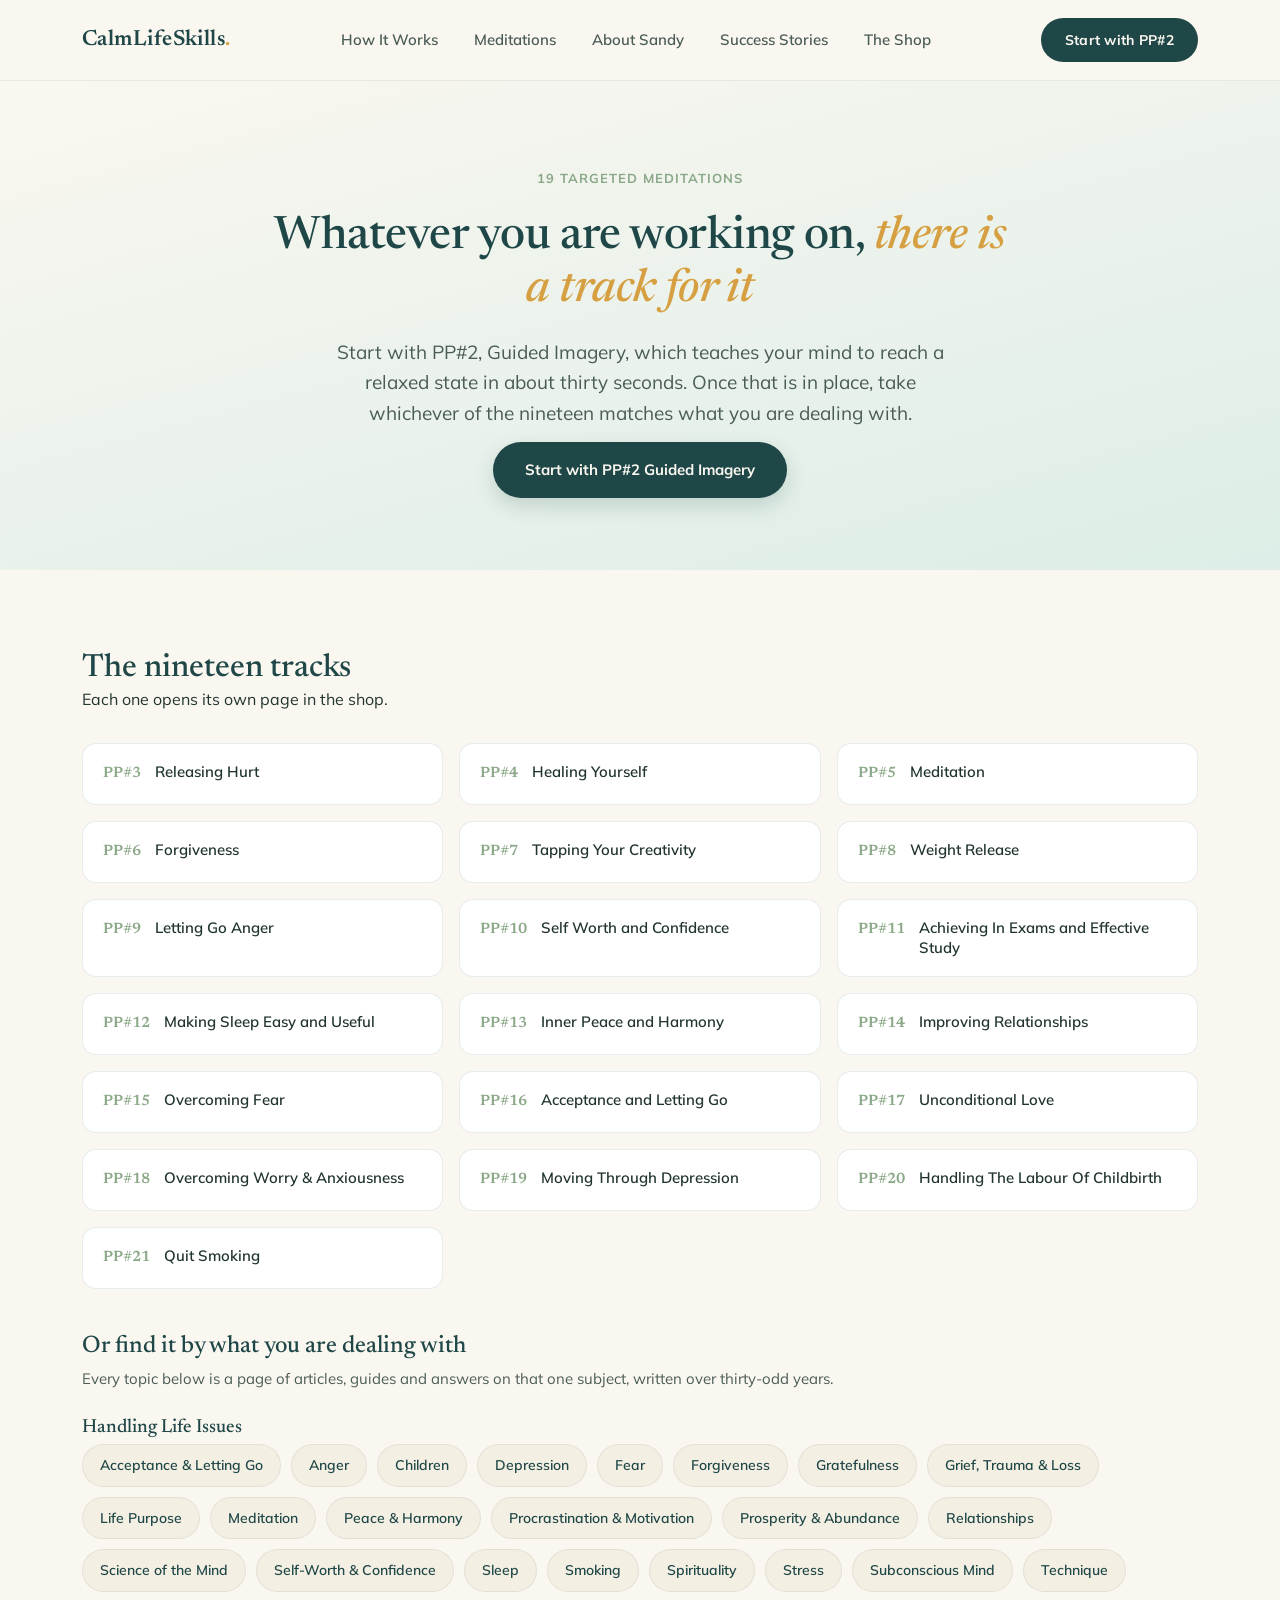
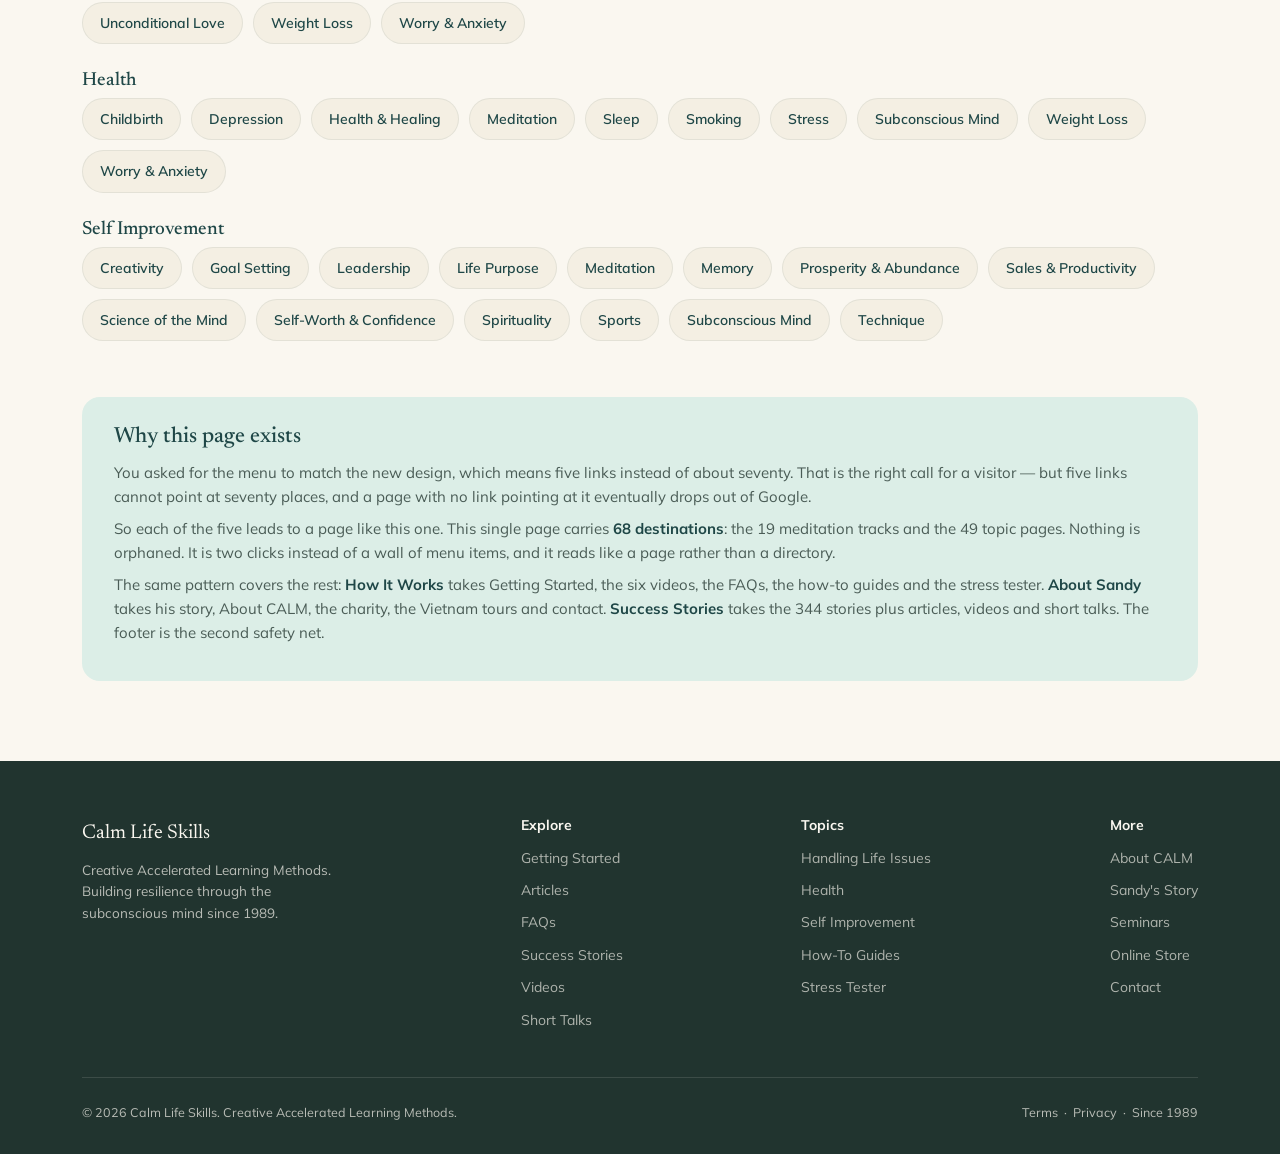
<file: meditations.html>
<!DOCTYPE html>
<html lang="en">
<head>
<meta charset="UTF-8">
<meta name="viewport" content="width=device-width, initial-scale=1.0">
<title>Meditations — Calm Life Skills</title>
<meta name="description" content="The 19 Peaceful Place meditation tracks, and every topic page on the site, in one place." />
<link rel="preconnect" href="https://fonts.googleapis.com">
<link rel="preconnect" href="https://fonts.gstatic.com" crossorigin>
<link href="https://fonts.googleapis.com/css2?family=Newsreader:ital,opsz,wght@0,72,400;0,72,500;0,72,600;1,72,400;1,72,500&family=Mulish:wght@400;500;600;700;800&display=swap" rel="stylesheet">
<link href="assets/calm-theme.css" rel="stylesheet">
<link href="assets/calm-hub.css" rel="stylesheet">
</head>
<body>
<a class="skip-link" href="#main">Skip to content</a>

<div class="topbar">
  <div class="topbar-inner">
    <a href="home.html" class="logo">CalmLifeSkills<span>.</span></a>

    <nav class="nav-links" aria-label="Main">
      <a href="how-it-works.html">How It Works</a>
      <a href="meditations.html" class="is-active">Meditations</a>
      <a href="https://www.calm.com.au/about/sandy-macgregor">About Sandy</a>
      <a href="https://www.calm.com.au/success-stories">Success Stories</a>
      <a href="https://shop.calm.com.au/">The Shop</a>
    </nav>

    <a href="https://shop.calm.com.au/products/peaceful-place-series-cd-no-2-guided-imagery-download" class="nav-cta">Start with PP#2</a>

    <button class="nav-toggle" aria-label="Open menu" aria-expanded="false"
            aria-controls="site-drawer" data-drawer-open>
      <span></span><span></span><span></span>
    </button>
  </div>
</div>

<div class="drawer" id="site-drawer">
  <div class="drawer-scrim" data-drawer-close></div>
  <div class="drawer-panel" role="dialog" aria-modal="true" aria-label="Menu">
    <div class="drawer-head">
      <span class="logo">CalmLifeSkills<span>.</span></span>
      <button class="drawer-close" aria-label="Close menu" data-drawer-close>
        &times;
      </button>
    </div>

    <a class="drawer-link" href="how-it-works.html">How It Works</a>
    <a class="drawer-link" href="meditations.html">Meditations</a>
    <a class="drawer-link" href="https://www.calm.com.au/about/sandy-macgregor">About Sandy</a>
    <a class="drawer-link" href="https://www.calm.com.au/success-stories">Success Stories</a>
    <a class="drawer-link" href="https://shop.calm.com.au/">The Shop</a>

    <p class="drawer-note">Everything else on the site</p>
    <details>
      <summary>Calm Topics</summary>
      <div class="drawer-sub">
        <a href="https://www.calm.com.au/handling-life-issues/acceptance-and-letting-go">Acceptance &amp; Letting Go</a>
        <a href="https://www.calm.com.au/handling-life-issues/dealing-with-anger">Anger</a>
        <a href="https://www.calm.com.au/handling-life-issues/children">Children</a>
        <a href="https://www.calm.com.au/handling-life-issues/moving-through-depression">Depression</a>
        <a href="https://www.calm.com.au/handling-life-issues/stop-fear">Fear</a>
        <a href="https://www.calm.com.au/handling-life-issues/forgiveness">Forgiveness</a>
        <a href="https://www.calm.com.au/handling-life-issues/gratefulness">Gratefulness</a>
        <a href="https://www.calm.com.au/handling-life-issues/grief-trauma-loss">Grief, Trauma &amp; Loss</a>
        <a href="https://www.calm.com.au/handling-life-issues/life-purpose">Life Purpose</a>
        <a href="https://www.calm.com.au/handling-life-issues/meditation">Meditation</a>
        <a href="https://www.calm.com.au/handling-life-issues/peace-and-harmony">Peace &amp; Harmony</a>
        <a href="https://www.calm.com.au/handling-life-issues/procrastination-and-motivation">Procrastination &amp; Motivation</a>
        <a href="https://www.calm.com.au/handling-life-issues/prosperity-and-abundance">Prosperity &amp; Abundance</a>
        <a href="https://www.calm.com.au/handling-life-issues/improving-relationships">Relationships</a>
        <a href="https://www.calm.com.au/handling-life-issues/science-of-the-mind">Science of the Mind</a>
        <a href="https://www.calm.com.au/handling-life-issues/self-worth-and-confidence">Self-Worth &amp; Confidence</a>
        <a href="https://www.calm.com.au/handling-life-issues/sleep-made-easy">Sleep</a>
        <a href="https://www.calm.com.au/handling-life-issues/quit-smoking">Smoking</a>
        <a href="https://www.calm.com.au/handling-life-issues/spirituality">Spirituality</a>
        <a href="https://www.calm.com.au/handling-life-issues/stress">Stress</a>
        <a href="https://www.calm.com.au/handling-life-issues/subconscious-mind">Subconscious Mind</a>
        <a href="https://www.calm.com.au/handling-life-issues/technique">Technique</a>
        <a href="https://www.calm.com.au/handling-life-issues/unconditional-love">Unconditional Love</a>
        <a href="https://www.calm.com.au/handling-life-issues/weight-loss">Weight Loss</a>
        <a href="https://www.calm.com.au/handling-life-issues/worry-and-anxiety">Worry &amp; Anxiety</a>
        <a href="https://www.calm.com.au/health/labour-and-childbirth">Childbirth</a>
        <a href="https://www.calm.com.au/health/moving-through-depression">Depression</a>
        <a href="https://www.calm.com.au/health/health-and-healing">Health &amp; Healing</a>
        <a href="https://www.calm.com.au/health/meditation">Meditation</a>
        <a href="https://www.calm.com.au/health/sleep-made-easy">Sleep</a>
        <a href="https://www.calm.com.au/health/quit-smoking">Smoking</a>
        <a href="https://www.calm.com.au/health/stress">Stress</a>
        <a href="https://www.calm.com.au/health/subconscious-mind">Subconscious Mind</a>
        <a href="https://www.calm.com.au/health/weight-loss">Weight Loss</a>
        <a href="https://www.calm.com.au/health/worry-and-anxiety">Worry &amp; Anxiety</a>
        <a href="https://www.calm.com.au/self-improvement/enhancing-creativity">Creativity</a>
        <a href="https://www.calm.com.au/self-improvement/goal-setting">Goal Setting</a>
        <a href="https://www.calm.com.au/self-improvement/personal-leadership">Leadership</a>
        <a href="https://www.calm.com.au/self-improvement/life-purpose">Life Purpose</a>
        <a href="https://www.calm.com.au/self-improvement/meditation">Meditation</a>
        <a href="https://www.calm.com.au/self-improvement/memory-and-learning">Memory</a>
        <a href="https://www.calm.com.au/self-improvement/prosperity-and-abundance">Prosperity &amp; Abundance</a>
        <a href="https://www.calm.com.au/self-improvement/sales-and-productivity">Sales &amp; Productivity</a>
        <a href="https://www.calm.com.au/self-improvement/science-of-the-mind">Science of the Mind</a>
        <a href="https://www.calm.com.au/self-improvement/self-worth-and-confidence">Self-Worth &amp; Confidence</a>
        <a href="https://www.calm.com.au/self-improvement/spirituality">Spirituality</a>
        <a href="https://www.calm.com.au/self-improvement/sports">Sports</a>
        <a href="https://www.calm.com.au/self-improvement/subconscious-mind">Subconscious Mind</a>
        <a href="https://www.calm.com.au/self-improvement/technique">Technique</a>
      </div>
    </details>
    <details>
      <summary>Resources</summary>
      <div class="drawer-sub">
        <a href="https://www.calm.com.au/getting-started/">Getting Started</a>
        <a href="https://www.calm.com.au/articles">Articles</a>
        <a href="https://www.calm.com.au/faq">FAQs</a>
        <a href="https://www.calm.com.au/how-to-guides">How-To Guides</a>
        <a href="https://www.calm.com.au/success-stories">Success Stories</a>
        <a href="https://www.calm.com.au/videos">Videos</a>
        <a href="https://www.calm.com.au/short-talks">Short Talks</a>
        <a href="https://www.calm.com.au/stress-test">Stress Tester</a>
        <a href="https://www.calm.com.au/mmn/signup">Mind Matters News</a>
        <a href="https://www.calm.com.au/mmn/archive">MMN Archive</a>
      </div>
    </details>
    <details>
      <summary>About</summary>
      <div class="drawer-sub">
        <a href="https://www.calm.com.au/about/calm">About CALM</a>
        <a href="https://www.calm.com.au/about/sandy-macgregor">Sandy&#x27;s Story</a>
        <a href="https://www.calm.com.au/about/all-the-latest">All the Latest</a>
        <a href="https://www.calm.com.au/about/contact">Contact</a>
        <a href="https://www.calm.com.au/charity-and-others/my-charity">My Charity</a>
        <a href="https://www.calm.com.au/charity-and-others/tours-to-vietnam">My Tours to Vietnam</a>
      </div>
    </details>
    <details>
      <summary>Products</summary>
      <div class="drawer-sub">
        <a href="https://www.calm.com.au/seminars">Seminar Information</a>
        <a href="https://shop.calm.com.au/">Online Store</a>
        <a href="https://shop.calm.com.au/collections/books">Books</a>
        <a href="https://shop.calm.com.au/collections/seminar">Seminars on DVD</a>
        <a href="https://shop.calm.com.au/collections/audio">Audio CDs</a>
        <a href="https://shop.calm.com.au/collections/dvd">DVDs</a>
        <a href="https://shop.calm.com.au/collections/packs">Packs</a>
        <a href="https://shop.calm.com.au/collections/personal-coaching">Coaching</a>
        <a href="https://shop.calm.com.au/collections/meditation">Meditation</a>
      </div>
    </details>

    <a href="https://shop.calm.com.au/products/peaceful-place-series-cd-no-2-guided-imagery-download" class="nav-cta">Start with PP#2</a>
  </div>
</div>

<main id="main">

<div class="page-hero">
  <div class="wrap">
    <div class="eyebrow">19 Targeted Meditations</div>
    <h1>Whatever you are working on, <em>there is a track for it</em></h1>
    <p>Start with PP#2, Guided Imagery, which teaches your mind to reach a
      relaxed state in about thirty seconds. Once that is in place, take
      whichever of the nineteen matches what you are dealing with.</p>
    <a href="https://shop.calm.com.au/products/peaceful-place-series-cd-no-2-guided-imagery-download" class="btn-primary">Start with PP#2 Guided Imagery</a>
  </div>
</div>

<section>
  <div class="wrap">
    <div class="section-head" style="text-align:left;max-width:none">
      <h2 style="font-size:32px">The nineteen tracks</h2>
      <p style="margin:0">Each one opens its own page in the shop.</p>
    </div>
    <div class="track-row">
      <a class="track-item" href="https://shop.calm.com.au/products/peaceful-place-series-no-3-releasing-hurt-download"><span class="no">PP#3</span><span class="name">Releasing Hurt</span></a>
      <a class="track-item" href="https://shop.calm.com.au/products/peaceful-place-series-no-4-healing-yourself-download"><span class="no">PP#4</span><span class="name">Healing Yourself</span></a>
      <a class="track-item" href="https://shop.calm.com.au/products/peaceful-place-series-no-5-meditation-download"><span class="no">PP#5</span><span class="name">Meditation</span></a>
      <a class="track-item" href="https://shop.calm.com.au/products/peaceful-place-series-no-6-forgiveness-download"><span class="no">PP#6</span><span class="name">Forgiveness</span></a>
      <a class="track-item" href="https://shop.calm.com.au/products/peaceful-place-series-no-7-tapping-your-creativity-download"><span class="no">PP#7</span><span class="name">Tapping Your Creativity</span></a>
      <a class="track-item" href="https://shop.calm.com.au/products/peaceful-place-series-no-8-weight-release-download"><span class="no">PP#8</span><span class="name">Weight Release</span></a>
      <a class="track-item" href="https://shop.calm.com.au/products/peaceful-place-series-no-9-letting-go-anger-download"><span class="no">PP#9</span><span class="name">Letting Go Anger</span></a>
      <a class="track-item" href="https://shop.calm.com.au/products/peaceful-place-series-no-10-self-worth-and-confidence-download"><span class="no">PP#10</span><span class="name">Self Worth and Confidence</span></a>
      <a class="track-item" href="https://shop.calm.com.au/products/peaceful-place-series-no-11-achieving-in-exams-and-effective-study-download"><span class="no">PP#11</span><span class="name">Achieving In Exams and Effective Study</span></a>
      <a class="track-item" href="https://shop.calm.com.au/products/peaceful-place-series-no-12-making-sleep-easy-and-useful-download"><span class="no">PP#12</span><span class="name">Making Sleep Easy and Useful</span></a>
      <a class="track-item" href="https://shop.calm.com.au/products/peaceful-place-series-no-13-inner-peace-and-harmony-download"><span class="no">PP#13</span><span class="name">Inner Peace and Harmony</span></a>
      <a class="track-item" href="https://shop.calm.com.au/products/peaceful-place-series-no-14-improving-relationships-download"><span class="no">PP#14</span><span class="name">Improving Relationships</span></a>
      <a class="track-item" href="https://shop.calm.com.au/products/peaceful-place-series-no-15-overcoming-fear-download"><span class="no">PP#15</span><span class="name">Overcoming Fear</span></a>
      <a class="track-item" href="https://shop.calm.com.au/products/peaceful-place-series-no-16-acceptance-and-letting-go-download"><span class="no">PP#16</span><span class="name">Acceptance and Letting Go</span></a>
      <a class="track-item" href="https://shop.calm.com.au/products/peaceful-place-series-no-17-unconditional-love-download"><span class="no">PP#17</span><span class="name">Unconditional Love</span></a>
      <a class="track-item" href="https://shop.calm.com.au/products/peaceful-place-series-no-18-overcoming-worry-anxiousness-download"><span class="no">PP#18</span><span class="name">Overcoming Worry &amp; Anxiousness</span></a>
      <a class="track-item" href="https://shop.calm.com.au/products/peaceful-place-series-no-19-moving-through-depression-download"><span class="no">PP#19</span><span class="name">Moving Through Depression</span></a>
      <a class="track-item" href="https://shop.calm.com.au/products/peaceful-place-series-no-20-handling-the-labour-of-childbirth-download"><span class="no">PP#20</span><span class="name">Handling The Labour Of Childbirth</span></a>
      <a class="track-item" href="https://shop.calm.com.au/products/peaceful-place-series-no-21-quit-smoking-download"><span class="no">PP#21</span><span class="name">Quit Smoking</span></a>
    </div>

    <div class="topic-block">
      <h3>Or find it by what you are dealing with</h3>
      <p>Every topic below is a page of articles, guides and answers on that
        one subject, written over thirty-odd years.</p>

      <h3 style="font-size:19px;margin-top:26px">Handling Life Issues</h3>
      <div class="topic-list">
        <a href="https://www.calm.com.au/handling-life-issues/acceptance-and-letting-go">Acceptance &amp; Letting Go</a>
        <a href="https://www.calm.com.au/handling-life-issues/dealing-with-anger">Anger</a>
        <a href="https://www.calm.com.au/handling-life-issues/children">Children</a>
        <a href="https://www.calm.com.au/handling-life-issues/moving-through-depression">Depression</a>
        <a href="https://www.calm.com.au/handling-life-issues/stop-fear">Fear</a>
        <a href="https://www.calm.com.au/handling-life-issues/forgiveness">Forgiveness</a>
        <a href="https://www.calm.com.au/handling-life-issues/gratefulness">Gratefulness</a>
        <a href="https://www.calm.com.au/handling-life-issues/grief-trauma-loss">Grief, Trauma &amp; Loss</a>
        <a href="https://www.calm.com.au/handling-life-issues/life-purpose">Life Purpose</a>
        <a href="https://www.calm.com.au/handling-life-issues/meditation">Meditation</a>
        <a href="https://www.calm.com.au/handling-life-issues/peace-and-harmony">Peace &amp; Harmony</a>
        <a href="https://www.calm.com.au/handling-life-issues/procrastination-and-motivation">Procrastination &amp; Motivation</a>
        <a href="https://www.calm.com.au/handling-life-issues/prosperity-and-abundance">Prosperity &amp; Abundance</a>
        <a href="https://www.calm.com.au/handling-life-issues/improving-relationships">Relationships</a>
        <a href="https://www.calm.com.au/handling-life-issues/science-of-the-mind">Science of the Mind</a>
        <a href="https://www.calm.com.au/handling-life-issues/self-worth-and-confidence">Self-Worth &amp; Confidence</a>
        <a href="https://www.calm.com.au/handling-life-issues/sleep-made-easy">Sleep</a>
        <a href="https://www.calm.com.au/handling-life-issues/quit-smoking">Smoking</a>
        <a href="https://www.calm.com.au/handling-life-issues/spirituality">Spirituality</a>
        <a href="https://www.calm.com.au/handling-life-issues/stress">Stress</a>
        <a href="https://www.calm.com.au/handling-life-issues/subconscious-mind">Subconscious Mind</a>
        <a href="https://www.calm.com.au/handling-life-issues/technique">Technique</a>
        <a href="https://www.calm.com.au/handling-life-issues/unconditional-love">Unconditional Love</a>
        <a href="https://www.calm.com.au/handling-life-issues/weight-loss">Weight Loss</a>
        <a href="https://www.calm.com.au/handling-life-issues/worry-and-anxiety">Worry &amp; Anxiety</a>
      </div>

      <h3 style="font-size:19px;margin-top:26px">Health</h3>
      <div class="topic-list">
        <a href="https://www.calm.com.au/health/labour-and-childbirth">Childbirth</a>
        <a href="https://www.calm.com.au/health/moving-through-depression">Depression</a>
        <a href="https://www.calm.com.au/health/health-and-healing">Health &amp; Healing</a>
        <a href="https://www.calm.com.au/health/meditation">Meditation</a>
        <a href="https://www.calm.com.au/health/sleep-made-easy">Sleep</a>
        <a href="https://www.calm.com.au/health/quit-smoking">Smoking</a>
        <a href="https://www.calm.com.au/health/stress">Stress</a>
        <a href="https://www.calm.com.au/health/subconscious-mind">Subconscious Mind</a>
        <a href="https://www.calm.com.au/health/weight-loss">Weight Loss</a>
        <a href="https://www.calm.com.au/health/worry-and-anxiety">Worry &amp; Anxiety</a>
      </div>

      <h3 style="font-size:19px;margin-top:26px">Self Improvement</h3>
      <div class="topic-list">
        <a href="https://www.calm.com.au/self-improvement/enhancing-creativity">Creativity</a>
        <a href="https://www.calm.com.au/self-improvement/goal-setting">Goal Setting</a>
        <a href="https://www.calm.com.au/self-improvement/personal-leadership">Leadership</a>
        <a href="https://www.calm.com.au/self-improvement/life-purpose">Life Purpose</a>
        <a href="https://www.calm.com.au/self-improvement/meditation">Meditation</a>
        <a href="https://www.calm.com.au/self-improvement/memory-and-learning">Memory</a>
        <a href="https://www.calm.com.au/self-improvement/prosperity-and-abundance">Prosperity &amp; Abundance</a>
        <a href="https://www.calm.com.au/self-improvement/sales-and-productivity">Sales &amp; Productivity</a>
        <a href="https://www.calm.com.au/self-improvement/science-of-the-mind">Science of the Mind</a>
        <a href="https://www.calm.com.au/self-improvement/self-worth-and-confidence">Self-Worth &amp; Confidence</a>
        <a href="https://www.calm.com.au/self-improvement/spirituality">Spirituality</a>
        <a href="https://www.calm.com.au/self-improvement/sports">Sports</a>
        <a href="https://www.calm.com.au/self-improvement/subconscious-mind">Subconscious Mind</a>
        <a href="https://www.calm.com.au/self-improvement/technique">Technique</a>
      </div>
    </div>

    <div class="reach">
      <h3>Why this page exists</h3>
      <p>You asked for the menu to match the new design, which means five
        links instead of about seventy. That is the right call for a visitor
        &mdash; but five links cannot point at seventy places, and a page with
        no link pointing at it eventually drops out of Google.</p>
      <p>So each of the five leads to a page like this one. This single page
        carries <strong>68 destinations</strong>: the 19 meditation tracks and
        the 49 topic pages. Nothing is orphaned. It is two clicks instead of a
        wall of menu items, and it reads like a page rather than a directory.</p>
      <p>The same pattern covers the rest: <strong>How It Works</strong> takes
        Getting Started, the six videos, the FAQs, the how-to guides and the
        stress tester. <strong>About Sandy</strong> takes his story, About
        CALM, the charity, the Vietnam tours and contact. <strong>Success
        Stories</strong> takes the 344 stories plus articles, videos and short
        talks. The footer is the second safety net.</p>
    </div>
  </div>
</section>

</main>

<footer>
  <div class="wrap">
    <div class="footer-grid">
      <div>
        <div class="footer-logo">Calm Life Skills</div>
        <div style="max-width: 260px; font-size: 13.5px;">
          Creative Accelerated Learning Methods. Building resilience through
          the subconscious mind since 1989.
        </div>
      </div>
      <div class="footer-col">
        <h4>Explore</h4>
        <a href="{u('/getting-started/')}">Getting Started</a>
        <a href="{u('/articles')}">Articles</a>
        <a href="{u('/faq')}">FAQs</a>
        <a href="{u('/success-stories')}">Success Stories</a>
        <a href="{u('/videos')}">Videos</a>
        <a href="{u('/short-talks')}">Short Talks</a>
      </div>
      <div class="footer-col">
        <h4>Topics</h4>
        <a href="{u('/handling-life-issues')}">Handling Life Issues</a>
        <a href="{u('/health')}">Health</a>
        <a href="{u('/self-improvement')}">Self Improvement</a>
        <a href="{u('/how-to-guides')}">How-To Guides</a>
        <a href="{u('/stress-test')}">Stress Tester</a>
      </div>
      <div class="footer-col">
        <h4>More</h4>
        <a href="{u('/about/calm')}">About CALM</a>
        <a href="{u('/about/sandy-macgregor')}">Sandy's Story</a>
        <a href="{u('/seminars')}">Seminars</a>
        <a href="https://shop.calm.com.au/">Online Store</a>
        <a href="{u('/about/contact')}">Contact</a>
      </div>
    </div>
    <div class="footer-bottom">
      <span>&copy; 2026 Calm Life Skills. Creative Accelerated Learning
        Methods.</span>
      <span><a href="{u('/terms')}">Terms</a> &nbsp;&middot;&nbsp;
        <a href="{u('/privacy')}">Privacy</a> &nbsp;&middot;&nbsp; Since 1989</span>
    </div>
  </div>
</footer>

<script>
(function () {
  var body = document.body;
  var toggle = document.querySelector('[data-drawer-open]');

  function close() {
    body.classList.remove('drawer-open');
    if (toggle) { toggle.setAttribute('aria-expanded', 'false'); toggle.focus(); }
  }

  if (toggle) {
    toggle.addEventListener('click', function () {
      body.classList.add('drawer-open');
      toggle.setAttribute('aria-expanded', 'true');
    });
  }

  document.querySelectorAll('[data-drawer-close]').forEach(function (el) {
    el.addEventListener('click', close);
  });

  document.addEventListener('keydown', function (e) {
    if (e.key === 'Escape' && body.classList.contains('drawer-open')) close();
  });

  /* 15 years of WYSIWYG editing left <div>&nbsp;</div> spacers between
     every paragraph. They were invisible under Bootstrap's tighter
     leading; under the new type scale they open large gaps. Shown here
     client-side so the effect is visible — in the PHP build this same
     collapse happens once, server-side, when the article body renders. */
  document.querySelectorAll('.article-body > div, .article-body > p')
    .forEach(function (el) {
      if (!el.querySelector('img') &&
          el.textContent.replace(/\u00a0|\s/g, '') === '') {
        el.remove();
      }
    });
})();
</script>

</body>
</html>
</file>
<file: assets/calm-theme.css>
/* calm-theme.css — extracted from Sandy's supplied design, plus the
   templates and navigation the 4 supplied pages do not cover.      */

:root {
  --teal: #1F4747;
  --teal-light: #2C5F5F;
  --sage: #8BA888;
  --seafoam: #A8D5C5;
  --seafoam-light: #DCEEE7;
  --honey: #E8B85C;
  --honey-deep: #D6A042;
  --cream: #FAF7F0;
  --cream-warm: #F4EFE3;
  --ink: #21342F;
  --ink-soft: #4A5C56;
  --white: #FFFFFF;
}

* { margin: 0; padding: 0; box-sizing: border-box; }

html { scroll-behavior: smooth; }

body {
  font-family: 'Mulish', sans-serif;
  color: var(--ink);
  background: var(--cream);
  line-height: 1.6;
  overflow-x: hidden;
}

h1, h2, h3, h4 {
  font-family: 'Newsreader', serif;
  font-weight: 500;
  color: var(--teal);
  line-height: 1.15;
}

a { text-decoration: none; color: inherit; }

.wrap {
  max-width: 1180px;
  margin: 0 auto;
  padding: 0 32px;
}

@media (prefers-reduced-motion: reduce) {
  *, *::before, *::after {
    animation-duration: 0.01ms !important;
    animation-iteration-count: 1 !important;
    transition-duration: 0.01ms !important;
    scroll-behavior: auto !important;
  }
}

/* ===== Top bar ===== */
.topbar {
  position: sticky;
  top: 0;
  z-index: 100;
  background: rgba(250, 247, 240, 0.92);
  backdrop-filter: blur(8px);
  border-bottom: 1px solid rgba(31, 71, 71, 0.08);
}

.topbar-inner {
  display: flex;
  align-items: center;
  justify-content: space-between;
  padding: 18px 32px;
  max-width: 1180px;
  margin: 0 auto;
}

.logo {
  font-family: 'Newsreader', serif;
  font-size: 22px;
  font-weight: 600;
  color: var(--teal);
  letter-spacing: 0.02em;
}

.logo span { color: var(--honey-deep); }

.nav-links {
  display: flex;
  gap: 36px;
  font-size: 15px;
  font-weight: 600;
  color: var(--ink-soft);
}

.nav-links a:hover { color: var(--teal); }

.nav-cta {
  background: var(--teal);
  color: var(--cream);
  padding: 11px 24px;
  border-radius: 30px;
  font-size: 14px;
  font-weight: 700;
  letter-spacing: 0.02em;
  transition: background 0.2s ease, transform 0.2s ease;
}

.nav-cta:hover { background: var(--teal-light); transform: translateY(-1px); }

@media (max-width: 820px) {
  .nav-links { display: none; }
}

/* ===== Hero ===== */
.page-hero {
  background: linear-gradient(165deg, var(--cream) 0%, var(--seafoam-light) 100%);
  padding: 84px 0 72px;
  text-align: center;
}

.page-hero .eyebrow {
  display: inline-flex;
  align-items: center;
  gap: 10px;
  font-size: 13px;
  font-weight: 700;
  letter-spacing: 0.08em;
  text-transform: uppercase;
  color: var(--sage);
  margin-bottom: 22px;
}

.page-hero h1 {
  font-size: 46px;
  letter-spacing: -0.01em;
  max-width: 760px;
  margin: 0 auto 20px;
}

.page-hero h1 em { font-style: italic; color: var(--honey-deep); }

.page-hero p {
  font-size: 19px;
  color: var(--ink-soft);
  max-width: 620px;
  margin: 0 auto;
}

/* ===== Body sections ===== */
section { padding: 80px 0; }

.lead {
  max-width: 720px;
  margin: 0 auto;
}

.lead p {
  font-size: 18px;
  color: var(--ink-soft);
  margin-bottom: 22px;
}

.lead p strong { color: var(--teal); font-weight: 700; }

.lead .big {
  font-family: 'Newsreader', serif;
  font-style: italic;
  font-size: 26px;
  color: var(--teal);
  line-height: 1.4;
  margin: 40px 0;
}

.btn-primary {
  background: var(--teal);
  color: var(--cream);
  padding: 16px 32px;
  border-radius: 32px;
  font-weight: 700;
  font-size: 15px;
  display: inline-flex;
  align-items: center;
  gap: 8px;
  margin-top: 14px;
  transition: background 0.2s ease, transform 0.2s ease;
  box-shadow: 0 8px 20px rgba(31, 71, 71, 0.18);
}

.btn-primary:hover { background: var(--teal-light); transform: translateY(-2px); }

.btn-secondary {
  background: transparent;
  color: var(--teal);
  padding: 16px 28px;
  border-radius: 32px;
  font-weight: 700;
  font-size: 15px;
  border: 1.5px solid rgba(31, 71, 71, 0.25);
  margin-top: 14px;
  margin-left: 10px;
  display: inline-flex;
  align-items: center;
  transition: border-color 0.2s ease, background 0.2s ease;
}

.btn-secondary:hover { border-color: var(--teal); background: rgba(31, 71, 71, 0.04); }

/* ===== Footer ===== */
footer {
  background: var(--ink);
  color: rgba(250, 247, 240, 0.7);
  padding: 56px 0 32px;
}

.footer-grid {
  display: flex;
  justify-content: space-between;
  flex-wrap: wrap;
  gap: 32px;
  margin-bottom: 36px;
}

.footer-logo {
  font-family: 'Newsreader', serif;
  font-size: 20px;
  color: var(--cream);
  margin-bottom: 10px;
}

.footer-col h4 {
  color: var(--cream);
  font-size: 14px;
  font-family: 'Mulish', sans-serif;
  font-weight: 700;
  margin-bottom: 14px;
}

.footer-col a {
  display: block;
  font-size: 14px;
  margin-bottom: 10px;
  color: rgba(250, 247, 240, 0.65);
}

.footer-col a:hover { color: var(--seafoam); }

.footer-bottom {
  border-top: 1px solid rgba(250, 247, 240, 0.12);
  padding-top: 24px;
  font-size: 12.5px;
  display: flex;
  justify-content: space-between;
  flex-wrap: wrap;
  gap: 12px;
}

/* ===== Responsive ===== */
@media (max-width: 640px) {
  .page-hero h1 { font-size: 32px; }
  .page-hero p { font-size: 17px; }
  .step { grid-template-columns: 1fr; gap: 14px; text-align: center; }
  .lead .big { font-size: 22px; }
  section { padding: 56px 0; }
  .btn-secondary { margin-left: 0; }
  .wrap { padding: 0 20px; }
}

a:focus-visible, button:focus-visible {
  outline: 2px solid var(--honey-deep);
  outline-offset: 3px;
}
/* ============================================================
   ADDITIONS by Anirudha — not in the supplied 4-page design.
   Everything below uses only the design's own variables, type
   scale and radii, so it reads as the same theme.
   ============================================================ */

/* ===== Mega navigation ==========================================
   The supplied design has a 5-item nav. The live site has ~70
   destinations behind a dropdown menu. This keeps every one of
   them reachable without changing the look of the top bar.
   =============================================================== */

.nav-links { align-items: center; }

/* ===== Mobile drawer =============================================
   The supplied design hides .nav-links below 820px and ships no
   replacement, so on a phone the site has no navigation at all.
   This is the fix: a button, a drawer, and no JS framework.
   ================================================================ */

.nav-toggle {
  display: none;
  background: transparent;
  border: 1.5px solid rgba(31, 71, 71, 0.22);
  border-radius: 10px;
  width: 44px;
  height: 44px;
  cursor: pointer;
  padding: 0;
  align-items: center;
  justify-content: center;
  flex-direction: column;
  gap: 4px;
}

.nav-toggle span {
  display: block;
  width: 19px;
  height: 2px;
  background: var(--teal);
  border-radius: 2px;
  transition: transform 0.22s ease, opacity 0.18s ease;
}

.drawer {
  position: fixed;
  inset: 0;
  z-index: 200;
  visibility: hidden;
  pointer-events: none;
}

.drawer-scrim {
  position: absolute;
  inset: 0;
  background: rgba(33, 52, 47, 0.42);
  opacity: 0;
  transition: opacity 0.24s ease;
}

.drawer-panel {
  position: absolute;
  top: 0;
  right: 0;
  bottom: 0;
  width: min(360px, 88vw);
  background: var(--cream);
  box-shadow: -12px 0 40px rgba(31, 71, 71, 0.22);
  transform: translateX(100%);
  transition: transform 0.26s cubic-bezier(0.32, 0.72, 0, 1);
  overflow-y: auto;
  -webkit-overflow-scrolling: touch;
  padding: 20px 24px 48px;
}

body.drawer-open .drawer { visibility: visible; pointer-events: auto; }
body.drawer-open .drawer-scrim { opacity: 1; }
body.drawer-open .drawer-panel { transform: translateX(0); }
body.drawer-open { overflow: hidden; }

.drawer-head {
  display: flex;
  align-items: center;
  justify-content: space-between;
  padding-bottom: 18px;
  margin-bottom: 10px;
  border-bottom: 1px solid rgba(31, 71, 71, 0.10);
}

.drawer-close {
  background: transparent;
  border: none;
  font-size: 28px;
  line-height: 1;
  color: var(--ink-soft);
  cursor: pointer;
  padding: 4px 8px;
}

.drawer details { border-bottom: 1px solid rgba(31, 71, 71, 0.08); }

.drawer summary {
  list-style: none;
  cursor: pointer;
  padding: 14px 2px;
  font-size: 15.5px;
  font-weight: 700;
  color: var(--teal);
  display: flex;
  align-items: center;
  justify-content: space-between;
}

.drawer summary::-webkit-details-marker { display: none; }

.drawer summary::after {
  content: '';
  width: 7px;
  height: 7px;
  border-right: 1.5px solid var(--sage);
  border-bottom: 1.5px solid var(--sage);
  transform: rotate(45deg);
  transition: transform 0.2s ease;
}

.drawer details[open] summary::after { transform: rotate(-135deg); }

.drawer .drawer-sub { padding: 2px 0 14px; }

.drawer .drawer-sub h5 {
  font-family: 'Mulish', sans-serif;
  font-size: 11px;
  font-weight: 800;
  letter-spacing: 0.10em;
  text-transform: uppercase;
  color: var(--sage);
  margin: 12px 0 6px;
}

.drawer .drawer-sub a {
  display: block;
  padding: 8px 0 8px 12px;
  font-size: 14.5px;
  color: var(--ink-soft);
  border-left: 2px solid rgba(31, 71, 71, 0.10);
}

.drawer a.drawer-link {
  display: block;
  padding: 14px 2px;
  font-size: 15.5px;
  font-weight: 700;
  color: var(--teal);
  border-bottom: 1px solid rgba(31, 71, 71, 0.08);
  border-left: none;
}

.drawer .nav-cta { display: inline-flex; margin-top: 22px; }

@media (max-width: 820px) {
  .nav-toggle { display: inline-flex; }
  .topbar-inner > .nav-cta { display: none; }
}

/* ===== Breadcrumb ===== */
.crumbs {
  font-size: 13px;
  color: var(--ink-soft);
  margin-bottom: 18px;
}

.crumbs a { color: var(--sage); font-weight: 600; }
.crumbs a:hover { color: var(--teal); }
.crumbs span { opacity: 0.45; margin: 0 7px; }

/* ===== Article page ===== */
.article-hero {
  background: linear-gradient(165deg, var(--cream) 0%, var(--seafoam-light) 100%);
  padding: 56px 0 60px;
}

.article-hero .wrap { max-width: 820px; }

.article-hero h1 {
  font-size: 40px;
  letter-spacing: -0.01em;
  margin-bottom: 16px;
}

.article-meta {
  font-size: 13.5px;
  color: var(--ink-soft);
  display: flex;
  align-items: center;
  gap: 14px;
  flex-wrap: wrap;
}

.tag {
  display: inline-block;
  background: rgba(139, 168, 136, 0.20);
  color: var(--teal);
  font-size: 11.5px;
  font-weight: 800;
  letter-spacing: 0.07em;
  text-transform: uppercase;
  padding: 5px 13px;
  border-radius: 20px;
}

.article-body {
  max-width: 720px;
  margin: 0 auto;
  padding: 64px 32px 24px;
  font-size: 17.5px;
  color: var(--ink-soft);
}

/* The CMS content is 15 years of pasted WYSIWYG markup: bare <div>s
   used as paragraphs, &nbsp; spacers, inline colours and pt sizes.
   These rules normalise it into the new type scale without anyone
   having to re-edit 776 pages of copy. */
.article-body p,
.article-body div { margin-bottom: 20px; }

.article-body div:empty { margin: 0; }

.article-body h2,
.article-body h3 {
  font-size: 27px;
  margin: 44px 0 16px;
}

.article-body h3 { font-size: 22px; }

.article-body strong { color: var(--teal); font-weight: 700; }

.article-body a {
  color: var(--honey-deep);
  font-weight: 600;
  border-bottom: 1px solid rgba(214, 160, 66, 0.35);
}

.article-body a:hover { border-bottom-color: var(--honey-deep); }

.article-body ul,
.article-body ol { margin: 0 0 22px 22px; }

.article-body li { margin-bottom: 9px; }

.article-body img { max-width: 100%; height: auto; border-radius: 12px; }

.article-body blockquote {
  border-left: 3px solid var(--seafoam);
  padding-left: 22px;
  margin: 32px 0;
  font-family: 'Newsreader', serif;
  font-style: italic;
  font-size: 22px;
  color: var(--teal);
  line-height: 1.45;
}

/* Neutralise the editor's hardcoded colours and pt sizes so old copy
   cannot fight the palette. Scoped to the CMS body only. */
.article-body [style*="color"] { color: inherit !important; }
.article-body [style*="font-size"] { font-size: inherit !important; }
.article-body font { color: inherit !important; font-size: inherit !important; }

.article-body [style*="color"] strong,
.article-body strong [style*="color"] { color: var(--teal) !important; }

/* ===== Article footer / related ===== */
.article-foot {
  max-width: 720px;
  margin: 0 auto;
  padding: 0 32px 72px;
}

.share-row {
  border-top: 1px solid rgba(31, 71, 71, 0.12);
  border-bottom: 1px solid rgba(31, 71, 71, 0.12);
  padding: 22px 0;
  display: flex;
  align-items: center;
  gap: 14px;
  flex-wrap: wrap;
  font-size: 14px;
  color: var(--ink-soft);
}

.related { background: var(--cream-warm); padding: 72px 0; }

.related h2 { font-size: 30px; margin-bottom: 30px; text-align: center; }

/* ===== Listing page ===== */
.filter-bar {
  display: flex;
  gap: 10px;
  flex-wrap: wrap;
  justify-content: center;
  margin-bottom: 44px;
}

.filter-bar a {
  font-size: 13.5px;
  font-weight: 700;
  padding: 9px 20px;
  border-radius: 24px;
  border: 1.5px solid rgba(31, 71, 71, 0.16);
  color: var(--ink-soft);
  transition: border-color 0.18s ease, color 0.18s ease, background 0.18s ease;
}

.filter-bar a:hover { border-color: var(--teal); color: var(--teal); }

.filter-bar a.is-active {
  background: var(--teal);
  border-color: var(--teal);
  color: var(--cream);
}

.card-grid {
  display: grid;
  grid-template-columns: repeat(auto-fill, minmax(304px, 1fr));
  gap: 26px;
}

.card {
  background: var(--white);
  border: 1px solid rgba(31, 71, 71, 0.09);
  border-radius: 18px;
  padding: 28px 26px 24px;
  display: flex;
  flex-direction: column;
  transition: transform 0.2s ease, box-shadow 0.2s ease, border-color 0.2s ease;
}

.card:hover {
  transform: translateY(-3px);
  box-shadow: 0 16px 36px rgba(31, 71, 71, 0.10);
  border-color: rgba(31, 71, 71, 0.18);
}

.card .tag { align-self: flex-start; margin-bottom: 14px; }

.card h3 {
  font-size: 21px;
  line-height: 1.25;
  margin-bottom: 10px;
}

.card p {
  font-size: 14.5px;
  color: var(--ink-soft);
  margin-bottom: 18px;
  flex: 1;
}

.card .more {
  font-size: 13.5px;
  font-weight: 800;
  color: var(--honey-deep);
  letter-spacing: 0.02em;
}

.card:hover .more { color: var(--teal); }

/* ===== Pagination ===== */
.pager {
  display: flex;
  gap: 8px;
  justify-content: center;
  align-items: center;
  margin-top: 52px;
  flex-wrap: wrap;
}

.pager a,
.pager span {
  min-width: 42px;
  height: 42px;
  border-radius: 21px;
  display: inline-flex;
  align-items: center;
  justify-content: center;
  font-size: 14px;
  font-weight: 700;
  color: var(--ink-soft);
  border: 1.5px solid rgba(31, 71, 71, 0.14);
  padding: 0 14px;
}

.pager a:hover { border-color: var(--teal); color: var(--teal); }

.pager .is-current {
  background: var(--teal);
  border-color: var(--teal);
  color: var(--cream);
}

.pager .gap { border: none; }

/* ===== Responsive tweaks for the added templates ===== */
@media (max-width: 640px) {
  .article-hero { padding: 36px 0 40px; }
  .article-hero h1 { font-size: 29px; }
  .article-body { padding: 44px 20px 20px; font-size: 16.5px; }
  .article-foot { padding: 0 20px 56px; }
  .related { padding: 52px 0; }
  .related h2 { font-size: 25px; }
  .card-grid { grid-template-columns: 1fr; gap: 18px; }
}

/* Skip link — the old site has none and the new nav is long */
.skip-link {
  position: absolute;
  left: -9999px;
  top: 0;
  background: var(--teal);
  color: var(--cream);
  padding: 12px 20px;
  border-radius: 0 0 10px 0;
  font-weight: 700;
  font-size: 14px;
  z-index: 300;
}

.skip-link:focus { left: 0; }

/* Mobile drawer: label above the collapsed "everything else" sections, so
   the drawer opens looking like the five-item design rather than a list of
   seventy. */
.drawer-note {
  margin: 26px 0 6px;
  font-size: 11px;
  font-weight: 800;
  letter-spacing: 0.1em;
  text-transform: uppercase;
  color: var(--sage);
}
</file>
<file: assets/calm-approach.css>
/* Approach page only. Uses the theme's own tokens; no new colours. */

.stage {
  display: grid;
  grid-template-columns: 120px 1fr;
  gap: 32px;
  padding: 34px 0;
  border-top: 1px solid rgba(31, 71, 71, 0.12);
  align-items: start;
}

.stage:first-of-type { border-top: none; }

.stage-no {
  font-family: 'Newsreader', Georgia, serif;
  font-size: 40px;
  line-height: 1;
  color: var(--seafoam);
  font-weight: 500;
}

.stage h3 {
  font-family: 'Newsreader', Georgia, serif;
  font-size: 24px;
  color: var(--teal);
  margin-bottom: 10px;
  font-weight: 500;
}

.stage p { color: var(--ink-soft); margin-bottom: 12px; }

.stage ul { margin: 0 0 12px 18px; color: var(--ink-soft); }
.stage li { margin-bottom: 6px; }

.stage .risk {
  background: var(--cream-warm);
  border-left: 3px solid var(--honey);
  padding: 14px 18px;
  border-radius: 0 10px 10px 0;
  font-size: 14.5px;
  color: var(--ink);
}

.stage .risk strong { color: var(--teal); }

.status {
  display: inline-block;
  font-size: 11px;
  font-weight: 800;
  letter-spacing: 0.08em;
  text-transform: uppercase;
  padding: 5px 11px;
  border-radius: 20px;
  margin-bottom: 12px;
}

.status.done { background: var(--seafoam-light); color: var(--teal); }
.status.now { background: var(--honey); color: var(--ink); }
.status.later { background: rgba(31, 71, 71, 0.08); color: var(--ink-soft); }

.facts {
  display: grid;
  grid-template-columns: repeat(auto-fit, minmax(150px, 1fr));
  gap: 20px;
  margin: 28px 0 8px;
}

.fact {
  background: var(--white);
  border: 1px solid rgba(31, 71, 71, 0.1);
  border-radius: 14px;
  padding: 20px;
}

.fact strong {
  display: block;
  font-family: 'Newsreader', Georgia, serif;
  font-size: 32px;
  color: var(--teal);
  font-weight: 500;
  line-height: 1.1;
}

.fact span { font-size: 13.5px; color: var(--ink-soft); }

.qa { margin: 0; }
.qa dt { font-weight: 700; color: var(--teal); margin-top: 20px; }
.qa dd { margin: 6px 0 0; color: var(--ink-soft); }

.notbuilt {
  background: var(--teal);
  color: var(--cream);
  border-radius: 18px;
  padding: 34px 36px;
  margin-top: 20px;
}

.notbuilt h3 {
  font-family: 'Newsreader', Georgia, serif;
  font-size: 24px;
  font-weight: 500;
  margin-bottom: 12px;
  color: var(--cream);
}

.notbuilt ul { margin: 0 0 0 18px; }
.notbuilt li { margin-bottom: 8px; opacity: 0.92; }

@media (max-width: 700px) {
  .stage { grid-template-columns: 1fr; gap: 10px; }
  .stage-no { font-size: 30px; }
  .notbuilt { padding: 26px 22px; }
}

.stage a, .qa a {
  color: var(--teal);
  font-weight: 700;
  text-decoration: underline;
  text-underline-offset: 3px;
  text-decoration-color: var(--seafoam);
}

.stage a:hover, .qa a:hover { text-decoration-color: var(--honey-deep); }
</file>
<file: assets/calm-home.css>
/* The supplied homepage restated .btn-primary/.btn-secondary with 2px
   less padding than the other supplied pages. Removed here so one
   button definition serves the whole site. Flagged to the client. */

/* Home page sections, taken verbatim from the supplied homepage design.
   Only the page-specific rules are here; tokens, type, topbar, buttons
   and footer live in calm-theme.css so they are not duplicated. */

  /* ===== Wave divider (signature element) ===== */
  .wave-divider {
    position: relative;
    height: 64px;
    overflow: hidden;
    margin-top: -1px;
  }

  .wave-divider svg {
    position: absolute;
    width: 200%;
    height: 100%;
    animation: drift 26s linear infinite;
  }

  @keyframes drift {
    from { transform: translateX(0); }
    to { transform: translateX(-50%); }
  }

  /* ===== Hero ===== */
  .hero {
    position: relative;
    background: linear-gradient(165deg, var(--cream) 0%, var(--seafoam-light) 100%);
    padding: 84px 0 0;
    overflow: hidden;
  }

  .hero-inner {
    max-width: 820px;
    margin: 0 auto;
    padding: 0 32px;
    display: flex;
    flex-direction: column;
    align-items: center;
    text-align: center;
  }

  .hero-inner .eyebrow { justify-content: center; }

  .eyebrow {
    display: inline-flex;
    align-items: center;
    gap: 10px;
    font-size: 13px;
    font-weight: 700;
    letter-spacing: 0.08em;
    text-transform: uppercase;
    color: var(--sage);
    margin-bottom: 22px;
  }

  .eyebrow::before {
    content: '';
    width: 28px;
    height: 1px;
    background: var(--sage);
  }

  .hero h1 {
    font-size: 48px;
    letter-spacing: -0.01em;
    margin-bottom: 22px;
  }

  .hero h1 em {
    font-style: italic;
    color: var(--honey-deep);
  }

  .hero-sub {
    font-size: 18px;
    color: var(--ink-soft);
    max-width: 580px;
    margin-bottom: 34px;
  }

  .hero-actions {
    display: flex;
    gap: 16px;
    flex-wrap: wrap;
    justify-content: center;
    margin-bottom: 40px;
  }

  .hero-trust {
    display: flex;
    gap: 36px;
    font-size: 12.5px;
    color: var(--ink-soft);
    flex-wrap: wrap;
    justify-content: center;
    margin-bottom: 0;
  }

  .hero-trust div {
    text-align: center;
  }

  .hero-trust strong {
    color: var(--teal);
    font-family: 'Newsreader', serif;
    font-size: 20px;
    display: block;
    font-weight: 600;
  }

  /* Continuous brainwave visual */
  .hero-visual {
    width: 100%;
    max-width: 760px;
    margin: -18px auto 0;
  }

  .brainwave-flow {
    position: relative;
    width: 100%;
  }

  .brainwave-flow svg {
    width: 100%;
    height: auto;
    display: block;
    overflow: visible;
  }

  .flow-line {
    fill: none;
    stroke: var(--teal);
    stroke-width: 2.5;
    stroke-linecap: round;
    stroke-linejoin: round;
    stroke-dasharray: 3200;
    stroke-dashoffset: 3200;
    animation: trace 4.5s ease-in-out forwards 0.3s;
  }

  @keyframes trace {
    to { stroke-dashoffset: 0; }
  }

  .flow-labels {
    display: flex;
    justify-content: space-between;
    margin-top: 0;
    padding: 0 4px;
  }

  .flow-label {
    text-align: center;
    flex: 1;
  }

  .flow-label .wave-name {
    font-family: 'Newsreader', serif;
    font-size: 17px;
    font-weight: 600;
    color: var(--teal);
    line-height: 1.1;
  }

  .flow-label .wave-state {
    font-size: 10px;
    font-weight: 700;
    letter-spacing: 0.04em;
    text-transform: uppercase;
    color: var(--sage);
    margin-top: 3px;
  }

  .brainwave-caption {
    text-align: center;
    font-size: 13px;
    color: var(--ink-soft);
    margin-top: 18px;
    font-weight: 600;
  }

  /* ===== Six foundation videos ===== */
  .foundation {
    background: var(--teal);
    color: var(--cream);
  }

  .foundation .eyebrow { color: var(--honey); }
  .foundation .eyebrow::before { background: var(--honey); }

  .foundation .section-head {
    text-align: left;
    margin: 0 0 56px;
    max-width: 680px;
  }

  .foundation .section-head h2 {
    color: var(--cream);
    font-size: 34px;
  }

  .foundation .section-head p {
    color: var(--cream);
    opacity: 0.78;
    font-size: 16px;
  }

  .foundation-grid {
    display: grid;
    grid-template-columns: repeat(3, 1fr);
    gap: 20px;
    margin-bottom: 40px;
  }

  .foundation-card {
    background: rgba(255, 255, 255, 0.05);
    border: 1px solid rgba(255, 255, 255, 0.12);
    border-radius: 16px;
    padding: 28px 26px;
    transition: background 0.2s ease, transform 0.2s ease;
  }

  .foundation-card:hover {
    background: rgba(255, 255, 255, 0.09);
    transform: translateY(-3px);
  }

  .foundation-label {
    font-size: 12px;
    font-weight: 700;
    letter-spacing: 0.08em;
    text-transform: uppercase;
    color: var(--honey);
    margin-bottom: 16px;
  }

  .foundation-card h3 {
    font-family: 'Mulish', sans-serif;
    font-weight: 800;
    font-size: 17px;
    color: var(--cream);
    margin-bottom: 10px;
    line-height: 1.35;
  }

  .foundation-card p {
    font-size: 13.5px;
    color: var(--cream);
    opacity: 0.65;
  }

  .foundation-cta {
    background: var(--honey);
    color: var(--ink);
    padding: 16px 30px;
    border-radius: 32px;
    font-weight: 700;
    font-size: 15px;
    display: inline-flex;
    align-items: center;
    gap: 8px;
    transition: background 0.2s ease, transform 0.2s ease;
  }

  .foundation-cta:hover {
    background: #F0C977;
    transform: translateY(-2px);
  }

  @media (max-width: 900px) {
    .foundation-grid { grid-template-columns: 1fr; }
  }

  @media (min-width: 901px) and (max-width: 1100px) {
    .foundation-grid { grid-template-columns: repeat(2, 1fr); }
  }

  /* ===== Section shared ===== */
  section { padding: 96px 0; }

  .section-head {
    text-align: center;
    max-width: 640px;
    margin: 0 auto 56px;
  }

  .section-head .eyebrow { justify-content: center; }
  .section-head .eyebrow::before { display: none; }

  .section-head h2 {
    font-size: 34px;
    margin-bottom: 14px;
  }

  .section-head p {
    color: var(--ink-soft);
    font-size: 16px;
  }

  /* ===== Two-track section ===== */
  .tracks {
    background: var(--white);
  }

  .track-grid {
    display: grid;
    grid-template-columns: 1fr 1fr;
    gap: 28px;
  }

  .track-card {
    border-radius: 20px;
    padding: 40px;
    position: relative;
    border: 1px solid rgba(31, 71, 71, 0.08);
  }

  .track-card.quick {
    background: linear-gradient(155deg, var(--seafoam-light), var(--white));
  }

  .track-card.learn {
    background: linear-gradient(155deg, var(--cream-warm), var(--white));
  }

  .track-tag {
    display: inline-block;
    font-size: 12px;
    font-weight: 700;
    letter-spacing: 0.06em;
    text-transform: uppercase;
    padding: 6px 14px;
    border-radius: 20px;
    margin-bottom: 18px;
  }

  .track-card.quick .track-tag { background: rgba(139, 168, 136, 0.18); color: var(--sage); }
  .track-card.learn .track-tag { background: rgba(232, 184, 92, 0.2); color: var(--honey-deep); }

  .track-card h3 {
    font-size: 24px;
    margin-bottom: 12px;
  }

  .track-card p {
    color: var(--ink-soft);
    font-size: 15px;
    margin-bottom: 24px;
  }

  .track-link {
    font-weight: 700;
    font-size: 14px;
    color: var(--teal);
    display: inline-flex;
    align-items: center;
    gap: 6px;
  }

  .track-link:hover { gap: 10px; transition: gap 0.2s ease; }

  /* ===== Three tapes / program ===== */
  .program {
    background: var(--cream);
  }

  .program-grid {
    display: grid;
    grid-template-columns: repeat(2, minmax(0, 360px));
    gap: 28px;
    justify-content: center;
  }

  .program-card {
    background: var(--white);
    border-radius: 18px;
    padding: 34px 30px;
    border: 1px solid rgba(31, 71, 71, 0.06);
    transition: transform 0.25s ease, box-shadow 0.25s ease;
  }

  .program-card:hover {
    transform: translateY(-4px);
    box-shadow: 0 16px 32px rgba(31, 71, 71, 0.08);
  }

  .program-step {
    font-family: 'Newsreader', serif;
    font-size: 14px;
    font-weight: 600;
    color: var(--seafoam);
    letter-spacing: 0.04em;
    margin-bottom: 14px;
  }

  .program-card h3 {
    font-size: 21px;
    margin-bottom: 10px;
  }

  .program-card p {
    font-size: 14.5px;
    color: var(--ink-soft);
  }

  .program-price {
    margin-top: 18px;
    font-weight: 800;
    color: var(--teal);
    font-size: 15px;
  }

  /* ===== Meditations strip ===== */
  .meditations {
    background: var(--teal);
    color: var(--cream);
  }

  .meditations .section-head h2,
  .meditations .section-head p {
    color: var(--cream);
  }

  .meditations .section-head p { opacity: 0.75; }

  .med-grid {
    display: grid;
    grid-template-columns: repeat(auto-fit, minmax(150px, 1fr));
    gap: 12px;
  }

  .med-chip {
    background: rgba(255, 255, 255, 0.06);
    border: 1px solid rgba(255, 255, 255, 0.12);
    border-radius: 12px;
    padding: 16px 18px;
    font-size: 14px;
    font-weight: 600;
    transition: background 0.2s ease;
  }

  .med-chip:hover { background: rgba(255, 255, 255, 0.12); }

  /* ===== About Sandy ===== */
  .about {
    background: var(--white);
  }

  .about-grid {
    display: grid;
    grid-template-columns: 0.85fr 1.15fr;
    gap: 56px;
    align-items: center;
  }

  .video-frame {
    position: relative;
    border-radius: 20px;
    background: var(--ink);
    aspect-ratio: 16/10;
    display: flex;
    align-items: center;
    justify-content: center;
    overflow: hidden;
    box-shadow: 0 24px 48px rgba(31, 71, 71, 0.18);
  }

  .video-frame::before {
    content: '';
    position: absolute;
    inset: 0;
    background: linear-gradient(155deg, var(--teal), var(--ink) 80%);
    opacity: 0.92;
  }

  .play-btn {
    position: relative;
    z-index: 2;
    width: 68px;
    height: 68px;
    border-radius: 50%;
    background: var(--honey);
    display: flex;
    align-items: center;
    justify-content: center;
    cursor: pointer;
    transition: transform 0.2s ease;
  }

  .play-btn:hover { transform: scale(1.08); }

  .play-btn svg { width: 22px; height: 22px; fill: var(--teal); }

  .video-caption {
    position: absolute;
    bottom: 18px;
    left: 22px;
    z-index: 2;
    font-size: 13px;
    color: var(--seafoam-light);
    font-weight: 600;
  }

  .archive-tag {
    margin-top: 18px;
    font-size: 18.5px;
    line-height: 1.6;
    color: var(--ink);
    font-weight: 700;
    background: var(--seafoam-light);
    border-left: 5px solid var(--honey);
    border-radius: 0 12px 12px 0;
    padding: 22px 26px;
  }

  .archive-tag a {
    color: var(--honey-deep);
    text-decoration: underline;
    font-weight: 800;
    white-space: nowrap;
  }

  .about-copy .eyebrow::before { display: none; }

  .about-copy h2 {
    font-size: 30px;
    margin-bottom: 18px;
  }

  .about-copy p {
    color: var(--ink-soft);
    font-size: 16px;
    margin-bottom: 16px;
  }

  .credentials {
    display: flex;
    flex-wrap: wrap;
    gap: 10px;
    margin-top: 22px;
  }

  .credential-pill {
    font-size: 12.5px;
    font-weight: 700;
    color: var(--teal);
    background: var(--seafoam-light);
    padding: 8px 16px;
    border-radius: 20px;
  }

  /* ===== Success stories ===== */
  .stories {
    background: var(--cream-warm);
  }

  .stories-grid {
    display: grid;
    grid-template-columns: repeat(4, 1fr);
    gap: 22px;
  }

  .story-card {
    background: var(--white);
    border-radius: 16px;
    padding: 28px 24px;
    border: 1px solid rgba(31, 71, 71, 0.06);
  }

  .story-quote {
    font-family: 'Newsreader', serif;
    font-style: italic;
    font-size: 16px;
    color: var(--ink);
    margin-bottom: 16px;
  }

  .story-name {
    font-size: 13px;
    font-weight: 700;
    color: var(--sage);
  }

  .stories-disclaimer {
    text-align: center;
    font-size: 12.5px;
    color: var(--ink-soft);
    margin-top: 32px;
    opacity: 0.8;
  }

  /* ===== Final CTA ===== */
  .final-cta {
    background: linear-gradient(155deg, var(--seafoam-light), var(--cream));
    text-align: center;
  }

  .final-cta h2 {
    font-size: 36px;
    max-width: 560px;
    margin: 0 auto 18px;
  }

  .final-cta p {
    color: var(--ink-soft);
    max-width: 600px;
    margin: 0 auto 28px;
    font-size: 16px;
  }

  .final-cta .mission {
    font-family: 'Newsreader', serif;
    font-style: italic;
    font-weight: 500;
    color: var(--teal);
    font-size: 27px;
    line-height: 1.35;
    max-width: 700px;
    margin: 0 auto 34px;
  }

  @media (max-width: 540px) {
    .final-cta .mission { font-size: 21px; }
    .hero-trust { flex-wrap: wrap; gap: 16px; }
    .hero-trust div { flex: 0 0 40%; }
    .hero-trust strong { font-size: 18px; }
  }

  /* ===== Responsive ===== */
  @media (max-width: 900px) {
    .track-grid, .program-grid, .about-grid { grid-template-columns: 1fr; }
    .stories-grid { grid-template-columns: repeat(2, 1fr); }
    .hero h1 { font-size: 36px; }
    .hero-visual { margin-top: 36px; }
  }

  @media (max-width: 540px) {
    .stories-grid { grid-template-columns: 1fr; }
    .wrap { padding: 0 20px; }
    .hero h1 { font-size: 30px; }
    section { padding: 64px 0; }
    .flow-label .wave-name { font-size: 14px; }
    .flow-label .wave-state { font-size: 8.5px; letter-spacing: 0.02em; }
  }


  /* Added, not in the supplied design: the meditation chips and the video
     frame were drawn as static blocks. They are real links here, so the
     anchor has to inherit the block's colour and drop the underline. */
  a.med-chip {
    display: block;
    color: inherit;
    text-decoration: none;
  }

  a.video-frame {
    color: inherit;
    text-decoration: none;
  }

  a.med-chip:focus-visible,
  a.video-frame:focus-visible {
    outline: 2px solid var(--honey);
    outline-offset: 3px;
  }

  /* The hero pair sits on its own line and needs no top gap; the shared
     button carries margin-top for the inline uses on the other pages. */
  .hero-actions .btn-primary,
  .hero-actions .btn-secondary { margin-top: 0; }
</file>
<file: assets/calm-howitworks.css>
/* How It Works page sections, taken verbatim from the supplied design.
   Shared rules live in calm-theme.css and are not repeated here. */

  /* ===== Body sections ===== */
  section { padding: 80px 0; }

  /* ===== The journey of states ===== */
  .journey {
    background: var(--white);
  }

  .journey-head {
    text-align: center;
    max-width: 640px;
    margin: 0 auto 56px;
  }

  .journey-head .eyebrow {
    display: inline-block;
    font-size: 13px;
    font-weight: 700;
    letter-spacing: 0.08em;
    text-transform: uppercase;
    color: var(--sage);
    margin-bottom: 14px;
  }

  .journey-head h2 { font-size: 34px; margin-bottom: 14px; }
  .journey-head p { color: var(--ink-soft); font-size: 16px; }

  .steps {
    max-width: 780px;
    margin: 0 auto;
    display: flex;
    flex-direction: column;
    gap: 20px;
  }

  .step {
    display: grid;
    grid-template-columns: 92px 1fr;
    gap: 26px;
    align-items: center;
    background: var(--cream);
    border: 1px solid rgba(31, 71, 71, 0.07);
    border-radius: 18px;
    padding: 28px 30px;
  }

  .step-state {
    text-align: center;
  }

  .step-state .name {
    font-family: 'Newsreader', serif;
    font-size: 22px;
    font-weight: 600;
    color: var(--teal);
    line-height: 1;
  }

  .step-state .tag {
    font-size: 10px;
    font-weight: 700;
    letter-spacing: 0.05em;
    text-transform: uppercase;
    color: var(--sage);
    margin-top: 6px;
  }

  .step-body h3 {
    font-size: 20px;
    margin-bottom: 8px;
  }

  .step-body p {
    font-size: 15.5px;
    color: var(--ink-soft);
  }

  .step.arrow-after { position: relative; }

  .step-connector {
    text-align: center;
    color: var(--seafoam);
    font-size: 22px;
    line-height: 0.5;
    margin: -8px 0;
  }

  /* ===== Key insight ===== */
  .insight {
    background: var(--teal);
    color: var(--cream);
    text-align: center;
  }

  .insight .wrap { max-width: 780px; }

  .insight .eyebrow {
    display: inline-block;
    font-size: 13px;
    font-weight: 700;
    letter-spacing: 0.08em;
    text-transform: uppercase;
    color: var(--honey);
    margin-bottom: 20px;
  }

  .insight h2 {
    color: var(--cream);
    font-size: 32px;
    margin-bottom: 22px;
  }

  .insight p {
    font-size: 18px;
    color: var(--cream);
    opacity: 0.85;
    max-width: 640px;
    margin: 0 auto 18px;
  }

  .insight .stress {
    font-family: 'Newsreader', serif;
    font-style: italic;
    font-size: 24px;
    opacity: 1;
    color: var(--seafoam);
    margin-top: 12px;
  }

  /* ===== Videos recommendation ===== */
  .try {
    background: var(--cream-warm);
    text-align: center;
  }

  .try .wrap { max-width: 720px; }

  .try .eyebrow {
    display: inline-block;
    font-size: 13px;
    font-weight: 700;
    letter-spacing: 0.08em;
    text-transform: uppercase;
    color: var(--sage);
    margin-bottom: 16px;
  }

  .try h2 { font-size: 32px; margin-bottom: 18px; }

  .try p {
    font-size: 17px;
    color: var(--ink-soft);
    margin-bottom: 16px;
  }

  /* ===== Responsive ===== */
  @media (max-width: 640px) {
    .page-hero h1 { font-size: 32px; }
    .page-hero p { font-size: 17px; }
    .step { grid-template-columns: 1fr; gap: 14px; text-align: center; }
    .lead .big { font-size: 22px; }
    section { padding: 56px 0; }
    .btn-secondary { margin-left: 0; }
    .wrap { padding: 0 20px; }
  }


  /* Two headings on this page are links now that the placeholders resolve. */
  .step-body h3 a {
    color: inherit;
    text-decoration: underline;
    text-underline-offset: 4px;
    text-decoration-color: var(--seafoam);
  }

  .step-body h3 a:hover { text-decoration-color: var(--honey-deep); }
</file>
<file: assets/calm-hub.css>
/* Hub page. Uses the theme's own tokens; no new colours. */

.track-row {
  display: grid;
  grid-template-columns: repeat(auto-fill, minmax(280px, 1fr));
  gap: 16px;
  margin-top: 30px;
}

.track-item {
  display: flex;
  align-items: baseline;
  gap: 14px;
  background: var(--white);
  border: 1px solid rgba(31, 71, 71, 0.1);
  border-radius: 14px;
  padding: 18px 20px;
  color: var(--ink);
  text-decoration: none;
  transition: border-color 0.2s ease, transform 0.2s ease;
}

.track-item:hover {
  border-color: var(--seafoam);
  transform: translateY(-2px);
}

.track-item .no {
  font-family: 'Newsreader', Georgia, serif;
  font-size: 15px;
  font-weight: 600;
  color: var(--sage);
  white-space: nowrap;
}

.track-item .name { font-size: 15px; font-weight: 600; line-height: 1.35; }

.topic-block { margin-top: 44px; }

.topic-block h3 {
  font-family: 'Newsreader', Georgia, serif;
  font-size: 24px;
  font-weight: 500;
  color: var(--teal);
  margin-bottom: 6px;
}

.topic-block > p {
  color: var(--ink-soft);
  font-size: 15px;
  margin-bottom: 18px;
}

.topic-list {
  display: flex;
  flex-wrap: wrap;
  gap: 10px;
}

.topic-list a {
  background: var(--cream-warm);
  border: 1px solid rgba(31, 71, 71, 0.08);
  border-radius: 22px;
  padding: 9px 17px;
  font-size: 14px;
  font-weight: 600;
  color: var(--teal);
  text-decoration: none;
  transition: background 0.2s ease;
}

.topic-list a:hover { background: var(--seafoam-light); }

.reach {
  background: var(--seafoam-light);
  border-radius: 18px;
  padding: 28px 32px;
  margin-top: 56px;
}

.reach h3 {
  font-family: 'Newsreader', Georgia, serif;
  font-size: 22px;
  font-weight: 500;
  color: var(--teal);
  margin-bottom: 10px;
}

.reach p { color: var(--ink-soft); font-size: 15px; margin-bottom: 8px; }
.reach strong { color: var(--teal); }

@media (max-width: 600px) {
  .reach { padding: 22px 20px; }
}
</file>
